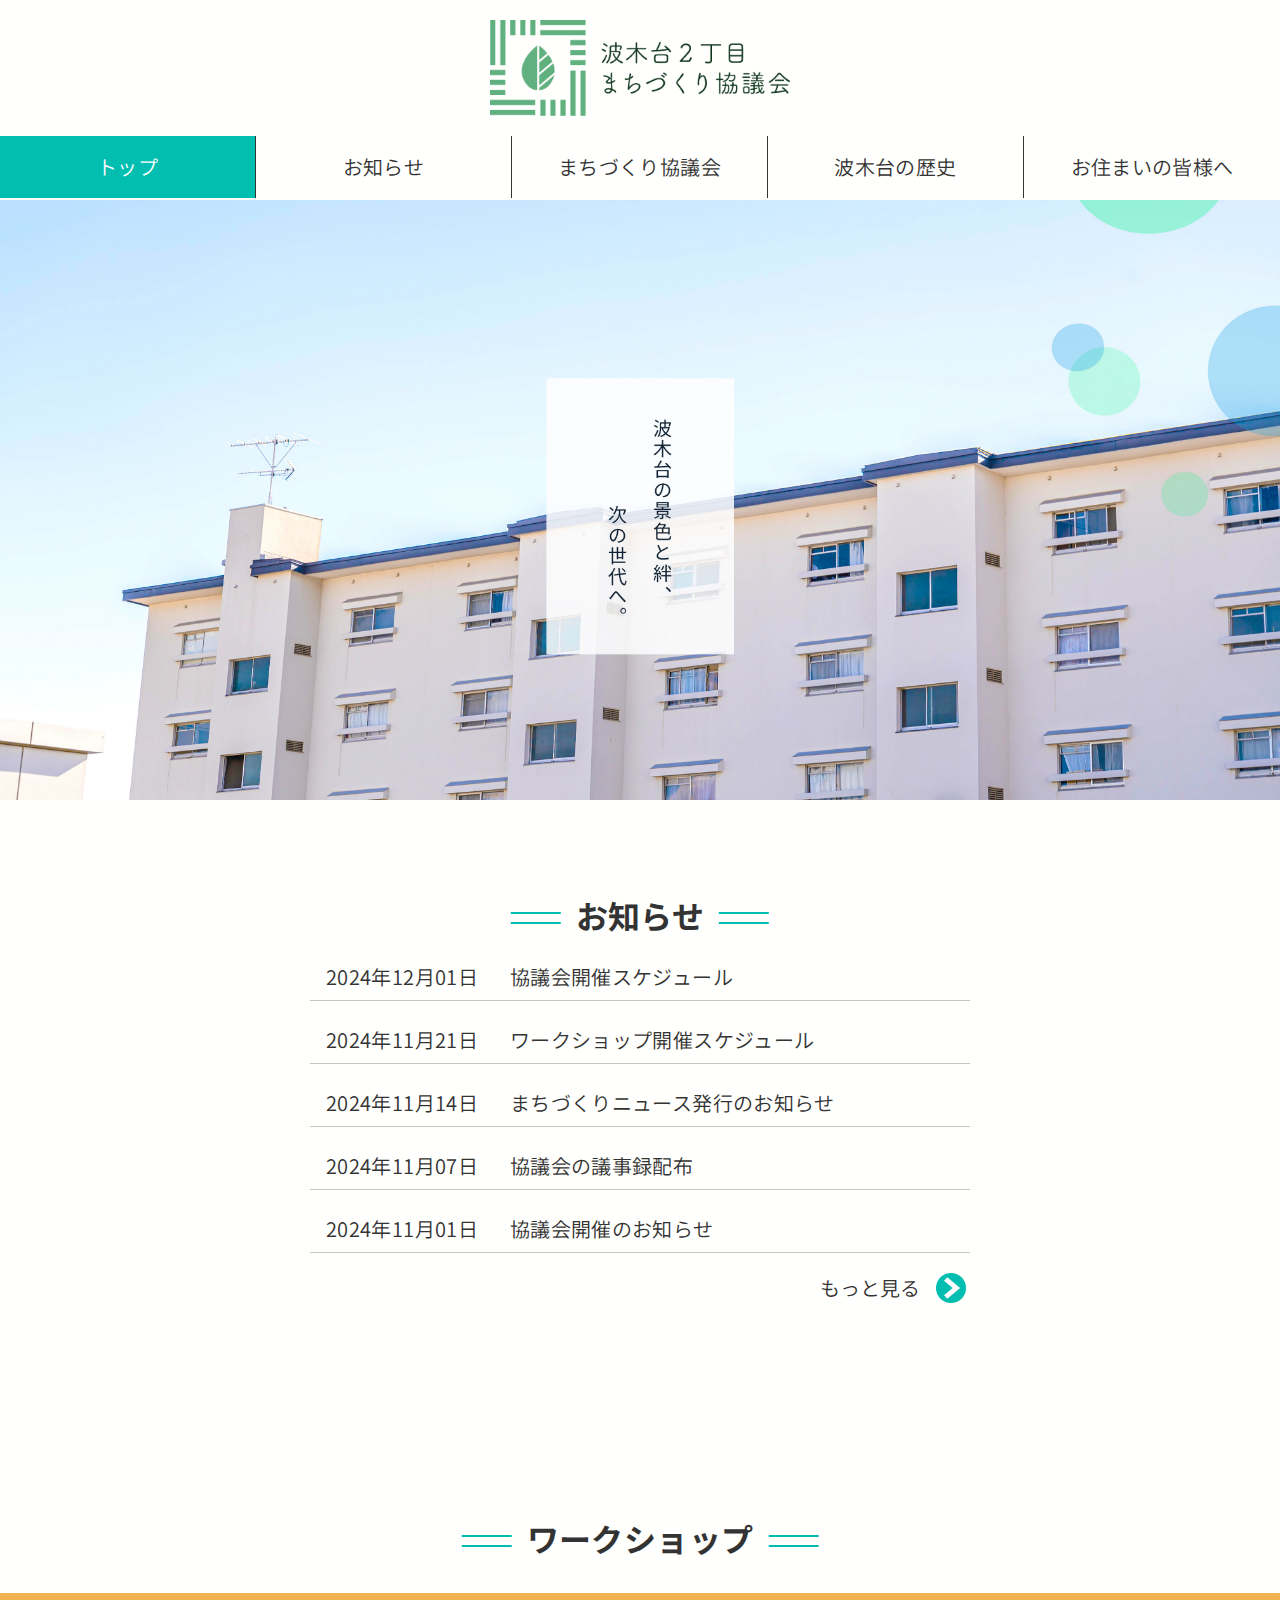
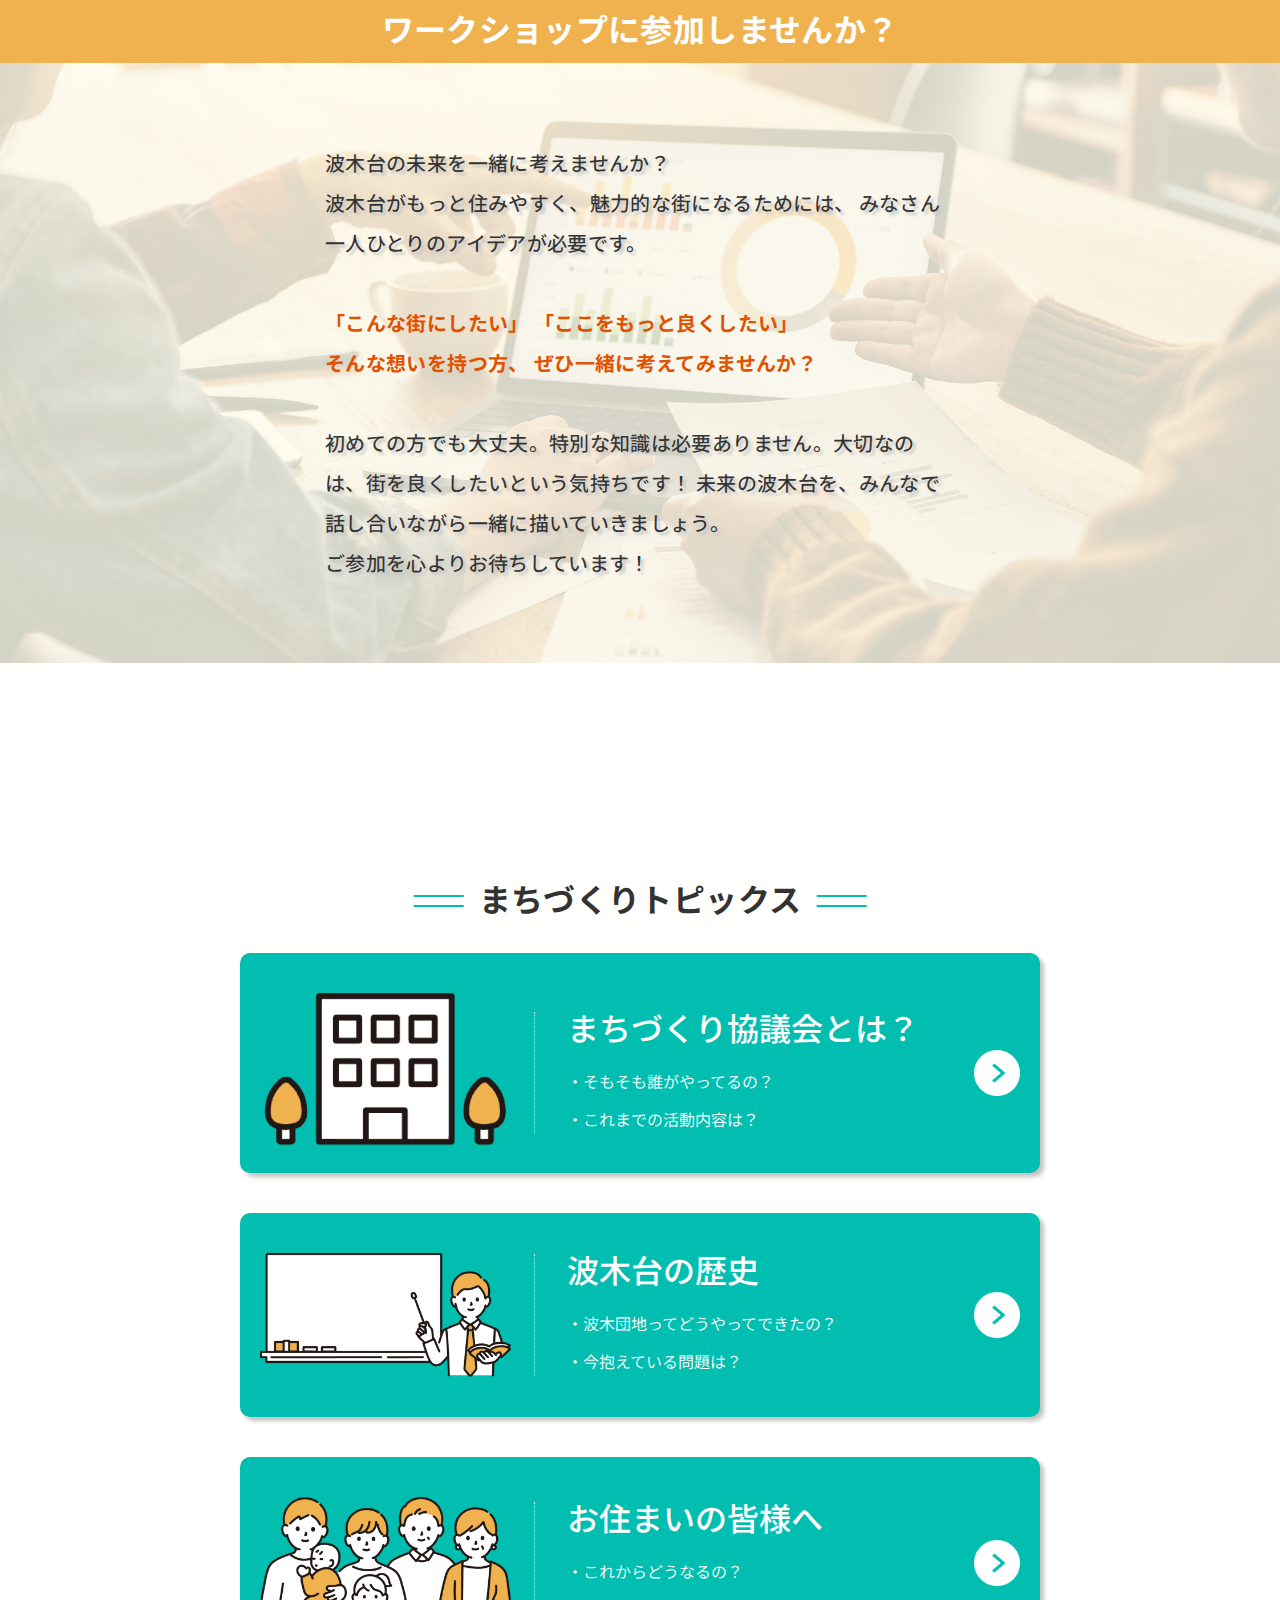
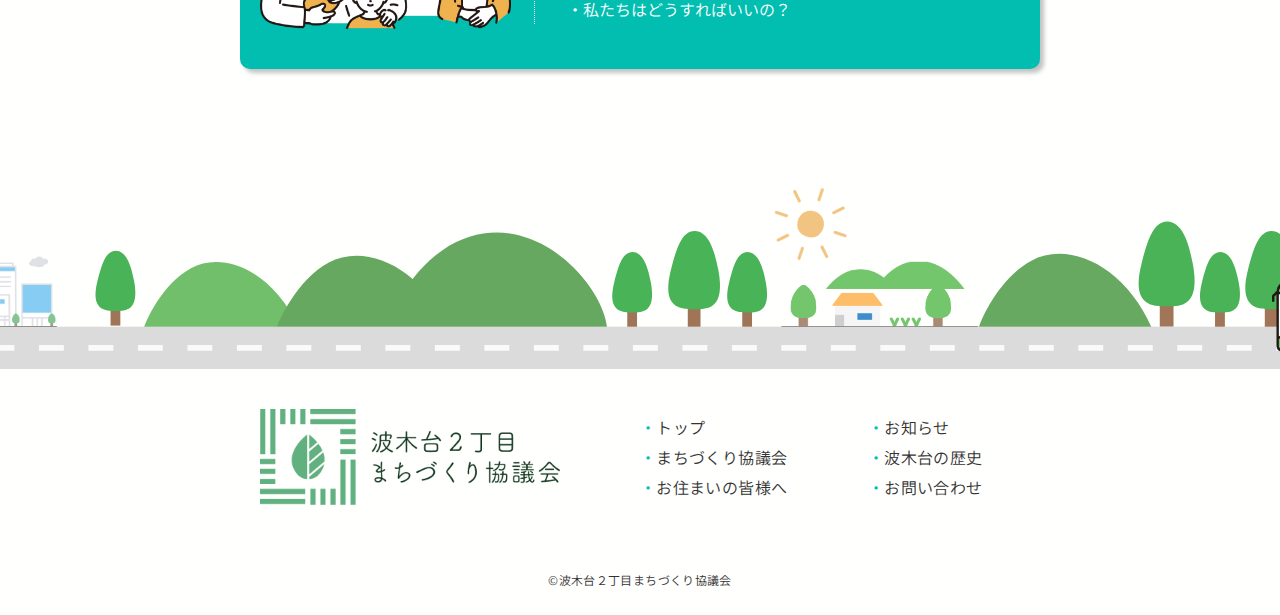
<file: index.html>
<!DOCTYPE html>
<html lang="ja">
    <head>
        <meta charset="UTF-8" />
        <meta name="viewport" content="width=device-width, initial-scale=1.0" />
        <meta name="description" content="まちづくり協議会のサイト" />
        <meta name="robots" content="noindex,nofollow" />
        <title>波木台２丁目まちづくり協議会</title>
        <!-- リセットCSS -->
        <link rel="stylesheet" href="css/destyle.css" />
        <!-- googlefont -->
        <link rel="preconnect" href="https://fonts.googleapis.com" />
        <link rel="preconnect" href="https://fonts.gstatic.com" crossorigin />
        <link
            href="https://fonts.googleapis.com/css2?family=Noto+Sans+JP:wght@100..900&display=swap"
            rel="stylesheet" />

        <!-- ファビコン -->
        <link
            rel="icon"
            type="image/png"
            href="img/favicon//favicon-96x96.png"
            sizes="96x96" />
        <link rel="icon" type="image/svg+xml" href="img/favicon//favicon.svg" />
        <link rel="shortcut icon" href="img/favicon//favicon.ico" />
        <link
            rel="apple-touch-icon"
            sizes="180x180"
            href="img/favicon//apple-touch-icon.png" />
        <meta
            name="apple-mobile-web-app-title"
            content="渦森台２丁目まちづくり協議会" />
        <link rel="manifest" href="img/favicon//site.webmanifest" />

        <!-- ページのCSS -->
        <link rel="stylesheet" href="css/top.css" />
    </head>

    <body id="top">
        <!-- ****************************** header *********************************** -->

        <header>
            <h1>
                <a href="index.html"
                    ><img src="img/logo.png" alt="まちづくり協議会のロゴ"
                /></a>
            </h1>

            <!-- ドロワーボタン -->
            <button id="drawerbutton">
                <div class="drawerbutton_inner">
                    <span></span>
                    <span></span>
                    <span></span>
                </div>
            </button>

            <nav class="navmenu">
                <ul>
                    <li>
                        <a href="index.html"
                            ><span>トップ</span>
                            <span
                                ><img
                                    src="img/top_button_01.png"
                                    alt="" /></span
                        ></a>
                    </li>
                    <li>
                        <a href="news.html"
                            ><span>お知らせ</span
                            ><span
                                ><img
                                    src="img/top_button_01.png"
                                    alt="" /></span
                        ></a>
                    </li>
                    <li>
                        <a href="about.html"
                            ><span>まちづくり協議会</span
                            ><span
                                ><img
                                    src="img/top_button_01.png"
                                    alt="" /></span
                        ></a>
                    </li>
                    <li>
                        <a href="history.html"
                            ><span>波木台の歴史</span
                            ><span
                                ><img
                                    src="img/top_button_01.png"
                                    alt="" /></span
                        ></a>
                    </li>
                    <li>
                        <a href="message.html"
                            ><span>お住まいの皆様へ</span
                            ><span
                                ><img
                                    src="img/top_button_01.png"
                                    alt="" /></span
                        ></a>
                    </li>
                </ul>
            </nav>
        </header>

        <!-- ****************************** main *********************************** -->
        <main>
            <!-- ---fv--- -->
            <div class="fv"></div>

            <!-- ---------- news ---------------- -->
            <section id="sec_news">
                <h2>お知らせ</h2>
                <dl>
                    <div class="sec_news_inner">
                        <dt>
                            <time datetime="2024-12-01">2024年12月01日</time>
                        </dt>
                        <dd>協議会開催スケジュール</dd>
                    </div>
                    <div class="sec_news_inner">
                        <dt>
                            <time datetime="2024-11-21">2024年11月21日</time>
                        </dt>
                        <dd>ワークショップ開催スケジュール</dd>
                    </div>
                    <div class="sec_news_inner">
                        <dt>
                            <time datetime="2024-11-14">2024年11月14日</time>
                        </dt>
                        <dd>まちづくりニュース発行のお知らせ</dd>
                    </div>
                    <div class="sec_news_inner">
                        <dt>
                            <time datetime="2024-11-07">2024年11月07日</time>
                        </dt>
                        <dd>協議会の議事録配布</dd>
                    </div>
                    <div class="sec_news_inner">
                        <dt>
                            <time datetime="2024-11-01">2024年11月01日</time>
                        </dt>
                        <dd>協議会開催のお知らせ</dd>
                    </div>
                </dl>

                <a href="news.html"
                    ><button class="more_button">
                        <p>もっと見る</p>
                        <div class="more_button_img">
                            <img src="img/top_button_01.png" alt="" />
                        </div></button
                ></a>
            </section>

            <!-- ---------- workshop ---------------- -->
            <section id="sec_workshop">
                <h2>ワークショップ</h2>
                <h3>ワークショップに参加しませんか？</h3>
                <div class="sec_workshop_bg">
                    <div class="sec_workshop_bg_inner">
                        <p>
                            波木台の未来を一緒に考えませんか？<br />
                            波木台がもっと住みやすく、魅力的な街になるためには、
                            みなさん一人ひとりのアイデアが必要です。
                        </p>
                        <p>
                            「こんな街にしたい」
                            <span></span>「ここをもっと良くしたい」<br />
                            そんな想いを持つ方、<span
                            ></span> ぜひ一緒に考えてみませんか？
                        </p>
                        <p>
                            初めての方でも大丈夫。特別な知識は必要ありません。大切なのは、街を良くしたいという気持ちです！
                            未来の波木台を、みんなで話し合いながら一緒に描いていきましょう。<br />
                            ご参加を心よりお待ちしています！
                        </p>
                    </div>
                </div>
            </section>

            <!-- ---------- topics ---------------- -->
            <section id="sec_topics">
                <h2 class="change">まちづくりトピックス</h2>
                <div class="sec_topics_wrapper">
                    <a href="about.html"
                        ><button>
                            <div class="sec_topics_wrapper_itemesimg">
                                <img
                                    src="img/top_illust_01.png"
                                    alt="街づくり協議会" />
                            </div>
                            <div class="sec_topics_wrapper_itemestext">
                                <h3>まちづくり協議会とは？</h3>
                                <p>・そもそも誰がやってるの？</p>
                                <p>・これまでの活動内容は？</p>
                            </div>
                            <div class="sec_topics_wrapper_itemesbutton">
                                <img
                                    src="img/top_button_02.png"
                                    alt="街づくり協議会のページに飛べます" />
                            </div></button
                    ></a>

                    <a href="history.html"
                        ><button>
                            <div class="sec_topics_wrapper_itemesimg">
                                <img
                                    src="img/top_illust_02.png"
                                    alt="波木の歴史" />
                            </div>
                            <div class="sec_topics_wrapper_itemestext">
                                <h3>波木台の歴史</h3>
                                <p>・波木団地ってどうやってできたの？</p>
                                <p>・今抱えている問題は？</p>
                            </div>
                            <div class="sec_topics_wrapper_itemesbutton">
                                <img
                                    src="img/top_button_02.png"
                                    alt="波木台の歴史のページに飛べます" />
                            </div></button
                    ></a>

                    <a href="message.html"
                        ><button>
                            <div class="sec_topics_wrapper_itemesimg">
                                <img
                                    src="img/top_illust_03.png"
                                    alt="お住まいの皆様へ" />
                            </div>
                            <div class="sec_topics_wrapper_itemestext">
                                <h3>お住まいの皆様へ</h3>
                                <p>・これからどうなるの？</p>
                                <p>・私たちはどうすればいいの？</p>
                            </div>
                            <div class="sec_topics_wrapper_itemesbutton">
                                <img
                                    src="img/top_button_02.png"
                                    alt="お住まいの皆様へのページに飛べます" />
                            </div></button
                    ></a>
                </div>
            </section>
        </main>

        <!-- ****************************** footer *********************************** -->
        <footer>
            <div class="footer_bg">
                <div class="footer_bg_bus">
                    <img src="img/bus_illust.png" alt="バスのイラスト" />
                </div>
            </div>

            <div class="f_container">
                <h1>
                    <a href="index.html"
                        ><img src="img/logo.png" alt="まちづくり協議会のロゴ"
                    /></a>
                </h1>

                <nav>
                    <ul>
                        <li>
                            <a href="index.html"><span>・</span>トップ</a>
                        </li>
                        <li>
                            <a href="news.html"><span>・</span>お知らせ</a>
                        </li>
                        <li>
                            <a href="about.html"
                                ><span>・</span>まちづくり協議会</a
                            >
                        </li>
                        <li>
                            <a href="history.html"
                                ><span>・</span>波木台の歴史</a
                            >
                        </li>
                        <li>
                            <a href="message.html"
                                ><span>・</span>お住まいの皆様へ</a
                            >
                        </li>
                        <li>
                            <a href="form.html"><span>・</span>お問い合わせ</a>
                        </li>
                    </ul>
                </nav>
            </div>

            <small>&copy;波木台２丁目まちづくり協議会</small>
        </footer>
    </body>

    <script src="js/common.js"></script>
</html>
</file>
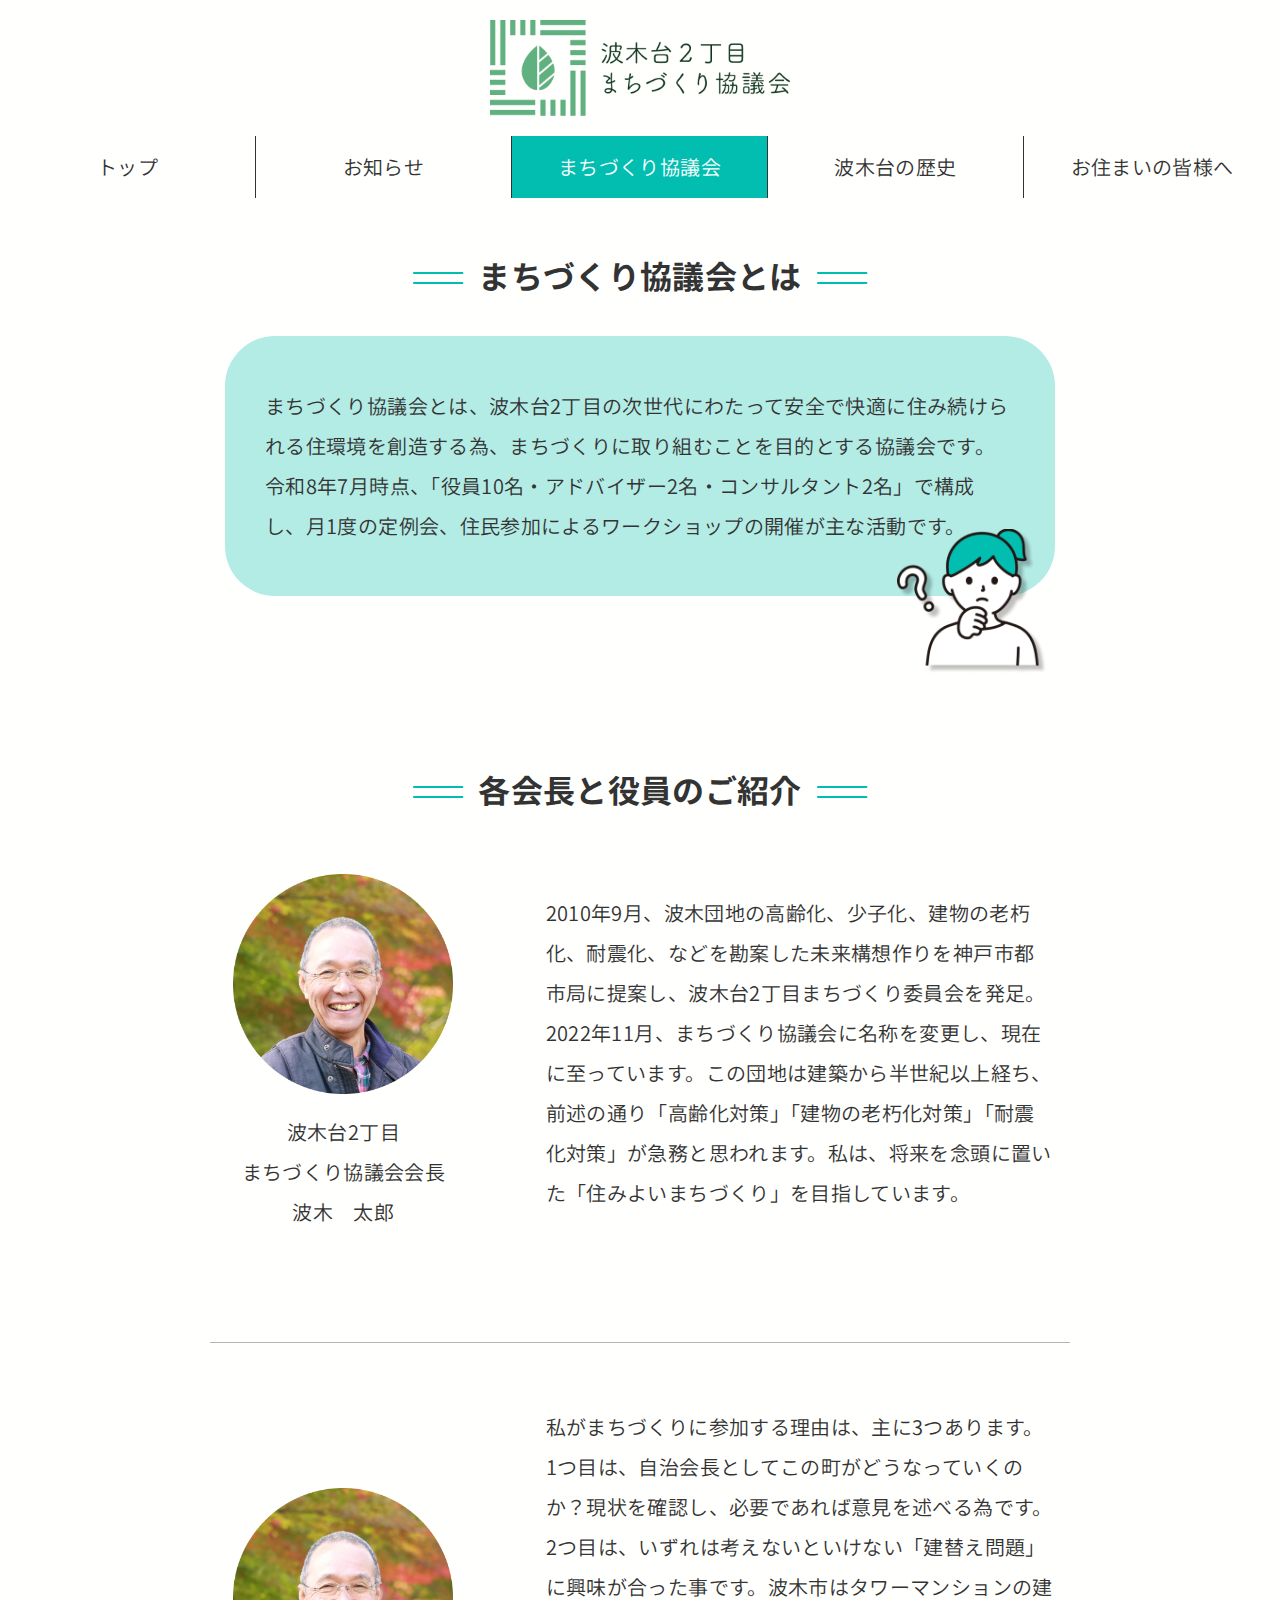
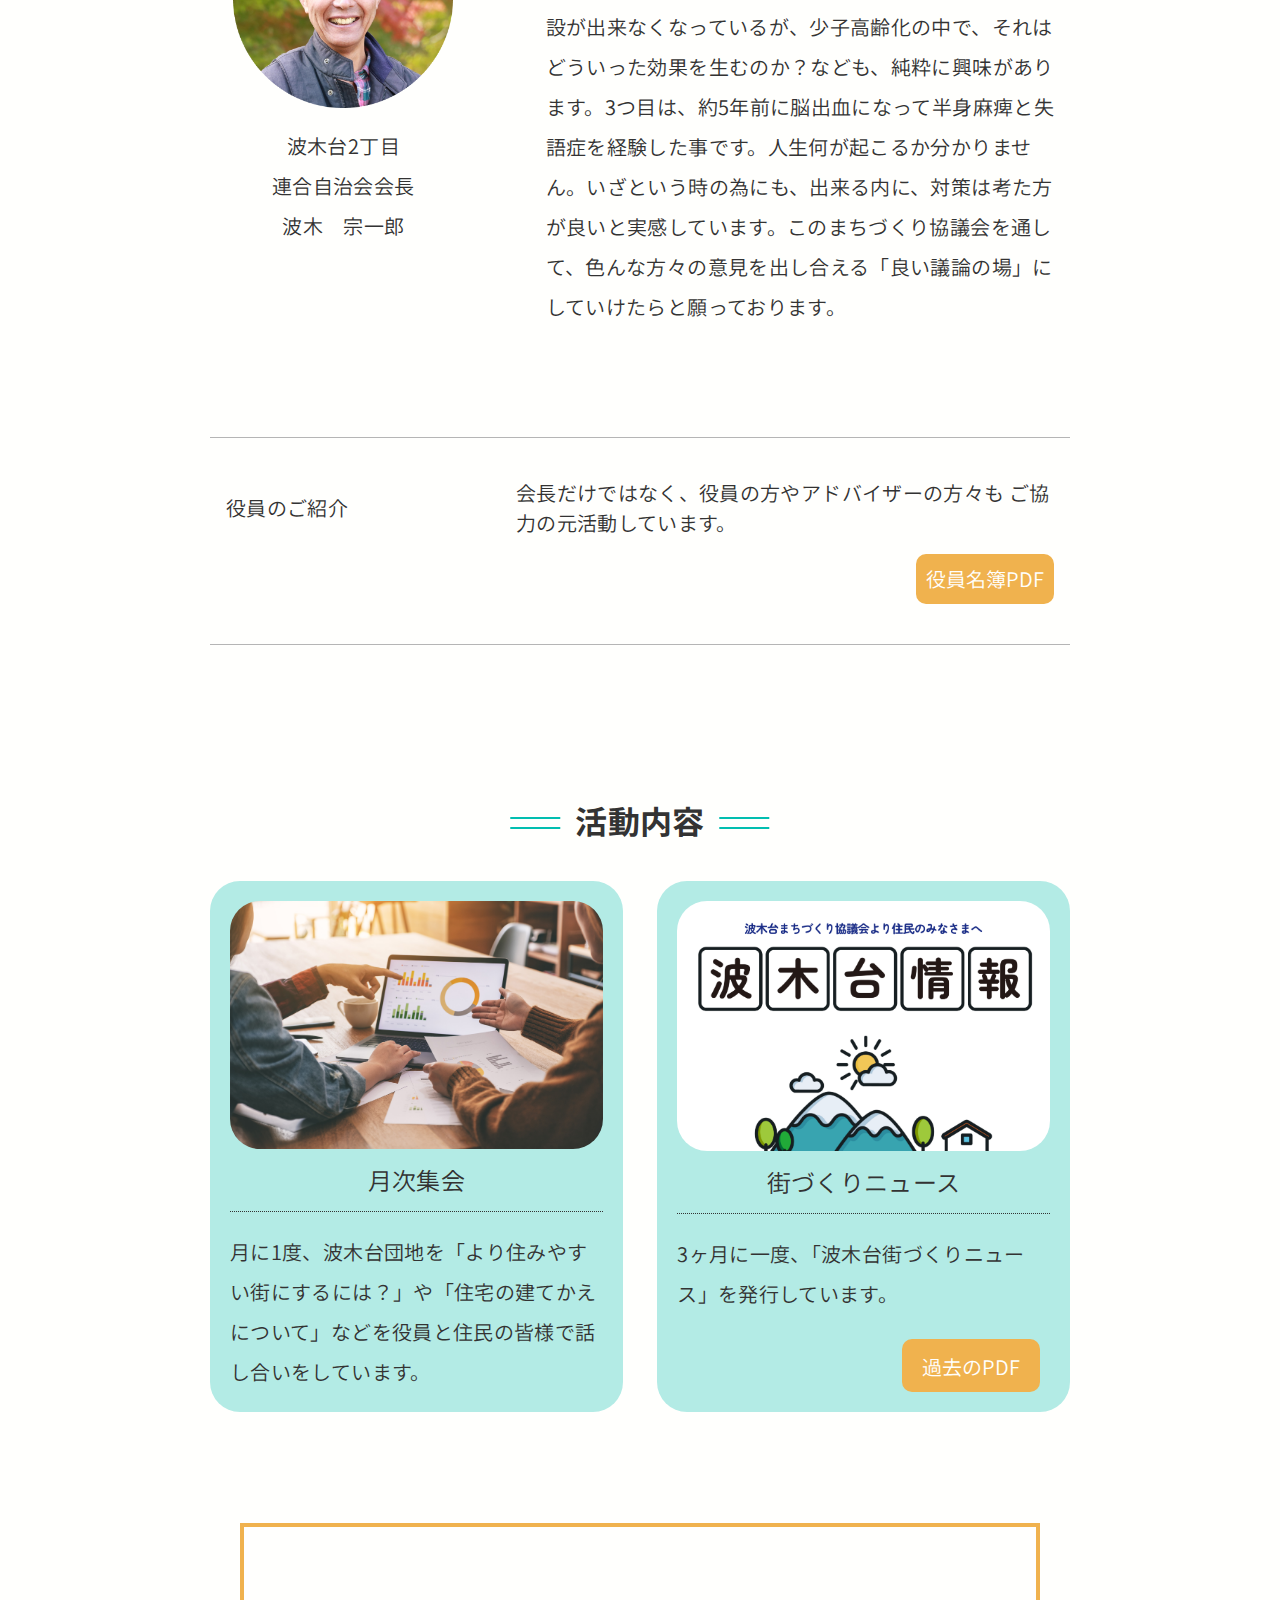
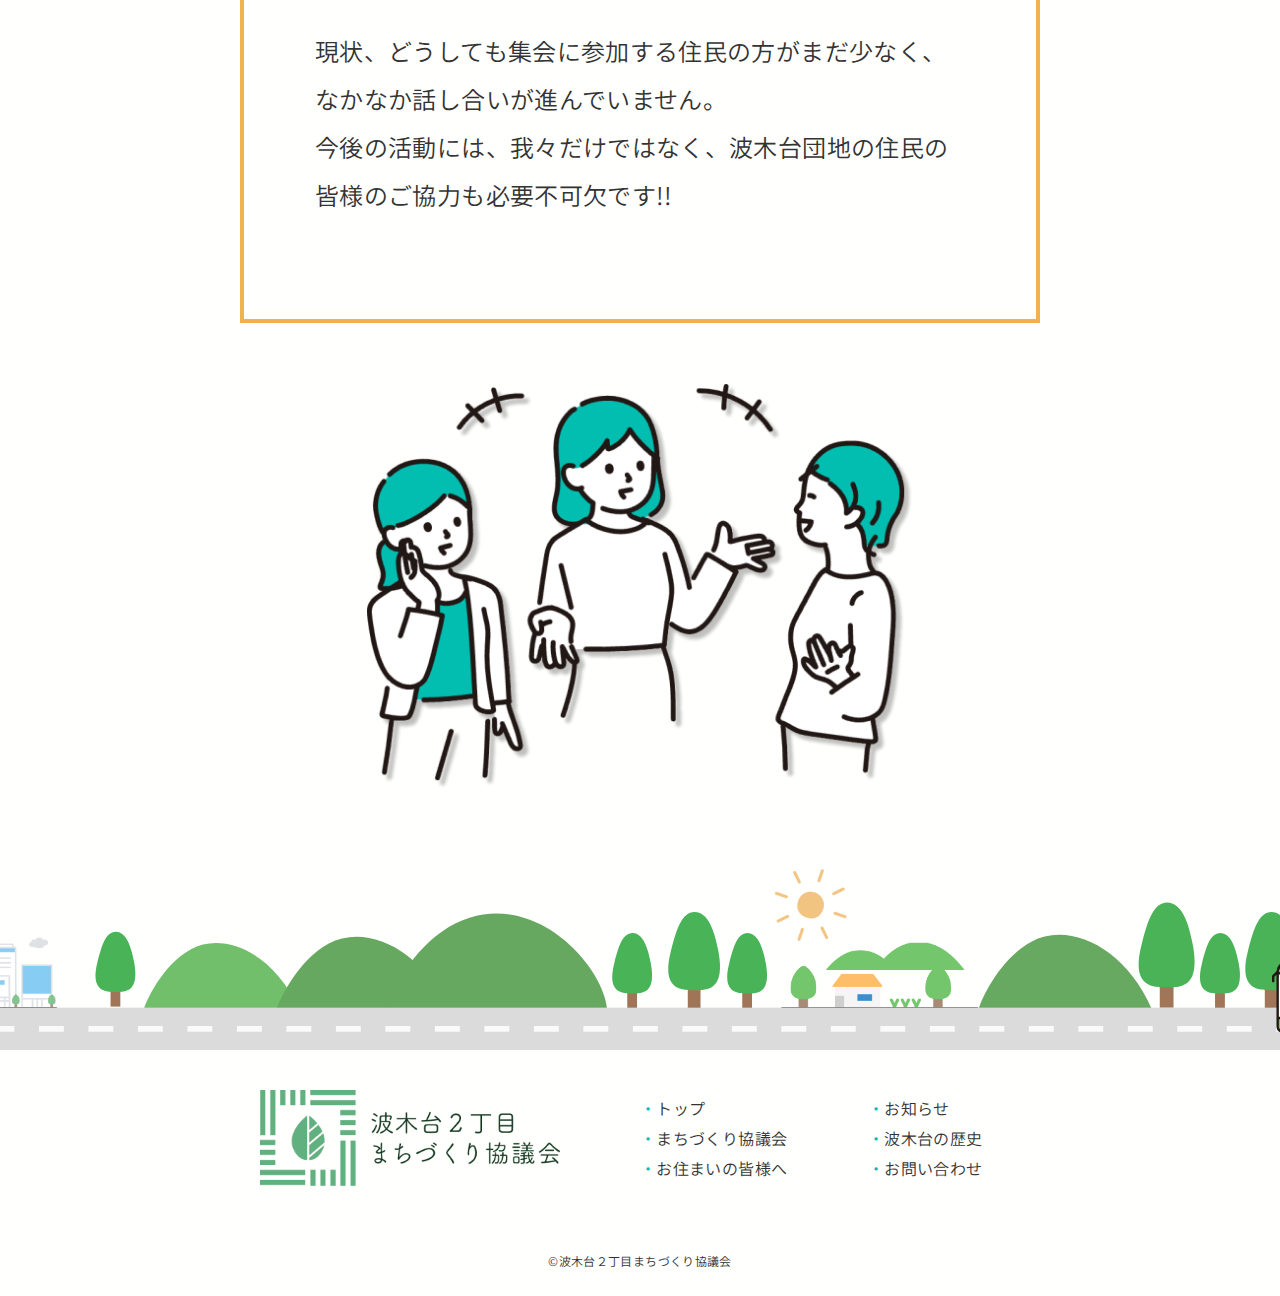
<file: about.html>
<!DOCTYPE html>
<html lang="ja">
    <head>
        <meta charset="UTF-8" />
        <meta name="viewport" content="width=device-width, initial-scale=1.0" />
        <meta name="description" content="まちづくり協議会について" />
        <meta name="robots" content="noindex,nofollow" />
        <title>まちづくり協議会について｜波木台２丁目まちづくり協議会</title>
        <!-- リセットCSS -->
        <link rel="stylesheet" href="css/destyle.css" />
        <!-- googlefont -->
        <link rel="preconnect" href="https://fonts.googleapis.com" />
        <link rel="preconnect" href="https://fonts.gstatic.com" crossorigin />
        <link
            href="https://fonts.googleapis.com/css2?family=Noto+Sans+JP:wght@100..900&display=swap"
            rel="stylesheet" />

        <!-- ファビコン -->
        <link
            rel="icon"
            type="image/png"
            href="img/favicon//favicon-96x96.png"
            sizes="96x96" />
        <link rel="icon" type="image/svg+xml" href="img/favicon//favicon.svg" />
        <link rel="shortcut icon" href="img/favicon//favicon.ico" />
        <link
            rel="apple-touch-icon"
            sizes="180x180"
            href="img/favicon//apple-touch-icon.png" />
        <meta
            name="apple-mobile-web-app-title"
            content="渦森台２丁目まちづくり協議会" />
        <link rel="manifest" href="img/favicon//site.webmanifest" />

        <!-- ページのCSS ここをIDの名前に-->
        <link rel="stylesheet" href="css/about.css" />
    </head>

    <body id="about">
        <!-- ****************************** header *********************************** -->

        <header>
            <h1>
                <a href="index.html"
                    ><img src="img/logo.png" alt="まちづくり協議会のロゴ"
                /></a>
            </h1>

            <!-- ドロワーボタン -->
            <button id="drawerbutton">
                <div class="drawerbutton_inner">
                    <span></span>
                    <span></span>
                    <span></span>
                </div>
            </button>

            <nav class="navmenu">
                <ul>
                    <li>
                        <a href="index.html"
                            ><span>トップ</span>
                            <span
                                ><img
                                    src="img/top_button_01.png"
                                    alt="" /></span
                        ></a>
                    </li>
                    <li>
                        <a href="news.html"
                            ><span>お知らせ</span
                            ><span
                                ><img
                                    src="img/top_button_01.png"
                                    alt="" /></span
                        ></a>
                    </li>
                    <li>
                        <a href="about.html"
                            ><span>まちづくり協議会</span
                            ><span
                                ><img
                                    src="img/top_button_01.png"
                                    alt="" /></span
                        ></a>
                    </li>
                    <li>
                        <a href="history.html"
                            ><span>波木台の歴史</span
                            ><span
                                ><img
                                    src="img/top_button_01.png"
                                    alt="" /></span
                        ></a>
                    </li>
                    <li>
                        <a href="message.html"
                            ><span>お住まいの皆様へ</span
                            ><span
                                ><img
                                    src="img/top_button_01.png"
                                    alt="" /></span
                        ></a>
                    </li>
                </ul>
            </nav>
        </header>

        <!-- ****************************** main *********************************** -->
        <main>
            <!-- -----mainの中を変えてね------ -->
            <section class="about_top">
                <h2>まちづくり協議会とは</h2>
                <div class="textbox">
                    <p>
                        まちづくり協議会とは、波木台2丁目の次世代にわたって安全で快適に住み続けられる住環境を創造する為、まちづくりに取り組むことを目的とする協議会です。
                        令和8年7月時点、「役員10名・アドバイザー2名・コンサルタント2名」で構成し、月1度の定例会、住民参加によるワークショップの開催が主な活動です。
                    </p>
                    <div class="aboutTOP_image">
                        <img src="img/about_illust_01.png" alt="考える女性" />
                    </div>
                </div>
            </section>

            <section id="about_middle">
                <h2>各会長と役員のご紹介</h2>
                <div class="contentsWrap">
                    <div class="contentsbox01">
                        <div class="box01_image">
                            <img
                                src="img/about_photo_01.png"
                                alt="波木会長の写真" />
                        </div>
                        <ul>
                            <li>波木台2丁目</li>
                            <li>まちづくり協議会会長</li>
                            <li>波木　太郎</li>
                        </ul>
                    </div>
                    <div class="textbox01">
                        <p>
                            2010年9月、波木団地の高齢化、少子化、建物の老朽化、耐震化、などを勘案した未来構想作りを神戸市都市局に提案し、波木台2丁目まちづくり委員会を発足。2022年11月、まちづくり協議会に名称を変更し、現在に至っています。この団地は建築から半世紀以上経ち、前述の通り「高齢化対策」「建物の老朽化対策」「耐震化対策」が急務と思われます。私は、将来を念頭に置いた「住みよいまちづくり」を目指しています。
                        </p>
                    </div>
                </div>

                <div class="contentsWrap">
                    <div class="contentsbox01">
                        <div class="box01_image">
                            <img
                                src="img/about_photo_01.png"
                                alt="堤会長の写真" />　
                        </div>
                        <ul>
                            <li>波木台2丁目</li>
                            <li>連合自治会会長</li>
                            <li>波木　宗一郎</li>
                        </ul>
                    </div>
                    <div class="textbox01">
                        <p>
                            私がまちづくりに参加する理由は、主に3つあります。
                            1つ目は、自治会長としてこの町がどうなっていくのか？現状を確認し、必要であれば意見を述べる為です。2つ目は、いずれは考えないといけない「建替え問題」に興味が合った事です。波木市はタワーマンションの建設が出来なくなっているが、少子高齢化の中で、それはどういった効果を生むのか？なども、純粋に興味があります。3つ目は、約5年前に脳出血になって半身麻痺と失語症を経験した事です。人生何が起こるか分かりません。いざという時の為にも、出来る内に、対策は考た方が良いと実感しています。このまちづくり協議会を通して、色んな方々の意見を出し合える「良い議論の場」にしていけたらと願っております。
                        </p>
                    </div>
                </div>

                <div class="contentsWrap2">
                    <div class="contentsbox01">
                        <p>役員のご紹介</p>
                        <p>
                            会長だけではなく、役員の方やアドバイザーの方々も
                            ご協力の元活動しています。
                        </p>
                    </div>

                    <div class="button00">
                        <a href="#" target="_blank">
                            <button>役員名簿PDF</button>
                        </a>
                    </div>
                </div>
            </section>

            <section id="about_bottom">
                <h2>活動内容</h2>
                <div class="itemWrap">
                    <div class="item">
                        <div class="item_image">
                            <img
                                src="img/about_photo_02.jpg"
                                alt="ワークショップの写真" />
                        </div>
                        <div class="about_h3title">
                            <h3>月次集会</h3>
                        </div>
                        <p>
                            月に1度、波木台団地を「より住みやすい街にするには？」や「住宅の建てかえについて」などを役員と住民の皆様で話し合いをしています。
                        </p>
                    </div>

                    <div class="item">
                        <div class="item_image">
                            <img
                                src="img/about_photo_03.jpg"
                                alt="街づくりニュースの写真" />
                        </div>
                        <div class="about_h3title">
                            <h3>街づくりニュース</h3>
                        </div>
                        <p>
                            3ヶ月に一度、「波木台街づくりニュース」を発行しています。
                        </p>
                        <a href="#" target="_blank"
                            ><button>過去のPDF</button></a
                        >
                    </div>
                </div>

                <div class="aboutMessage">
                    <div class="aboutMessage_text">
                        <p>
                            現状、どうしても集会に参加する住民の方がまだ少なく、なかなか話し合いが進んでいません。<br />
                            今後の活動には、我々だけではなく、波木台団地の住民の皆様のご協力も必要不可欠です!!
                        </p>
                    </div>

                    <div class="aboutMessage_image">
                        <img
                            src="img/about_illust_02.png"
                            alt="話し合う人々のイラスト" />
                    </div>
                </div>
            </section>
        </main>

        <!-- ****************************** footer *********************************** -->
        <footer>
            <div class="footer_bg">
                <div class="footer_bg_bus">
                    <img src="img/bus_illust.png" alt="バスのイラスト" />
                </div>
            </div>

            <div class="f_container">
                <h1>
                    <a href="index.html"
                        ><img src="img/logo.png" alt="まちづくり協議会のロゴ"
                    /></a>
                </h1>

                <nav>
                    <ul>
                        <li>
                            <a href="index.html"><span>・</span>トップ</a>
                        </li>
                        <li>
                            <a href="news.html"><span>・</span>お知らせ</a>
                        </li>
                        <li>
                            <a href="about.html"
                                ><span>・</span>まちづくり協議会</a
                            >
                        </li>
                        <li>
                            <a href="history.html"
                                ><span>・</span>波木台の歴史</a
                            >
                        </li>
                        <li>
                            <a href="message.html"
                                ><span>・</span>お住まいの皆様へ</a
                            >
                        </li>
                        <li>
                            <a href="form.html"><span>・</span>お問い合わせ</a>
                        </li>
                    </ul>
                </nav>
            </div>

            <small>&copy;波木台２丁目まちづくり協議会</small>
        </footer>
    </body>

    <script src="js/common.js"></script>
</html>
</file>
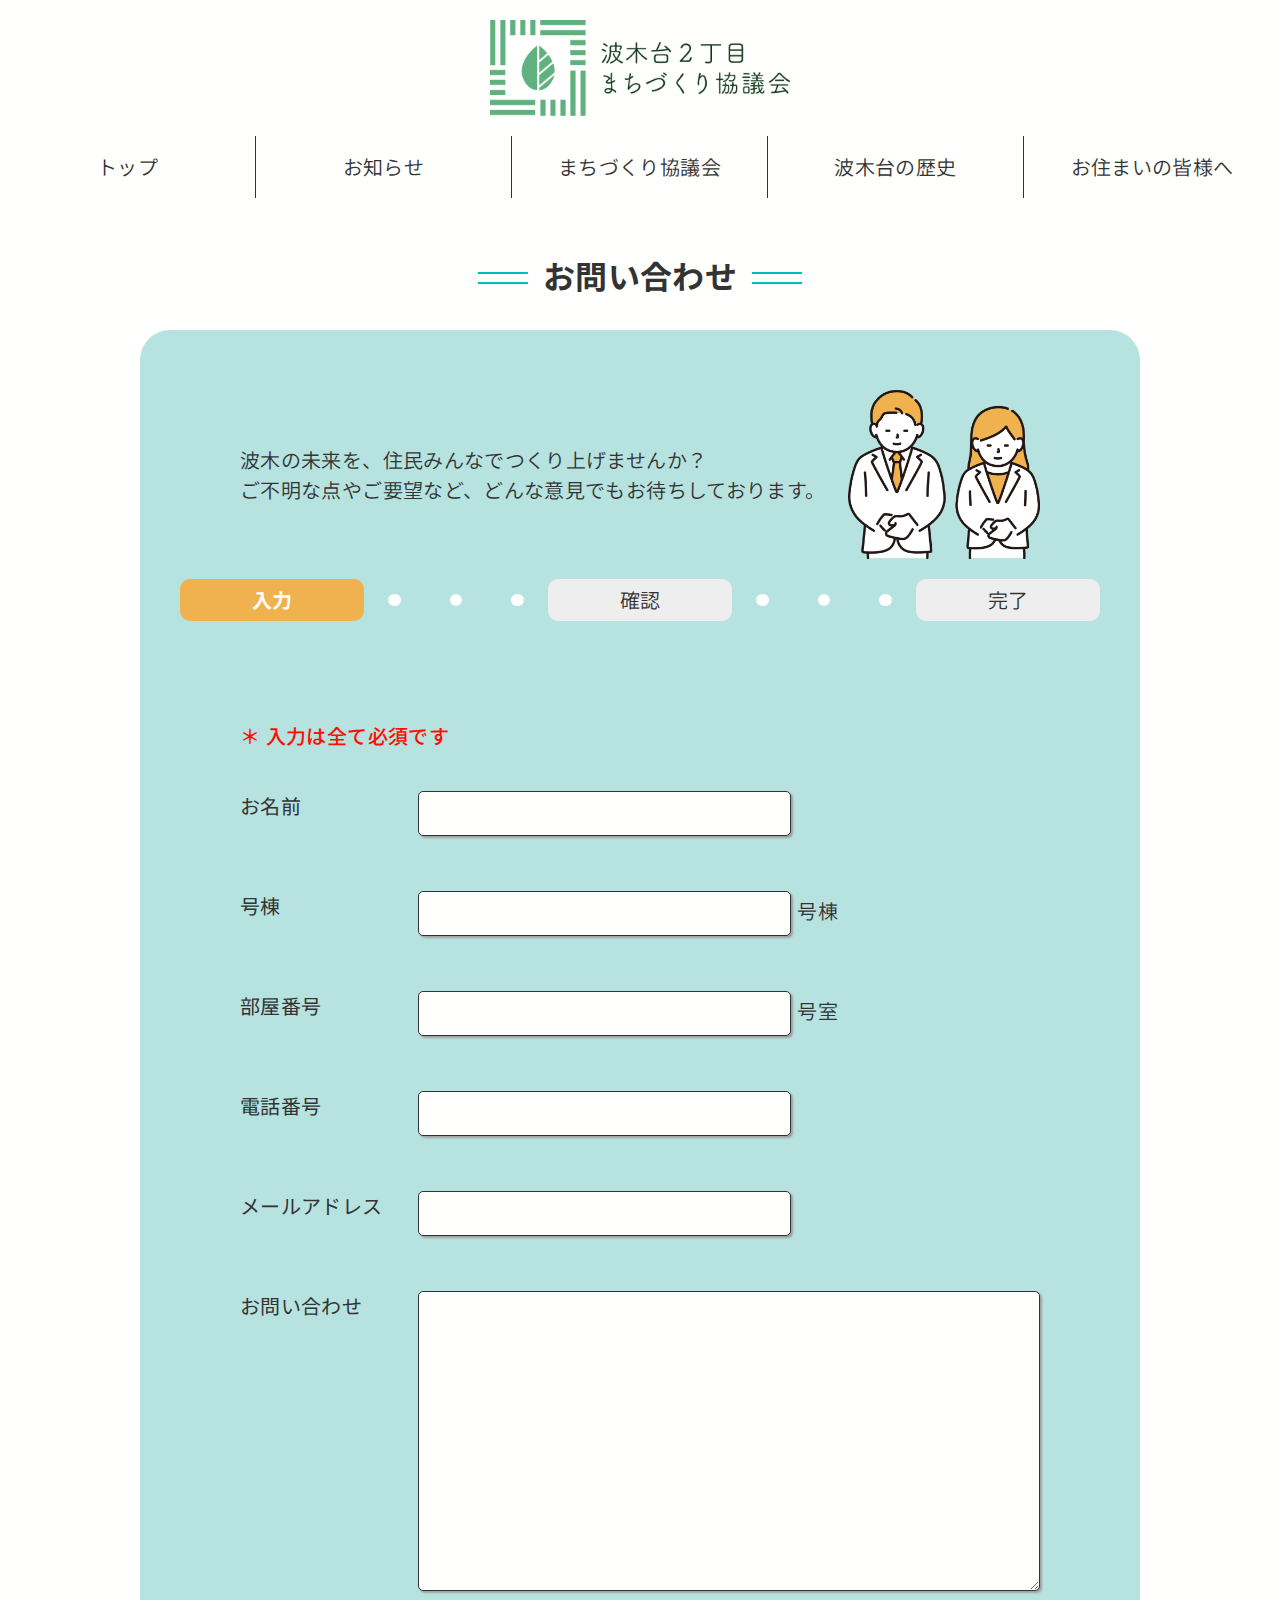
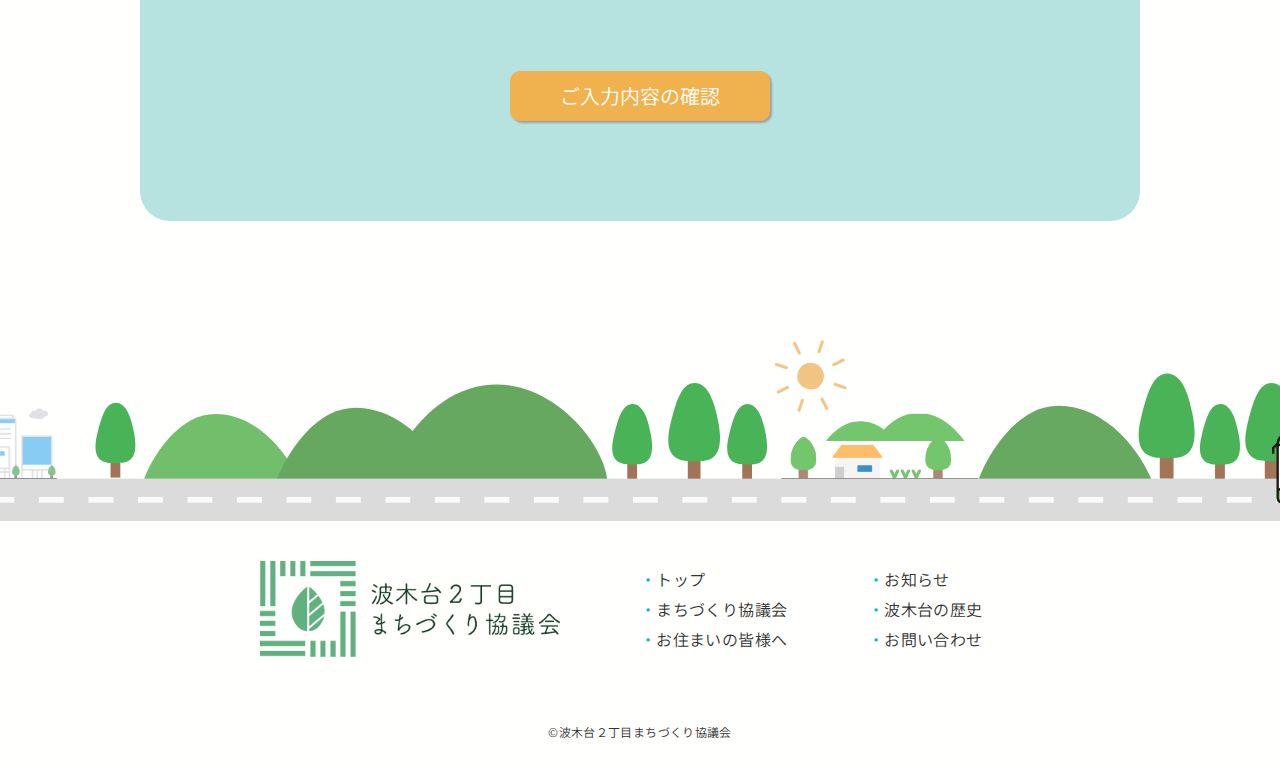
<file: form.html>
<!DOCTYPE html>
<html lang="ja">
    <head>
        <meta charset="UTF-8" />
        <meta name="viewport" content="width=device-width, initial-scale=1.0" />
        <meta
            name="description"
            content="まちづくり協議会のサイトのお問い合わせ" />
        <meta name="robots" content="noindex,nofollow" />
        <title>お問い合わせ｜波木台２丁目まちづくり協議会</title>
        <!-- リセットCSS -->
        <link rel="stylesheet" href="css/destyle.css" />
        <!-- googlefont -->
        <link rel="preconnect" href="https://fonts.googleapis.com" />
        <link rel="preconnect" href="https://fonts.gstatic.com" crossorigin />
        <link
            href="https://fonts.googleapis.com/css2?family=Noto+Sans+JP:wght@100..900&display=swap"
            rel="stylesheet" />

        <!-- ファビコン -->
        <link
            rel="icon"
            type="image/png"
            href="img/favicon//favicon-96x96.png"
            sizes="96x96" />
        <link rel="icon" type="image/svg+xml" href="img/favicon//favicon.svg" />
        <link rel="shortcut icon" href="img/favicon//favicon.ico" />
        <link
            rel="apple-touch-icon"
            sizes="180x180"
            href="img/favicon//apple-touch-icon.png" />
        <meta
            name="apple-mobile-web-app-title"
            content="渦森台２丁目まちづくり協議会" />
        <link rel="manifest" href="img/favicon//site.webmanifest" />

        <!-- ページのCSS ここをIDの名前に-->
        <link rel="stylesheet" href="css/form.css" />
    </head>

    <body id="form">
        <!-- ****************************** header *********************************** -->

        <header>
            <h1>
                <a href="index.html"
                    ><img src="img/logo.png" alt="まちづくり協議会のロゴ"
                /></a>
            </h1>

            <!-- ドロワーボタン -->
            <button id="drawerbutton">
                <div class="drawerbutton_inner">
                    <span></span>
                    <span></span>
                    <span></span>
                </div>
            </button>

            <nav class="navmenu">
                <ul>
                    <li>
                        <a href="index.html"
                            ><span>トップ</span>
                            <span
                                ><img
                                    src="img/top_button_01.png"
                                    alt="" /></span
                        ></a>
                    </li>
                    <li>
                        <a href="news.html"
                            ><span>お知らせ</span
                            ><span
                                ><img
                                    src="img/top_button_01.png"
                                    alt="" /></span
                        ></a>
                    </li>
                    <li>
                        <a href="about.html"
                            ><span>まちづくり協議会</span
                            ><span
                                ><img
                                    src="img/top_button_01.png"
                                    alt="" /></span
                        ></a>
                    </li>
                    <li>
                        <a href="history.html"
                            ><span>波木台の歴史</span
                            ><span
                                ><img
                                    src="img/top_button_01.png"
                                    alt="" /></span
                        ></a>
                    </li>
                    <li>
                        <a href="message.html"
                            ><span>お住まいの皆様へ</span
                            ><span
                                ><img
                                    src="img/top_button_01.png"
                                    alt="" /></span
                        ></a>
                    </li>
                </ul>
            </nav>
        </header>

        <!-- ****************************** main *********************************** -->
        <main>
            <h2>お問い合わせ</h2>

            <section class="container">
                <div class="massege wrapper">
                    <p>
                        波木の未来を、住民みんなでつくり上げませんか？<br />
                        ご不明な点やご要望など、どんな意見でもお待ちしております。
                    </p>
                    <div class="massege_img">
                        <img
                            src="img/form_illust_01.png"
                            alt="お辞儀する男女" />
                    </div>
                </div>

                <!-- 入力の進捗確認バー -->
                <aside class="progress">
                    <p>入力</p>
                    <div class="dotted_line">
                        <span class="dotted"></span>
                        <span class="dotted"></span>
                        <span class="dotted"></span>
                    </div>

                    <p>確認</p>
                    <div class="dotted_line">
                        <span class="dotted"></span>
                        <span class="dotted"></span>
                        <span class="dotted"></span>
                    </div>

                    <p>完了</p>
                </aside>

                <!-- フォーム -->
                <form class="wrapper" action="" method="">
                    <table>
                        <caption>
                            入力は全て必須です
                        </caption>
                        <!-- お名前 -->
                        <tr>
                            <th class="name"><label>お名前</label></th>
                            <td>
                                <input type="text" name="user_name" required />
                            </td>
                        </tr>

                        <!-- 号棟 -->
                        <tr>
                            <th class="building_number"><label>号棟</label></th>
                            <td>
                                <input
                                    type="text"
                                    name="building_number"
                                    required />号棟
                            </td>
                        </tr>

                        <!-- 号棟 -->
                        <tr>
                            <th class="room_number"><label>部屋番号</label></th>
                            <td>
                                <input
                                    type="text"
                                    name="building_number"
                                    required />号室
                            </td>
                        </tr>

                        <!-- 電話番号 -->
                        <tr>
                            <th class="phone_number">
                                <label>電話番号</label>
                            </th>
                            <td>
                                <input
                                    type="text"
                                    name="phone_number"
                                    required />
                            </td>
                        </tr>

                        <!-- メールアドレス -->
                        <tr>
                            <th class="mail_number">
                                <label>メールアドレス</label>
                            </th>
                            <td>
                                <input
                                    type="text"
                                    name="mail_number"
                                    required />
                            </td>
                        </tr>

                        <!-- お問い合わせ内容 -->
                        <tr>
                            <th class="room_number">
                                <label>お問い合わせ</label>
                            </th>
                            <td class="massege_area">
                                <textarea
                                    name="massege"
                                    id=""
                                    required></textarea>
                            </td>
                        </tr>
                    </table>

                    <div class="submit_button">
                        <!-- プレゼン用でaタグ入れてページ飛ぶように入れてます -->
                        <a href="form_confirmation.html"
                            ><input type="button" value="ご入力内容の確認"
                        /></a>
                    </div>
                </form>
            </section>
        </main>

        <!-- ****************************** footer *********************************** -->
        <footer>
            <div class="footer_bg">
                <div class="footer_bg_bus">
                    <img src="img/bus_illust.png" alt="バスのイラスト" />
                </div>
            </div>

            <div class="f_container">
                <h1>
                    <a href="index.html"
                        ><img src="img/logo.png" alt="まちづくり協議会のロゴ"
                    /></a>
                </h1>

                <nav>
                    <ul>
                        <li>
                            <a href="index.html"><span>・</span>トップ</a>
                        </li>
                        <li>
                            <a href="news.html"><span>・</span>お知らせ</a>
                        </li>
                        <li>
                            <a href="about.html"
                                ><span>・</span>まちづくり協議会</a
                            >
                        </li>
                        <li>
                            <a href="history.html"
                                ><span>・</span>波木台の歴史</a
                            >
                        </li>
                        <li>
                            <a href="message.html"
                                ><span>・</span>お住まいの皆様へ</a
                            >
                        </li>
                        <li>
                            <a href="form.html"><span>・</span>お問い合わせ</a>
                        </li>
                    </ul>
                </nav>
            </div>

            <small>&copy;波木台２丁目まちづくり協議会</small>
        </footer>
    </body>

    <script src="js/common.js"></script>
</html>
</file>
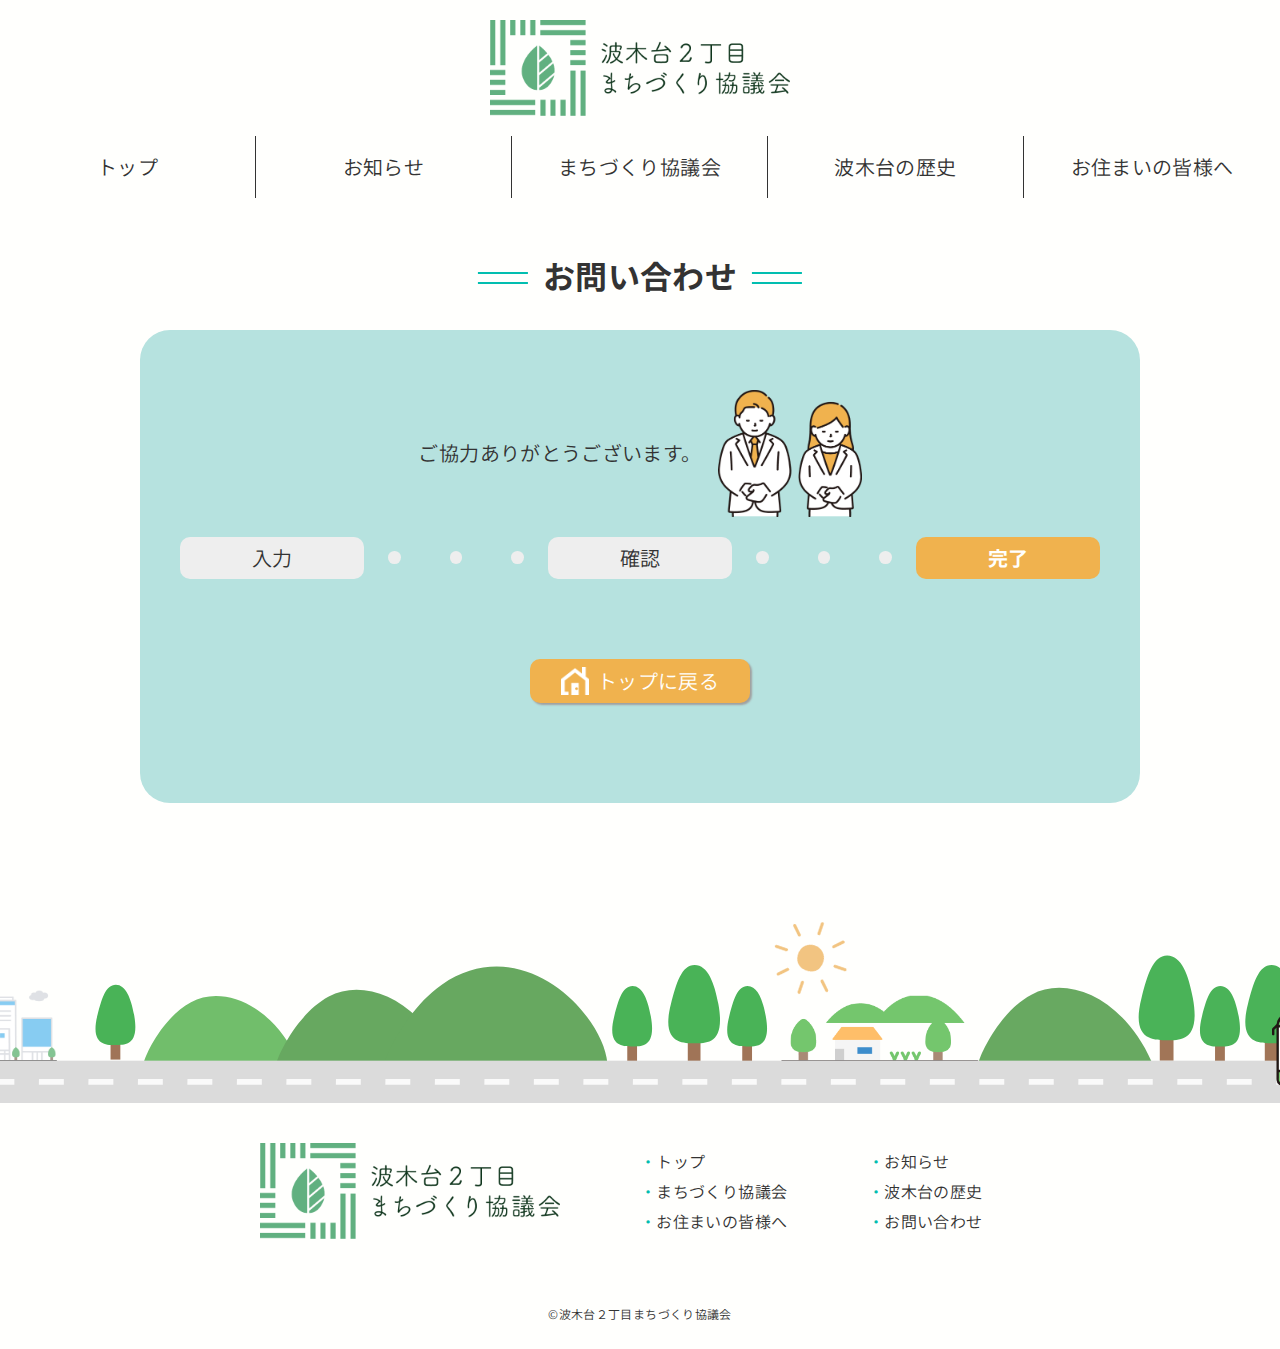
<file: form_completion.html>
<!DOCTYPE html>
<html lang="ja">
    <head>
        <meta charset="UTF-8" />
        <meta name="viewport" content="width=device-width, initial-scale=1.0" />
        <meta
            name="description"
            content="まちづくり協議会のサイトのお問い合わせ" />
        <meta name="robots" content="noindex,nofollow" />
        <title>お問い合わせ(完了画面)｜波木台２丁目まちづくり協議会</title>
        <!-- リセットCSS -->
        <link rel="stylesheet" href="css/destyle.css" />
        <!-- googlefont -->
        <link rel="preconnect" href="https://fonts.googleapis.com" />
        <link rel="preconnect" href="https://fonts.gstatic.com" crossorigin />
        <link
            href="https://fonts.googleapis.com/css2?family=Noto+Sans+JP:wght@100..900&display=swap"
            rel="stylesheet" />

        <!-- ファビコン -->
        <link
            rel="icon"
            type="image/png"
            href="img/favicon//favicon-96x96.png"
            sizes="96x96" />
        <link rel="icon" type="image/svg+xml" href="img/favicon//favicon.svg" />
        <link rel="shortcut icon" href="img/favicon//favicon.ico" />
        <link
            rel="apple-touch-icon"
            sizes="180x180"
            href="img/favicon//apple-touch-icon.png" />
        <meta
            name="apple-mobile-web-app-title"
            content="渦森台２丁目まちづくり協議会" />
        <link rel="manifest" href="img/favicon//site.webmanifest" />

        <!-- ページのCSS ここをIDの名前に-->
        <link rel="stylesheet" href="css/form.css" />
    </head>

    <body id="form_completion">
        <!-- ****************************** header *********************************** -->

        <header>
            <h1>
                <a href="index.html"
                    ><img src="img/logo.png" alt="まちづくり協議会のロゴ"
                /></a>
            </h1>

            <!-- ドロワーボタン -->
            <button id="drawerbutton">
                <div class="drawerbutton_inner">
                    <span></span>
                    <span></span>
                    <span></span>
                </div>
            </button>

            <nav class="navmenu">
                <ul>
                    <li>
                        <a href="index.html"
                            ><span>トップ</span>
                            <span
                                ><img
                                    src="img/top_button_01.png"
                                    alt="" /></span
                        ></a>
                    </li>
                    <li>
                        <a href="news.html"
                            ><span>お知らせ</span
                            ><span
                                ><img
                                    src="img/top_button_01.png"
                                    alt="" /></span
                        ></a>
                    </li>
                    <li>
                        <a href="about.html"
                            ><span>まちづくり協議会</span
                            ><span
                                ><img
                                    src="img/top_button_01.png"
                                    alt="" /></span
                        ></a>
                    </li>
                    <li>
                        <a href="history.html"
                            ><span>波木台の歴史</span
                            ><span
                                ><img
                                    src="img/top_button_01.png"
                                    alt="" /></span
                        ></a>
                    </li>
                    <li>
                        <a href="message.html"
                            ><span>お住まいの皆様へ</span
                            ><span
                                ><img
                                    src="img/top_button_01.png"
                                    alt="" /></span
                        ></a>
                    </li>
                </ul>
            </nav>
        </header>

        <!-- ****************************** main *********************************** -->
        <main>
            <h2>お問い合わせ</h2>

            <section class="container">
                <div class="massege wrapper">
                    <p>ご協力ありがとうございます。</p>
                    <div class="massege_img">
                        <img
                            src="img/form_illust_01.png"
                            alt="お辞儀する男女" />
                    </div>
                </div>

                <!-- 入力の進捗確認バー -->
                <aside class="progress">
                    <p>入力</p>
                    <div class="dotted_line">
                        <span class="dotted_end"></span>
                        <span class="dotted_end"></span>
                        <span class="dotted_end"></span>
                    </div>

                    <p>確認</p>
                    <div class="dotted_line">
                        <span class="dotted_end"></span>
                        <span class="dotted_end"></span>
                        <span class="dotted_end"></span>
                    </div>

                    <p>完了</p>
                </aside>

                <!-- トップに戻るボタン -->
                <a href="index.html" class="top_button">
                    <div class="home_icon">
                        <img src="img/home_icon.png" alt="" />
                    </div>
                    トップに戻る
                </a>
            </section>
        </main>

        <!-- ****************************** footer *********************************** -->
        <footer>
            <div class="footer_bg">
                <div class="footer_bg_bus">
                    <img src="img/bus_illust.png" alt="バスのイラスト" />
                </div>
            </div>

            <div class="f_container">
                <h1>
                    <a href="index.html"
                        ><img src="img/logo.png" alt="まちづくり協議会のロゴ"
                    /></a>
                </h1>

                <nav>
                    <ul>
                        <li>
                            <a href="index.html"><span>・</span>トップ</a>
                        </li>
                        <li>
                            <a href="news.html"><span>・</span>お知らせ</a>
                        </li>
                        <li>
                            <a href="about.html"
                                ><span>・</span>まちづくり協議会</a
                            >
                        </li>
                        <li>
                            <a href="history.html"
                                ><span>・</span>波木台の歴史</a
                            >
                        </li>
                        <li>
                            <a href="message.html"
                                ><span>・</span>お住まいの皆様へ</a
                            >
                        </li>
                        <li>
                            <a href="form.html"><span>・</span>お問い合わせ</a>
                        </li>
                    </ul>
                </nav>
            </div>

            <small>&copy;波木台２丁目まちづくり協議会</small>
        </footer>
    </body>

    <script src="js/common.js"></script>
</html>
</file>
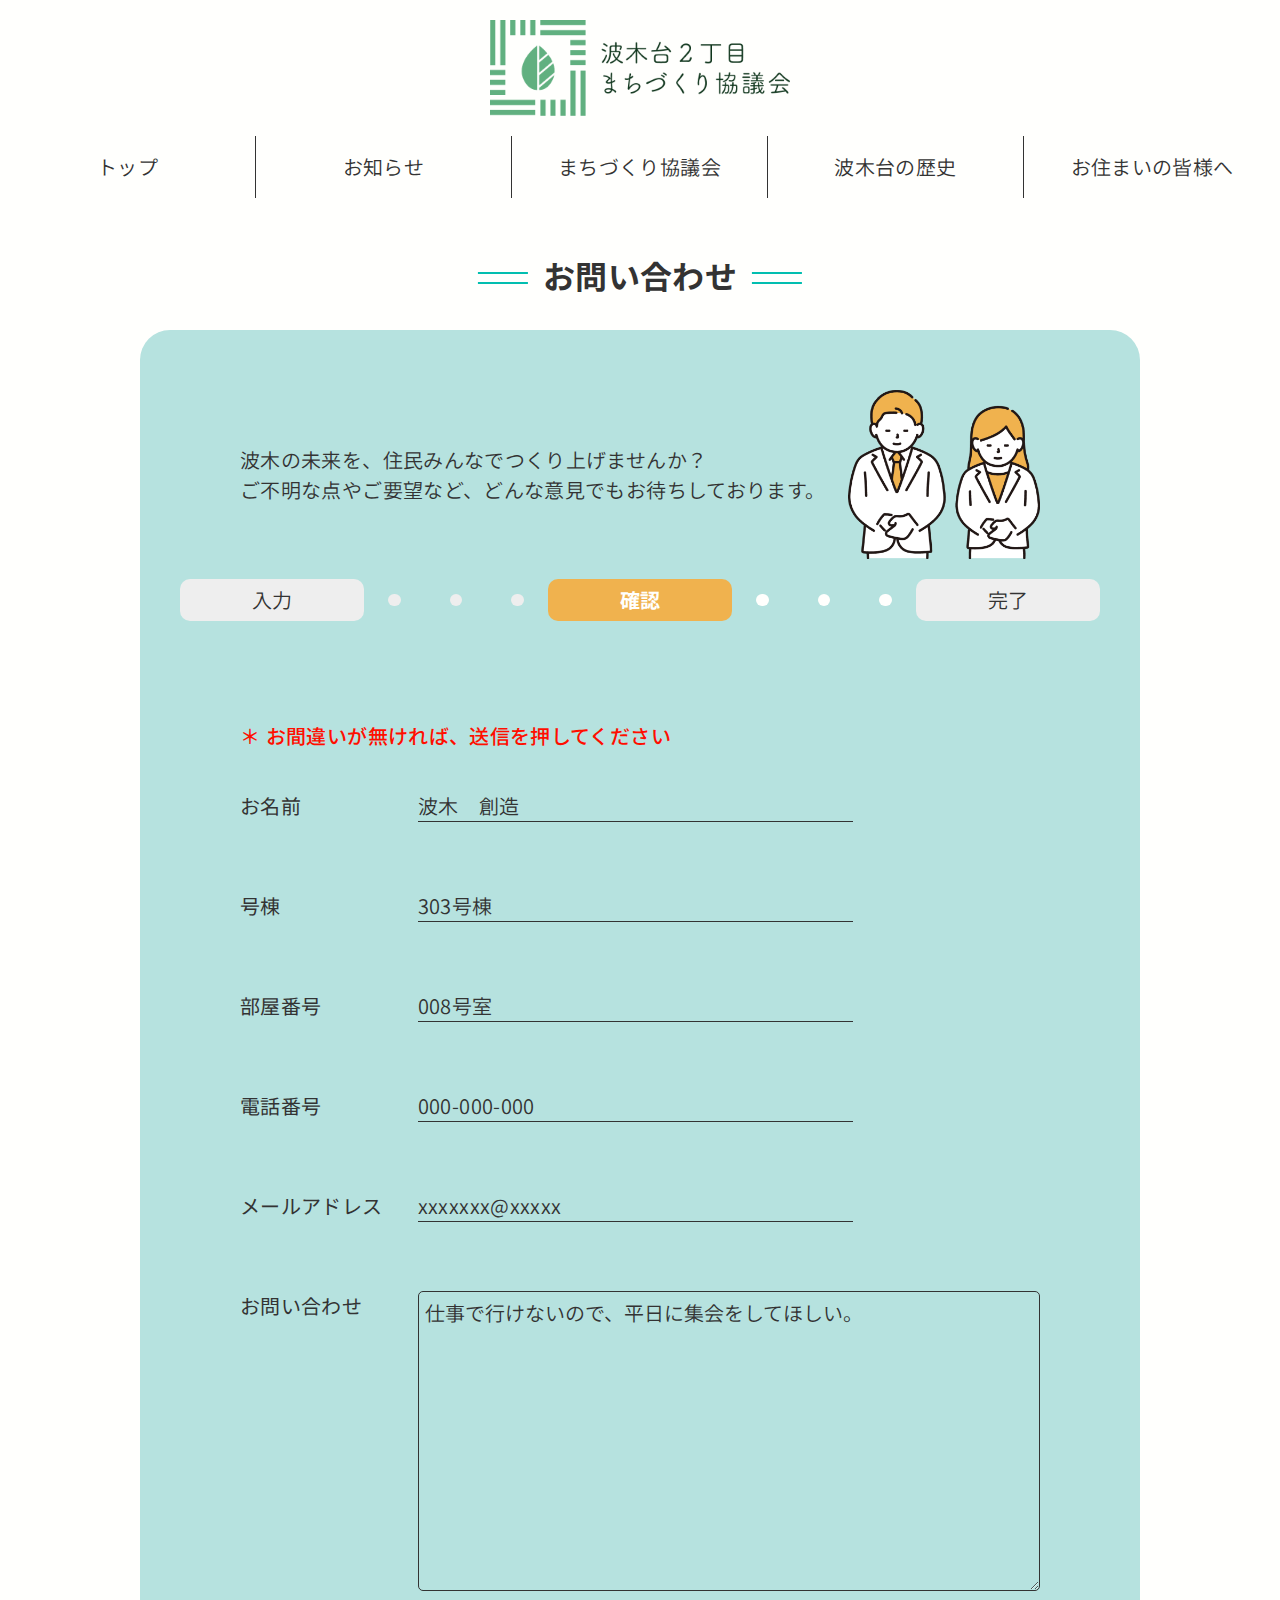
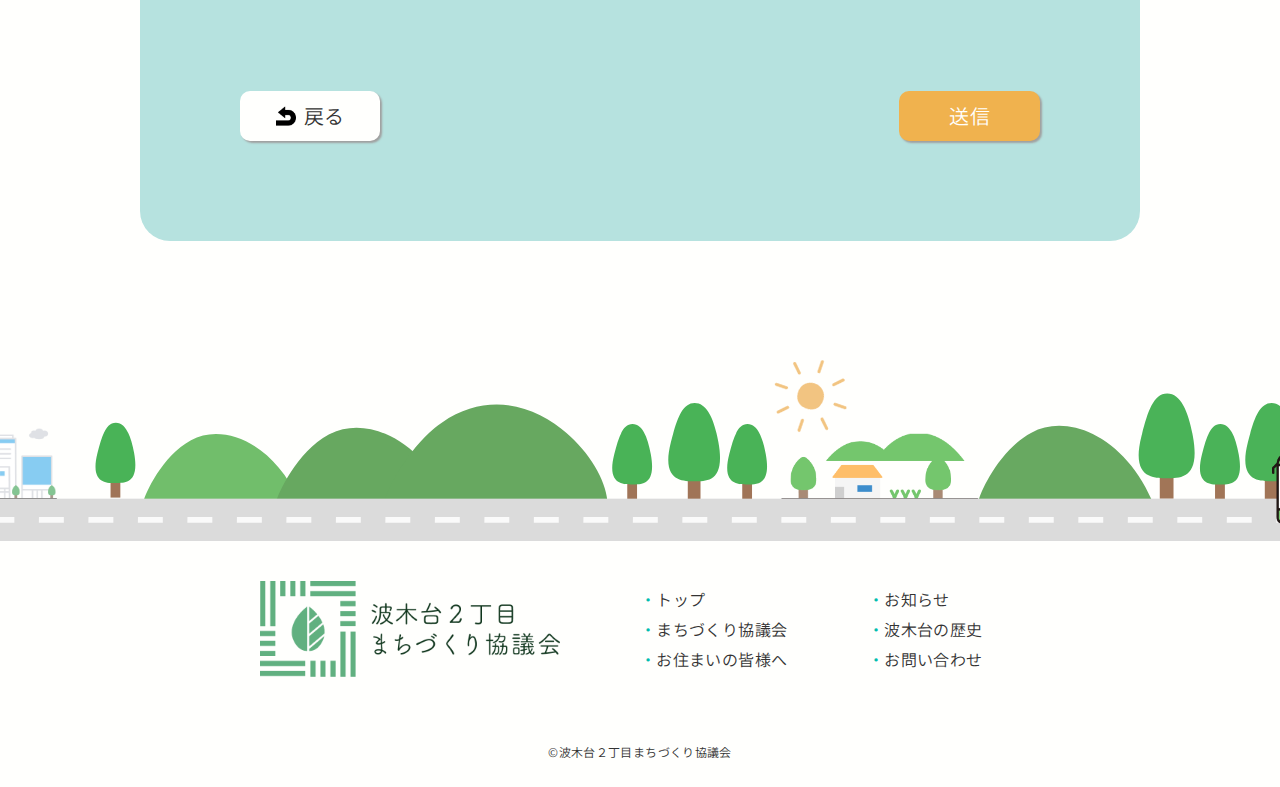
<file: form_confirmation.html>
<!DOCTYPE html>
<html lang="ja">
    <head>
        <meta charset="UTF-8" />
        <meta name="viewport" content="width=device-width, initial-scale=1.0" />
        <meta
            name="description"
            content="まちづくり協議会のサイトのお問い合わせ" />
        <meta name="robots" content="noindex,nofollow" />
        <title>お問い合わせ(確認画面)｜波木台２丁目まちづくり協議会</title>
        <!-- リセットCSS -->
        <link rel="stylesheet" href="css/destyle.css" />
        <!-- googlefont -->
        <link rel="preconnect" href="https://fonts.googleapis.com" />
        <link rel="preconnect" href="https://fonts.gstatic.com" crossorigin />
        <link
            href="https://fonts.googleapis.com/css2?family=Noto+Sans+JP:wght@100..900&display=swap"
            rel="stylesheet" />

        <!-- ファビコン -->
        <link
            rel="icon"
            type="image/png"
            href="img/favicon//favicon-96x96.png"
            sizes="96x96" />
        <link rel="icon" type="image/svg+xml" href="img/favicon//favicon.svg" />
        <link rel="shortcut icon" href="img/favicon//favicon.ico" />
        <link
            rel="apple-touch-icon"
            sizes="180x180"
            href="img/favicon//apple-touch-icon.png" />
        <meta
            name="apple-mobile-web-app-title"
            content="渦森台２丁目まちづくり協議会" />
        <link rel="manifest" href="img/favicon//site.webmanifest" />

        <!-- ページのCSS ここをIDの名前に-->
        <link rel="stylesheet" href="css/form.css" />
    </head>

    <body id="form_confirmation">
        <!-- ****************************** header *********************************** -->

        <header>
            <h1>
                <a href="index.html"
                    ><img src="img/logo.png" alt="まちづくり協議会のロゴ"
                /></a>
            </h1>

            <!-- ドロワーボタン -->
            <button id="drawerbutton">
                <div class="drawerbutton_inner">
                    <span></span>
                    <span></span>
                    <span></span>
                </div>
            </button>

            <nav class="navmenu">
                <ul>
                    <li>
                        <a href="index.html"
                            ><span>トップ</span>
                            <span
                                ><img
                                    src="img/top_button_01.png"
                                    alt="" /></span
                        ></a>
                    </li>
                    <li>
                        <a href="news.html"
                            ><span>お知らせ</span
                            ><span
                                ><img
                                    src="img/top_button_01.png"
                                    alt="" /></span
                        ></a>
                    </li>
                    <li>
                        <a href="about.html"
                            ><span>まちづくり協議会</span
                            ><span
                                ><img
                                    src="img/top_button_01.png"
                                    alt="" /></span
                        ></a>
                    </li>
                    <li>
                        <a href="history.html"
                            ><span>波木台の歴史</span
                            ><span
                                ><img
                                    src="img/top_button_01.png"
                                    alt="" /></span
                        ></a>
                    </li>
                    <li>
                        <a href="message.html"
                            ><span>お住まいの皆様へ</span
                            ><span
                                ><img
                                    src="img/top_button_01.png"
                                    alt="" /></span
                        ></a>
                    </li>
                </ul>
            </nav>
        </header>

        <!-- ****************************** main *********************************** -->
        <main>
            <h2>お問い合わせ</h2>

            <section class="container">
                <div class="massege wrapper">
                    <p>
                        波木の未来を、住民みんなでつくり上げませんか？<br />
                        ご不明な点やご要望など、どんな意見でもお待ちしております。
                    </p>
                    <div class="massege_img">
                        <img
                            src="img/form_illust_01.png"
                            alt="お辞儀する男女" />
                    </div>
                </div>

                <!-- 入力の進捗確認バー -->
                <aside class="progress">
                    <p>入力</p>
                    <div class="dotted_line">
                        <span class="dotted_end"></span>
                        <span class="dotted_end"></span>
                        <span class="dotted_end"></span>
                    </div>

                    <p>確認</p>
                    <div class="dotted_line">
                        <span class="dotted"></span>
                        <span class="dotted"></span>
                        <span class="dotted"></span>
                    </div>

                    <p>完了</p>
                </aside>

                <!-- フォーム -->
                <form class="wrapper" action="" method="">
                    <table>
                        <caption>
                            お間違いが無ければ、送信を押してください
                        </caption>
                        <!-- お名前 -->
                        <tr>
                            <th class="name"><label>お名前</label></th>
                            <td><p>波木　創造</p></td>
                        </tr>

                        <!-- 号棟 -->
                        <tr>
                            <th class="building_number"><label>号棟</label></th>
                            <td><p>303号棟</p></td>
                        </tr>

                        <!-- 号棟 -->
                        <tr>
                            <th class="room_number"><label>部屋番号</label></th>
                            <td><p>008号室</p></td>
                        </tr>

                        <!-- 電話番号 -->
                        <tr>
                            <th class="phone_number">
                                <label>電話番号</label>
                            </th>
                            <td><p>000-000-000</p></td>
                        </tr>

                        <!-- メールアドレス -->
                        <tr>
                            <th class="mail_number">
                                <label>メールアドレス</label>
                            </th>
                            <td><p>xxxxxxx@xxxxx</p></td>
                        </tr>

                        <!-- お問い合わせ内容 -->
                        <tr>
                            <th class="room_number">
                                <label>お問い合わせ</label>
                            </th>
                            <td class="massege_area">
                                <textarea name="massege" id="" required>
仕事で行けないので、平日に集会をしてほしい。</textarea
                                >
                            </td>
                        </tr>
                    </table>

                    <div class="button_wrapper">
                        <!-- 戻るボタン -->
                        <div class="arrow_button">
                            <a href="form.html#form">
                                <!-- プレゼン用でaタグ入れてます -->
                                <div class="arrow_icon">
                                    <img src="img/arrow.png" alt="戻る矢印" />
                                </div>
                                <input type="button" value="戻る" />
                            </a>
                        </div>

                        <!-- 完了ボタン -->
                        <div class="submit_button">
                            <a href="form_completion.html">
                                <!-- プレゼン用でaタグ入れてます -->
                                <span>送信</span>
                            </a>
                        </div>
                    </div>
                </form>
            </section>
        </main>

        <!-- ****************************** footer *********************************** -->
        <footer>
            <div class="footer_bg">
                <div class="footer_bg_bus">
                    <img src="img/bus_illust.png" alt="バスのイラスト" />
                </div>
            </div>

            <div class="f_container">
                <h1>
                    <a href="index.html"
                        ><img src="img/logo.png" alt="まちづくり協議会のロゴ"
                    /></a>
                </h1>

                <nav>
                    <ul>
                        <li>
                            <a href="index.html"><span>・</span>トップ</a>
                        </li>
                        <li>
                            <a href="news.html"><span>・</span>お知らせ</a>
                        </li>
                        <li>
                            <a href="about.html"
                                ><span>・</span>まちづくり協議会</a
                            >
                        </li>
                        <li>
                            <a href="history.html"
                                ><span>・</span>波木台の歴史</a
                            >
                        </li>
                        <li>
                            <a href="message.html"
                                ><span>・</span>お住まいの皆様へ</a
                            >
                        </li>
                        <li>
                            <a href="form.html"><span>・</span>お問い合わせ</a>
                        </li>
                    </ul>
                </nav>
            </div>

            <small>&copy;波木台２丁目まちづくり協議会</small>
        </footer>
    </body>

    <script src="js/common.js"></script>
</html>
</file>
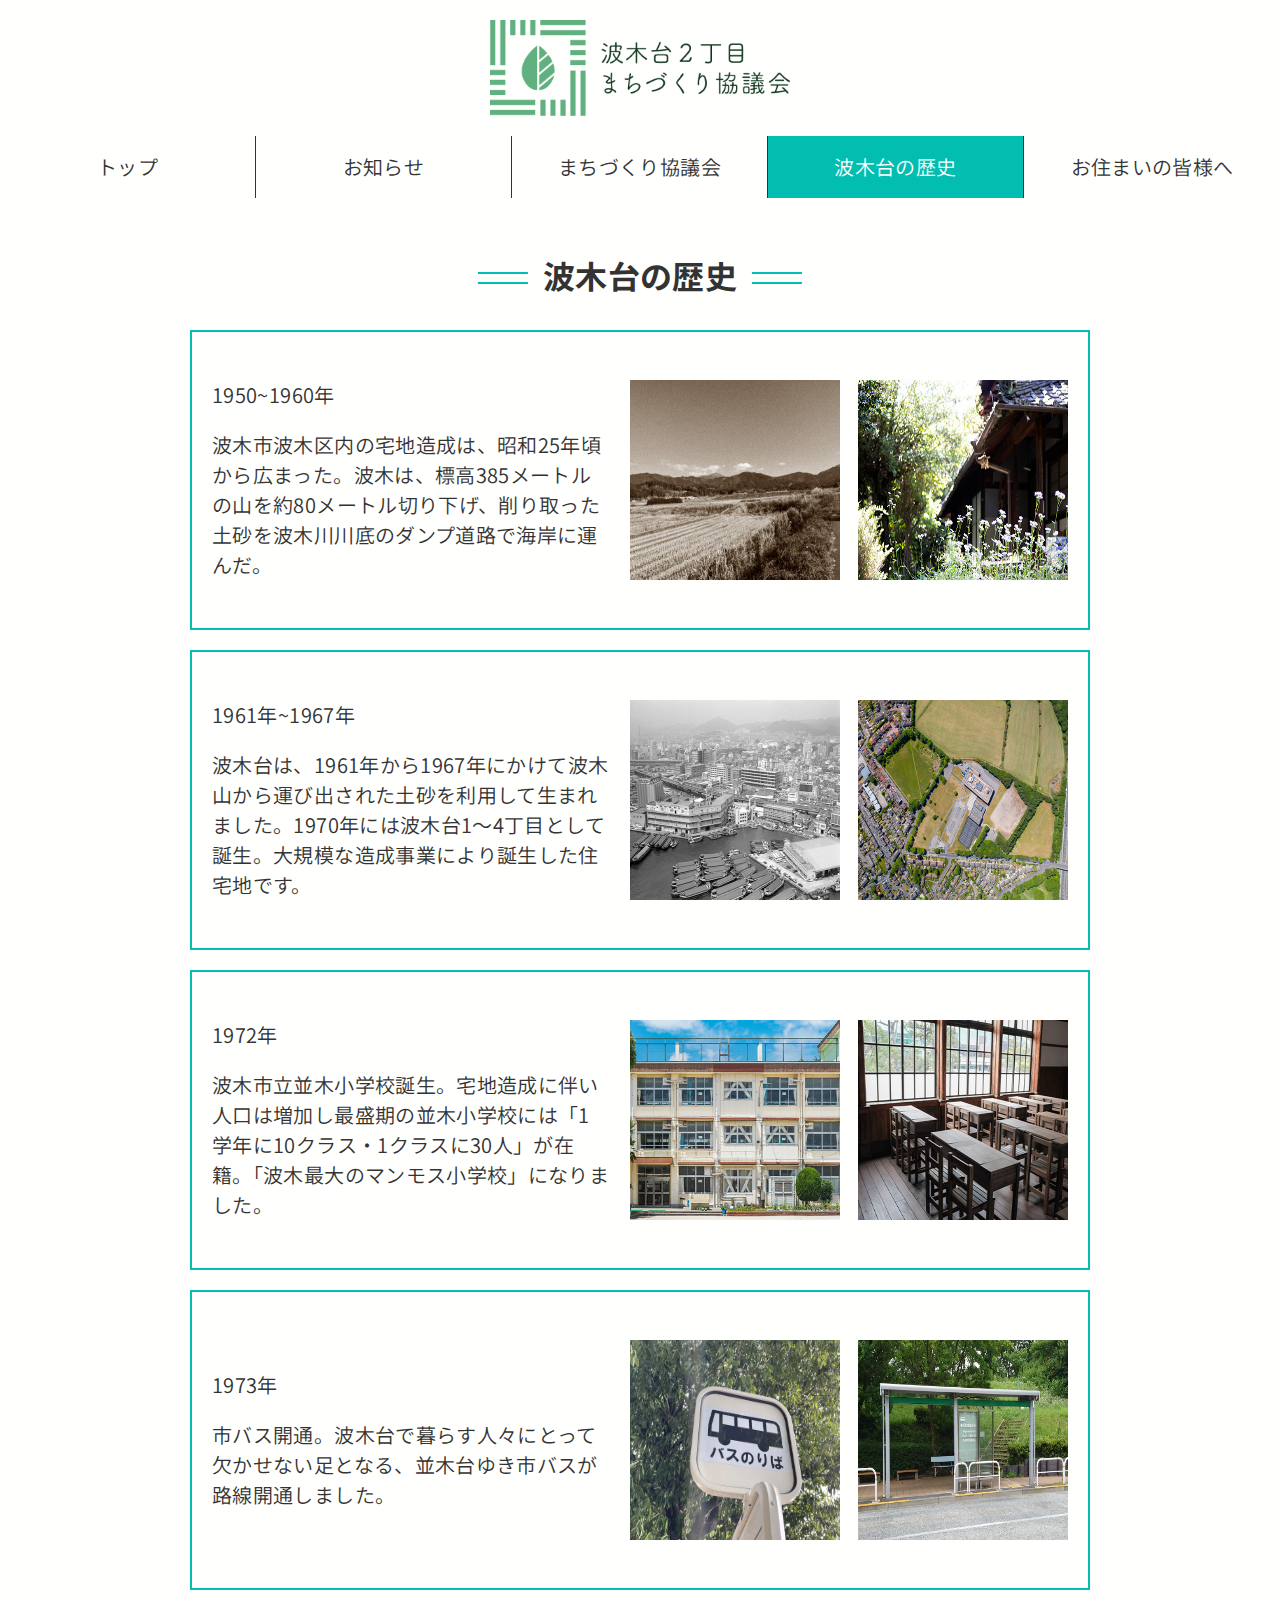
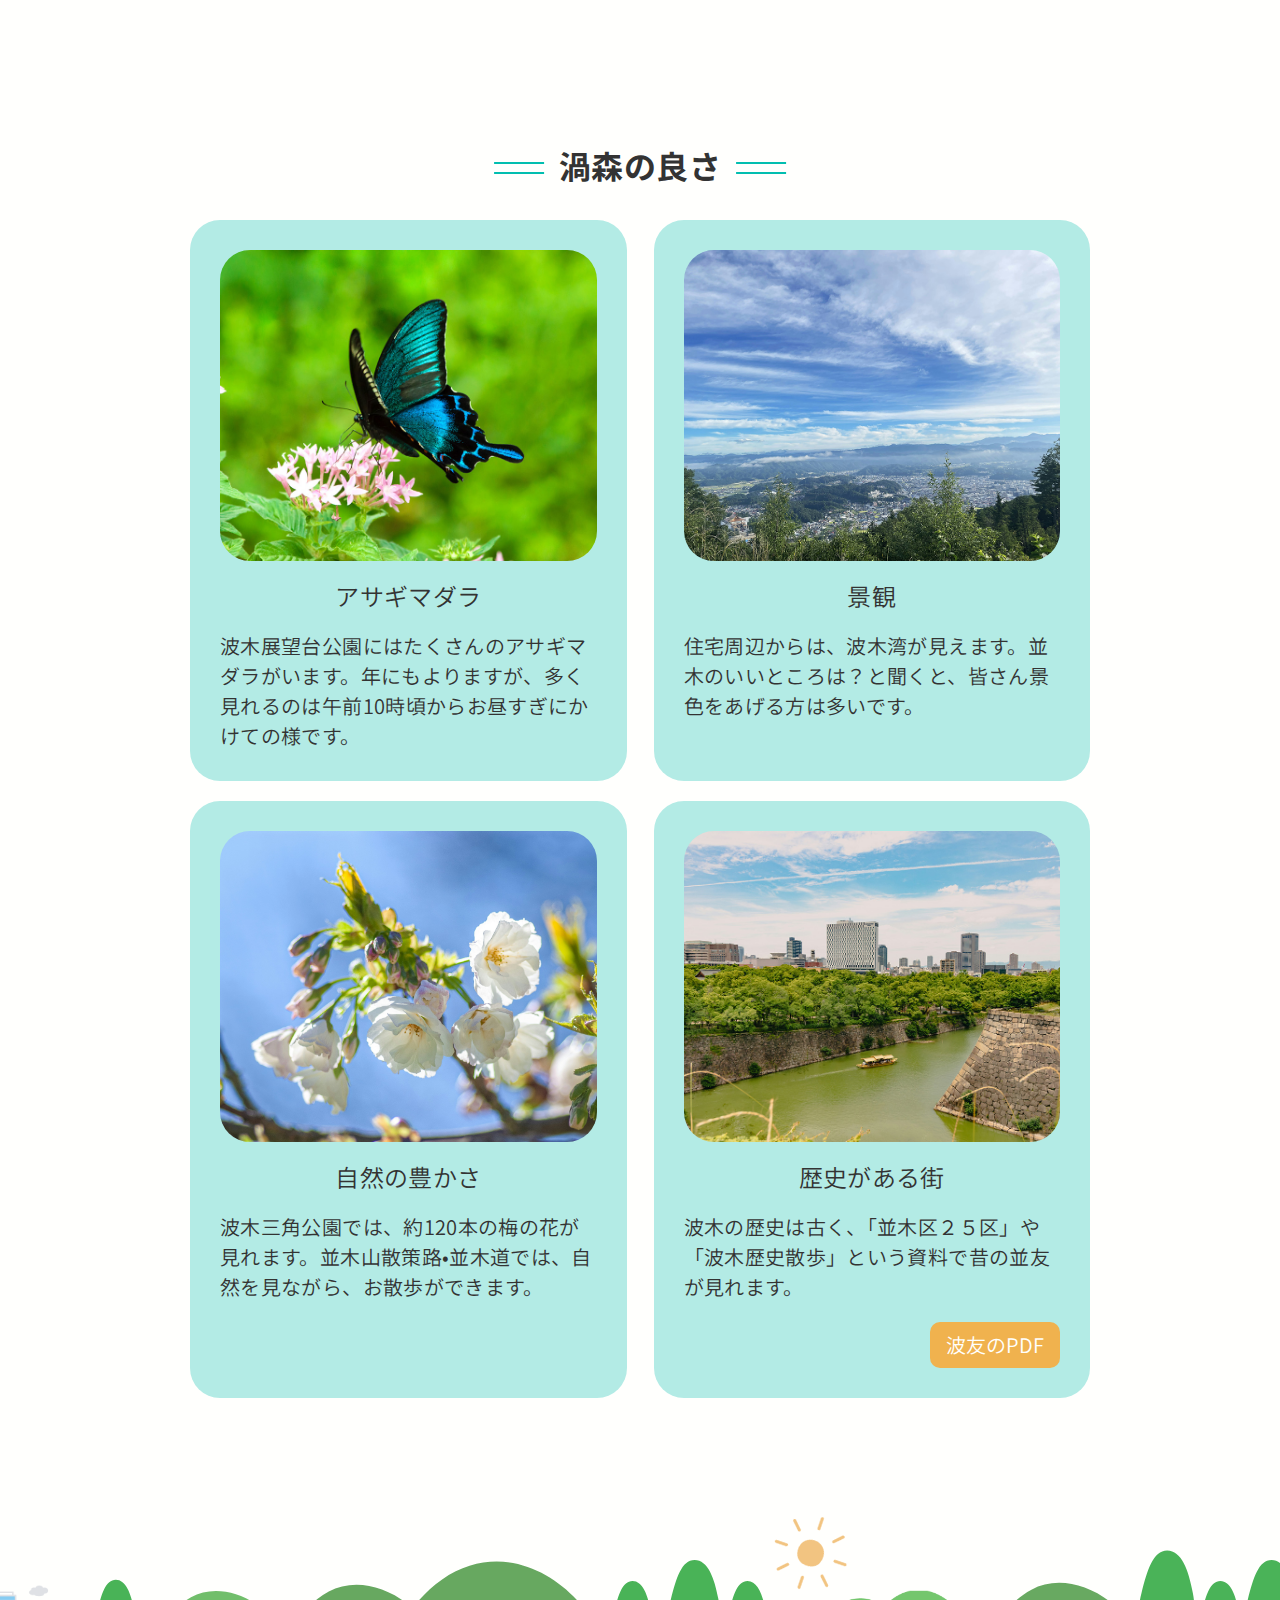
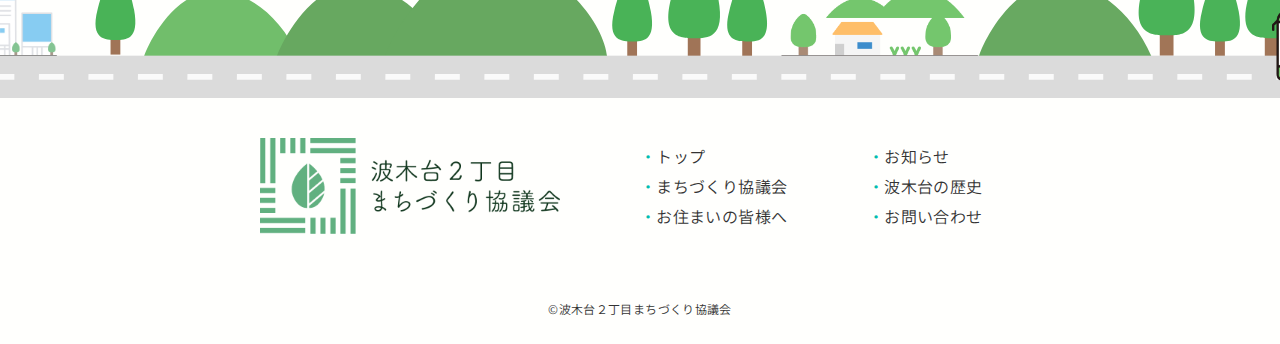
<file: history.html>
<!DOCTYPE html>
<html lang="ja">
    <head>
        <meta charset="UTF-8" />
        <meta name="viewport" content="width=device-width, initial-scale=1.0" />
        <meta name="description" content="渦森台の歴史について" />
        <meta name="robots" content="noindex,nofollow" />
        <title>渦森の歴史｜波木台２丁目まちづくり協議会</title>
        <!-- リセットCSS -->
        <link rel="stylesheet" href="css/destyle.css" />
        <!-- googlefont -->
        <link rel="preconnect" href="https://fonts.googleapis.com" />
        <link rel="preconnect" href="https://fonts.gstatic.com" crossorigin />
        <link
            href="https://fonts.googleapis.com/css2?family=Noto+Sans+JP:wght@100..900&display=swap"
            rel="stylesheet" />

        <!-- ファビコン -->
        <link
            rel="icon"
            type="image/png"
            href="img/favicon//favicon-96x96.png"
            sizes="96x96" />
        <link rel="icon" type="image/svg+xml" href="img/favicon//favicon.svg" />
        <link rel="shortcut icon" href="img/favicon//favicon.ico" />
        <link
            rel="apple-touch-icon"
            sizes="180x180"
            href="img/favicon//apple-touch-icon.png" />
        <meta
            name="apple-mobile-web-app-title"
            content="渦森台２丁目まちづくり協議会" />
        <link rel="manifest" href="img/favicon//site.webmanifest" />

        <!-- ページのCSS ここをIDの名前に-->
        <link rel="stylesheet" href="css/history.css" />
    </head>

    <body id="history">
        <!-- ****************************** header *********************************** -->

        <header>
            <h1>
                <a href="index.html"
                    ><img src="img/logo.png" alt="まちづくり協議会のロゴ"
                /></a>
            </h1>

            <!-- ドロワーボタン -->
            <button id="drawerbutton">
                <div class="drawerbutton_inner">
                    <span></span>
                    <span></span>
                    <span></span>
                </div>
            </button>

            <nav class="navmenu">
                <ul>
                    <li>
                        <a href="index.html"
                            ><span>トップ</span>
                            <span
                                ><img
                                    src="img/top_button_01.png"
                                    alt="" /></span
                        ></a>
                    </li>
                    <li>
                        <a href="news.html"
                            ><span>お知らせ</span
                            ><span
                                ><img
                                    src="img/top_button_01.png"
                                    alt="" /></span
                        ></a>
                    </li>
                    <li>
                        <a href="about.html"
                            ><span>まちづくり協議会</span
                            ><span
                                ><img
                                    src="img/top_button_01.png"
                                    alt="" /></span
                        ></a>
                    </li>
                    <li>
                        <a href="history.html"
                            ><span>波木台の歴史</span
                            ><span
                                ><img
                                    src="img/top_button_01.png"
                                    alt="" /></span
                        ></a>
                    </li>
                    <li>
                        <a href="message.html"
                            ><span>お住まいの皆様へ</span
                            ><span
                                ><img
                                    src="img/top_button_01.png"
                                    alt="" /></span
                        ></a>
                    </li>
                </ul>
            </nav>
        </header>

        <!-- ****************************** main *********************************** -->
        <main>
            <!-- -----渦森の歴史------- -->
            <section id="historysection">
                <h2>波木台の歴史</h2>
                <div class="history_wrapper">
                    <div class="history_container">
                        <div class="history_container_text">
                            <p>1950~1960年</p>
                            <p>
                                波木市波木区内の宅地造成は、昭和25年頃から広まった。波木は、標高385メートルの山を約80メートル切り下げ、削り取った土砂を波木川川底のダンプ道路で海岸に運んだ。
                            </p>
                        </div>

                        <div class="history_container_img">
                            <div class="history--img">
                                <img
                                    src="img/history_photo_01.jpg"
                                    alt="歴史本の画像" />
                            </div>

                            <div class="history--img">
                                <img
                                    src="img/history_photo_02.jpg"
                                    alt="歴史本の画像" />
                            </div>
                        </div>
                    </div>

                    <div class="history_container">
                        <div class="history_container_text">
                            <p>1961年~1967年</p>
                            <p>
                                波木台は、1961年から1967年にかけて波木山から運び出された土砂を利用して生まれました。1970年には波木台1～4丁目として誕生。大規模な造成事業により誕生した住宅地です。
                            </p>
                        </div>

                        <div class="history_container_img hislesimg">
                            <div class="history--img">
                                <img
                                    src="img/history_photo_03.jpg"
                                    alt="波木台の団地建設中画像" />
                            </div>

                            <div class="history--img">
                                <img
                                    src="img/history_photo_04.jpg"
                                    alt="航空写真の画像" />
                            </div>
                        </div>
                    </div>

                    <div class="history_container">
                        <div class="history_container_text">
                            <p>1972年</p>
                            <p>
                                波木市立並木小学校誕生。宅地造成に伴い人口は増加し最盛期の並木小学校には「1学年に10クラス・1クラスに30人」が在籍。「波木最大のマンモス小学校」になりました。　
                            </p>
                        </div>

                        <div class="history_container_img hislesimg">
                            <div class="history--img">
                                <img
                                    src="img/history_photo_05.jpg"
                                    alt="学校の画像" />
                            </div>

                            <div class="history--img">
                                <img
                                    src="img/history_photo_06.jpg"
                                    alt="学校の画像" />
                            </div>
                        </div>
                    </div>

                    <div class="history_container">
                        <div class="history_container_text">
                            <p>1973年</p>
                            <p>
                                市バス開通。波木台で暮らす人々にとって欠かせない足となる、並木台ゆき市バスが路線開通しました。
                            </p>
                        </div>

                        <div class="history_container_img hislesimg">
                            <div class="history--img">
                                <img
                                    src="img/history_photo_07.jpg"
                                    alt="バス停の画像" />
                            </div>

                            <div class="history--img">
                                <img
                                    src="img/history_photo_08.jpg"
                                    alt="バス停の画像" />
                            </div>
                        </div>
                    </div>
                </div>
            </section>

            <!-- -----渦森の歴史------- -->
            <h2>渦森の良さ</h2>

            <section id="historyimgSection">
                <div class="history1">
                    <div class="history2">
                        <img
                            src="img/history_photo_09.jpg"
                            alt="アサギマダラの画像" />
                    </div>
                    <h3 class="history3">アサギマダラ</h3>
                    <p>
                        波木展望台公園にはたくさんのアサギマダラがいます。年にもよりますが、多く見れるのは午前10時頃からお昼すぎにかけての様です。
                    </p>
                </div>

                <div class="history1">
                    <div class="history2">
                        <img
                            src="img/history_photo_10.jpg"
                            alt="波木台景観の画像" />
                    </div>
                    <h3>景観</h3>
                    <p>
                        住宅周辺からは、波木湾が見えます。並木のいいところは？と聞くと、皆さん景色をあげる方は多いです。
                    </p>
                </div>

                <div class="history1">
                    <div class="history2">
                        <img
                            src="img/history_photo_11.jpg"
                            alt="波木三角公園の看板画像" />
                    </div>
                    <h3>自然の豊かさ</h3>
                    <p>
                        波木三角公園では、約120本の梅の花が見れます。並木山散策路•並木道では、自然を見ながら、お散歩ができます。
                    </p>
                </div>

                <div class="history1">
                    <div class="history2">
                        <img
                            src="img/history_photo_13.jpg"
                            alt="波木歴史散歩の画像" />
                    </div>
                    <h3>歴史がある街</h3>
                    <p>
                        波木の歴史は古く、「並木区２５区」や「波木歴史散歩」という資料で昔の並友が見れます。
                    </p>

                    <button>
                        <a href="#" target="_blank">波友のPDF</a>
                    </button>
                </div>
            </section>
        </main>

        <!-- ****************************** footer *********************************** -->
        <footer>
            <div class="footer_bg">
                <div class="footer_bg_bus">
                    <img src="img/bus_illust.png" alt="バスのイラスト" />
                </div>
            </div>

            <div class="f_container">
                <h1>
                    <a href="index.html"
                        ><img src="img/logo.png" alt="まちづくり協議会のロゴ"
                    /></a>
                </h1>

                <nav>
                    <ul>
                        <li>
                            <a href="index.html"><span>・</span>トップ</a>
                        </li>
                        <li>
                            <a href="news.html"><span>・</span>お知らせ</a>
                        </li>
                        <li>
                            <a href="about.html"
                                ><span>・</span>まちづくり協議会</a
                            >
                        </li>
                        <li>
                            <a href="history.html"
                                ><span>・</span>波木台の歴史</a
                            >
                        </li>
                        <li>
                            <a href="message.html"
                                ><span>・</span>お住まいの皆様へ</a
                            >
                        </li>
                        <li>
                            <a href="form.html"><span>・</span>お問い合わせ</a>
                        </li>
                    </ul>
                </nav>
            </div>

            <small>&copy;波木台２丁目まちづくり協議会</small>
        </footer>
    </body>

    <script src="js/common.js"></script>
</html>
</file>
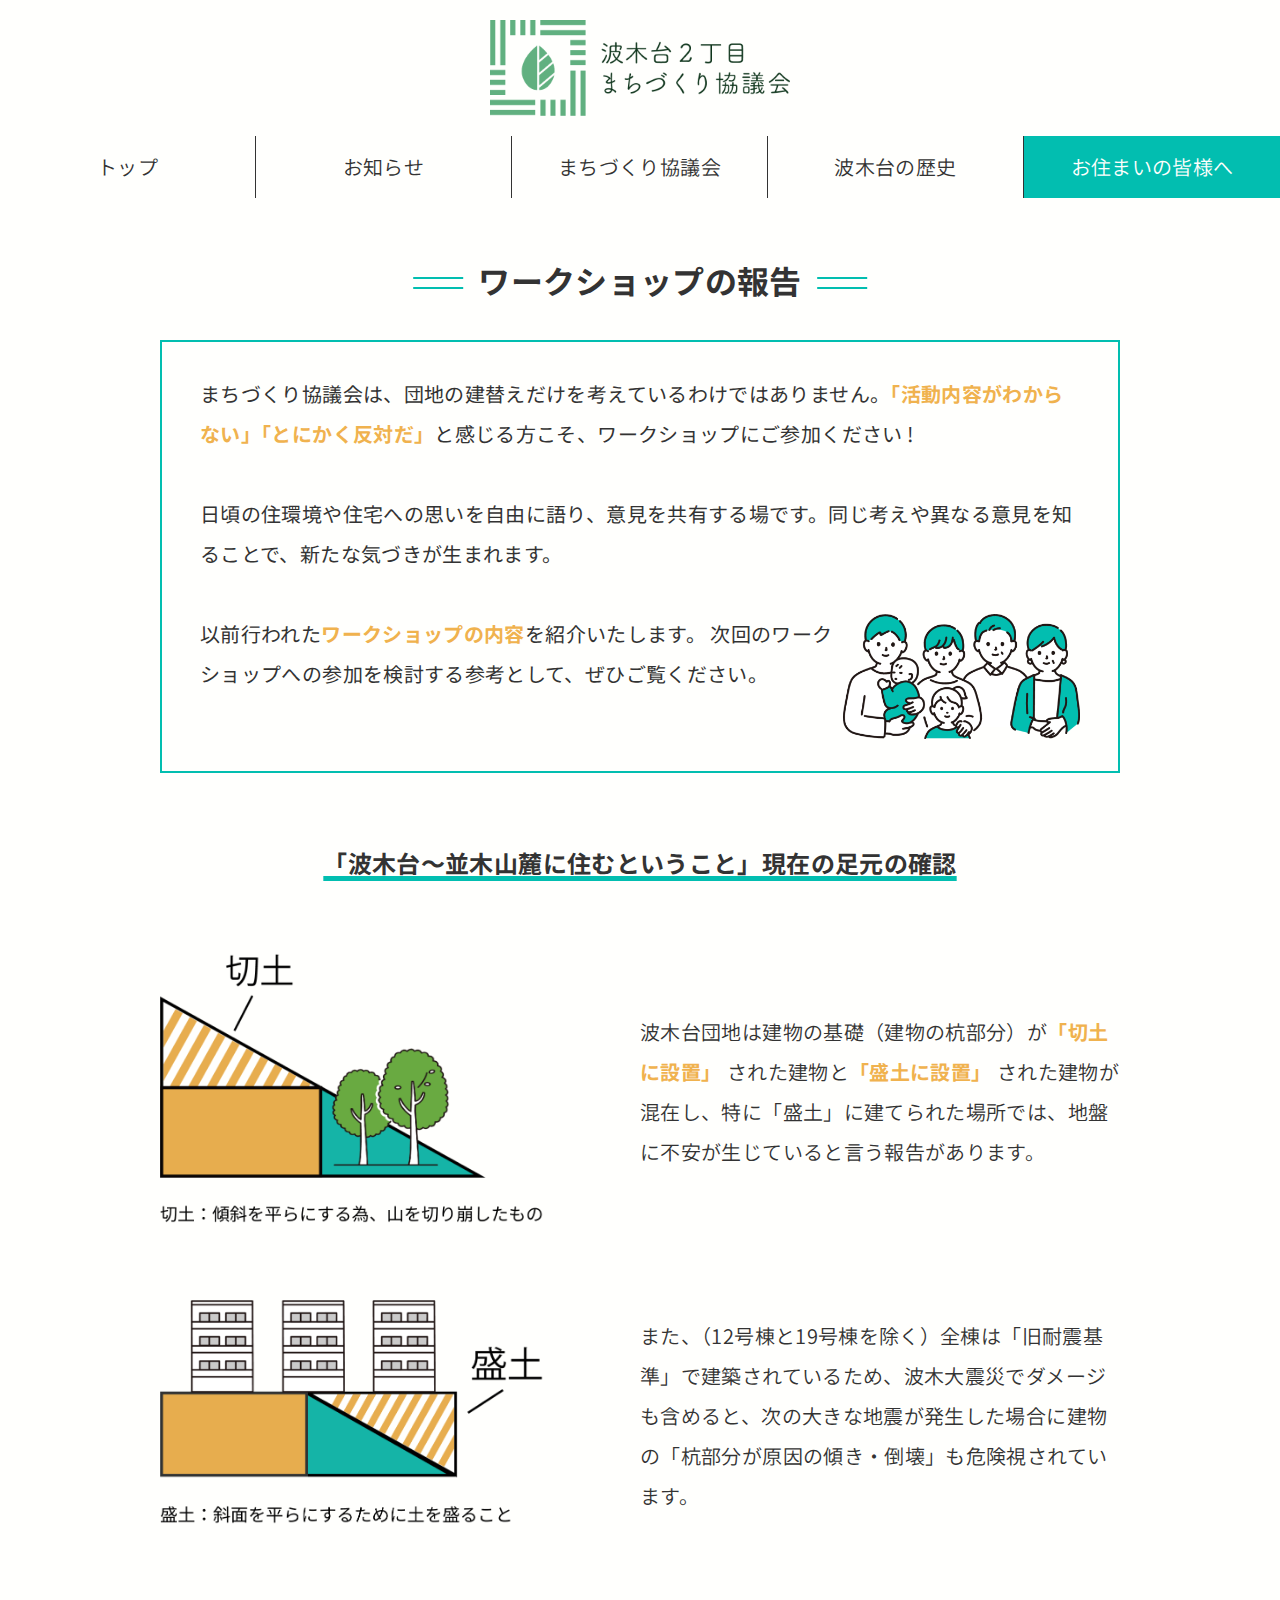
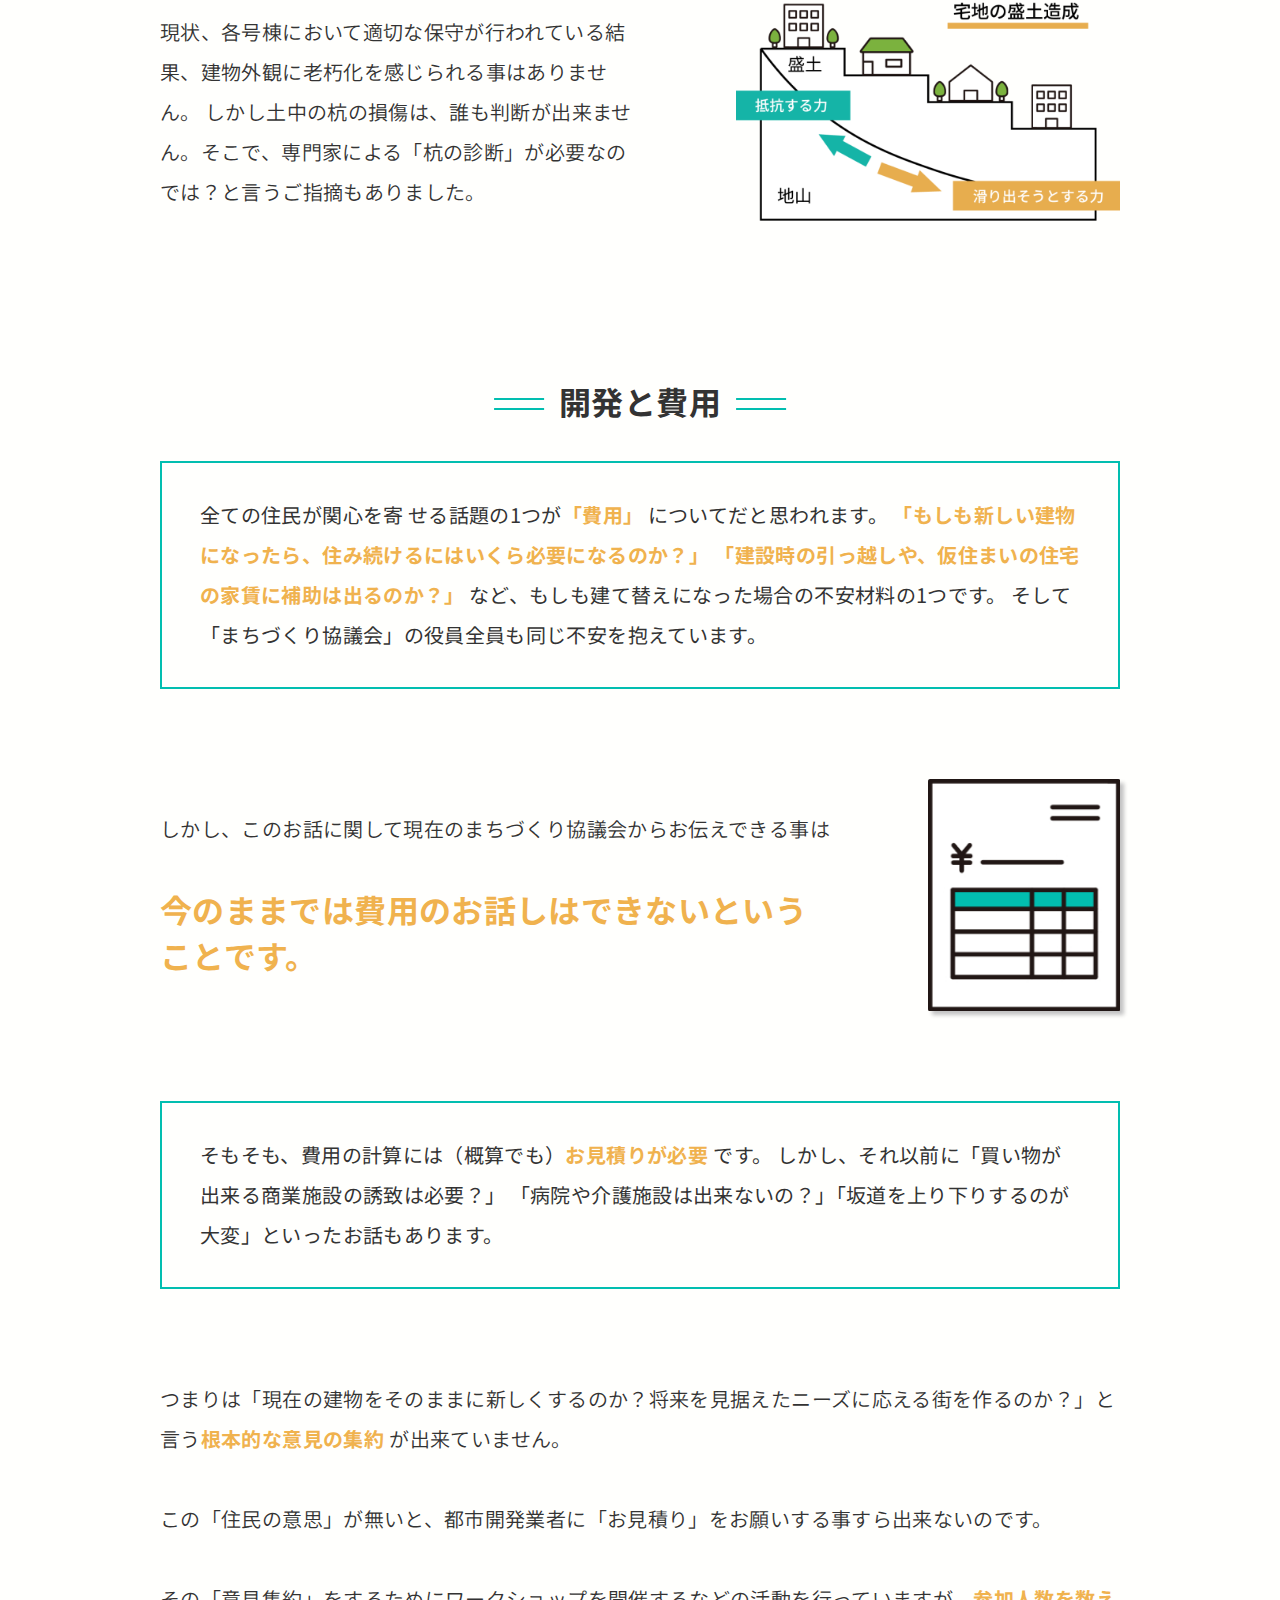
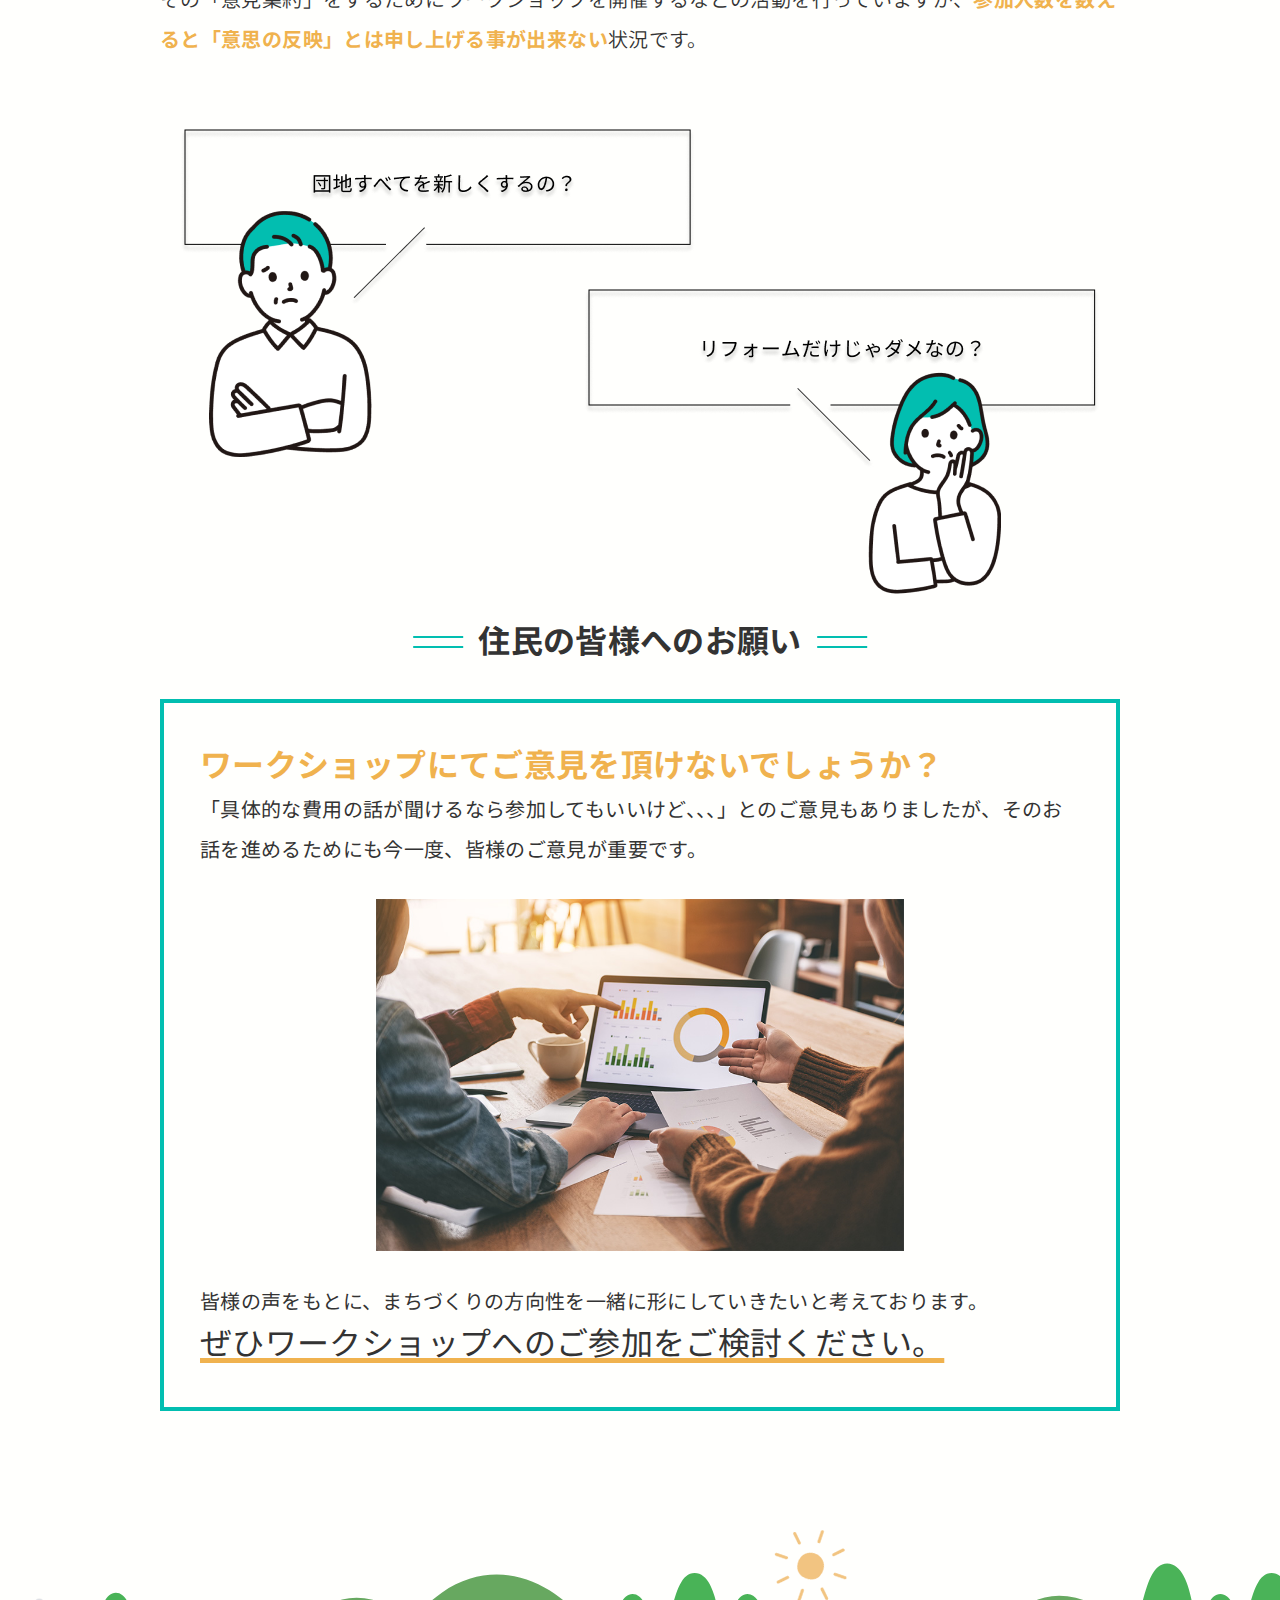
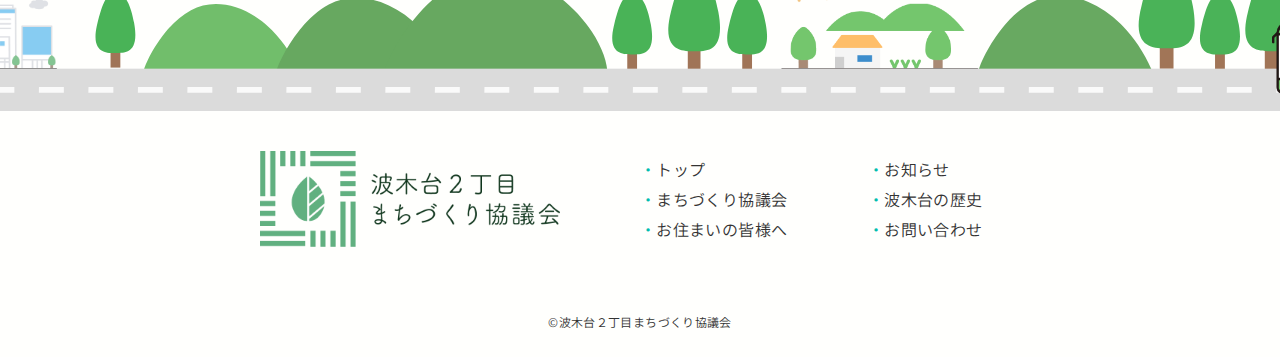
<file: message.html>
<!DOCTYPE html>
<html lang="ja">
    <head>
        <meta charset="UTF-8" />
        <meta name="viewport" content="width=device-width, initial-scale=1.0" />
        <meta
            name="description"
            content="まちづくり協議会のサイトの住民の皆様へ" />
        <meta name="robots" content="noindex,nofollow" />
        <title>お住まいの皆様へ｜波木台２丁目まちづくり協議会</title>
        <!-- リセットCSS -->
        <link rel="stylesheet" href="css/destyle.css" />
        <!-- googlefont -->
        <link rel="preconnect" href="https://fonts.googleapis.com" />
        <link rel="preconnect" href="https://fonts.gstatic.com" crossorigin />
        <link
            href="https://fonts.googleapis.com/css2?family=Noto+Sans+JP:wght@100..900&display=swap"
            rel="stylesheet" />

        <!-- ファビコン -->
        <link
            rel="icon"
            type="image/png"
            href="img/favicon//favicon-96x96.png"
            sizes="96x96" />
        <link rel="icon" type="image/svg+xml" href="img/favicon//favicon.svg" />
        <link rel="shortcut icon" href="img/favicon//favicon.ico" />
        <link
            rel="apple-touch-icon"
            sizes="180x180"
            href="img/favicon//apple-touch-icon.png" />
        <meta
            name="apple-mobile-web-app-title"
            content="渦森台２丁目まちづくり協議会" />
        <link rel="manifest" href="img/favicon//site.webmanifest" />

        <!-- ページのCSS ここをIDの名前に-->
        <link rel="stylesheet" href="css/message.css" />
    </head>

    <body id="message">
        <!-- ****************************** header *********************************** -->

        <header>
            <h1>
                <a href="index.html"
                    ><img src="img/logo.png" alt="まちづくり協議会のロゴ"
                /></a>
            </h1>

            <!-- ドロワーボタン -->
            <button id="drawerbutton">
                <div class="drawerbutton_inner">
                    <span></span>
                    <span></span>
                    <span></span>
                </div>
            </button>

            <nav class="navmenu">
                <ul>
                    <li>
                        <a href="index.html"
                            ><span>トップ</span>
                            <span
                                ><img
                                    src="img/top_button_01.png"
                                    alt="" /></span
                        ></a>
                    </li>
                    <li>
                        <a href="news.html"
                            ><span>お知らせ</span
                            ><span
                                ><img
                                    src="img/top_button_01.png"
                                    alt="" /></span
                        ></a>
                    </li>
                    <li>
                        <a href="about.html"
                            ><span>まちづくり協議会</span
                            ><span
                                ><img
                                    src="img/top_button_01.png"
                                    alt="" /></span
                        ></a>
                    </li>
                    <li>
                        <a href="history.html"
                            ><span>波木台の歴史</span
                            ><span
                                ><img
                                    src="img/top_button_01.png"
                                    alt="" /></span
                        ></a>
                    </li>
                    <li>
                        <a href="message.html"
                            ><span>お住まいの皆様へ</span
                            ><span
                                ><img
                                    src="img/top_button_01.png"
                                    alt="" /></span
                        ></a>
                    </li>
                </ul>
            </nav>
        </header>

        <!-- ****************************** main *********************************** -->
        <main class="text-style">
            <!-- -----mainの中を変えてね------ -->
            <h2 class="change">ワークショップの報告</h2>
            <section id="workshop">
                <div class="box_01">
                    <div class="box_01_1">
                        <div>
                            <p>
                                まちづくり協議会は、団地の建替えだけを考えているわけではありません。<span
                                    class="fontchange01"
                                    >「活動内容がわからない」「とにかく反対だ」</span
                                >と感じる方こそ、ワークショップにご参加ください
                                ! <br /><br />
                                日頃の住環境や住宅への思いを自由に語り、意見を共有する場です。同じ考えや異なる意見を知ることで、新たな気づきが生まれます。<br /><br />
                            </p>
                        </div>
                        <div id="sentence">
                            <p>
                                以前行われた<span class="fontchange01"
                                    >ワークショップの内容</span
                                >を紹介いたします。
                                次回のワークショップへの参加を検討する参考として、ぜひご覧ください。
                            </p>
                            <div id="family">
                                <img
                                    src="img/message_illust_01.png"
                                    alt="家族のアイコン" />
                            </div>
                        </div>
                    </div>
                </div>
            </section>

            <section id="kiridomorido">
                <div class="ashimoto">
                    <h3>
                        「波木台〜並木山麓に住むということ」現在の足元の確認
                    </h3>

                    <div id="kirido">
                        <div id="kiridoimg">
                            <img
                                src="img/message_illust_05.png"
                                alt="切土のイラスト" />
                        </div>
                        <div id="kiridoexplanation">
                            波木台団地は建物の基礎（建物の杭部分）が<span
                                class="fontchange01"
                                >「切土に設置」
                            </span>
                            された建物と<span class="fontchange01"
                                >「盛土に設置」 </span
                            >された建物が混在し、特に「盛土」に建てられた場所では、地盤に不安が生じていると言う報告があります。
                        </div>
                    </div>

                    <div id="morido">
                        <div id="moridoimg">
                            <img
                                src="img/message_illust_06.png"
                                alt="盛土のイラスト" />
                        </div>
                        <div id="moridoexplanation">
                            また、（12号棟と19号棟を除く）全棟は「旧耐震基準」で建築されているため、波木大震災でダメージも含めると、次の大きな地震が発生した場合に建物の「杭部分が原因の傾き・倒壊」も危険視されています。
                        </div>
                    </div>

                    <div id="zosei">
                        <div id="zoseiexplanation">
                            現状、各号棟において適切な保守が行われている結果、建物外観に老朽化を感じられる事はありません。
                            しかし土中の杭の損傷は、誰も判断が出来ません。そこで、専門家による「杭の診断」が必要なのでは？と言うご指摘もありました。
                        </div>
                        <div id="zoseiimg">
                            <img
                                src="img/message_illust_07.png"
                                alt="盛土造成のイラスト" />
                        </div>
                    </div>
                </div>
            </section>

            <section id="kaihatsutohiyou">
                <h2>開発と費用</h2>
                <div class="box_02">
                    <div class="box_02_1">
                        <p>
                            全ての住民が関心を寄 せる話題の1つが<span
                                class="fontchange01"
                                >「費用」</span
                            >
                            についてだと思われます。
                            <span class="fontchange01"
                                >「もしも新しい建物になったら、住み続けるにはいくら必要になるのか？」
                                「建設時の引っ越しや、仮住まいの住宅の家賃に補助は出るのか？」</span
                            >
                            など、もしも建て替えになった場合の不安材料の1つです。
                            そして「まちづくり協議会」の役員全員も同じ不安を抱えています。
                        </p>
                    </div>
                </div>

                <div id="mitsumori">
                    <div id="mitsumorisentence">
                        しかし、このお話に関して現在のまちづくり協議会からお伝えできる事は
                        <br /><br /><span class="fontchange02"
                            >今のままでは費用のお話しはできないということです。</span
                        >
                    </div>
                    <div id="mitsumoriimg">
                        <img
                            src="img/message_illust_02.jpg"
                            alt="見積書のイラスト" />
                    </div>
                </div>
                <div class="box_03">
                    <div class="box_03_1">
                        <p>
                            そもそも、費用の計算には（概算でも）<span
                                class="fontchange01"
                                >お見積りが必要 </span
                            >です。
                            しかし、それ以前に「買い物が出来る商業施設の誘致は必要？」
                            「病院や介護施設は出来ないの？」「坂道を上り下りするのが大変」といったお話もあります。
                        </p>
                    </div>
                </div>

                <div id="mitsumoriend">
                    <p>
                        つまりは「現在の建物をそのままに新しくするのか？将来を見据えたニーズに応える街を作るのか？」と言う<span
                            class="fontchange01"
                            >根本的な意見の集約 </span
                        >が出来ていません。<br /><br />
                        この「住民の意思」が無いと、都市開発業者に「お見積り」をお願いする事すら出来ないのです。<br /><br />
                        その「意見集約」をするためにワークショップを開催するなどの活動を行っていますが、<span
                            class="fontchange01"
                            >参加人数を数えると「意思の反映」とは申し上げる事が出来ない</span
                        >状況です。
                    </p>
                </div>

                <div id="hukidashi">
                    <div id="oldman">
                        <img src="img/message_illust_08.png" alt="悩む男性" />
                    </div>
                    <div id="oldwoman">
                        <img src="img/message_illust_09.png" alt="悩む女性" />
                    </div>
                </div>
            </section>

            <section id="onegai">
                <h2>住民の皆様へのお願い</h2>
                <div class="box_04">
                    <div class="box_04_1">
                        <div id="onegaisentence">
                            <p>
                                <span class="fontchange02">
                                    ワークショップにてご意見を頂けないでしょうか？</span
                                >
                                <br />
                                「具体的な費用の話が聞けるなら参加してもいいけど、、、」とのご意見もありましたが、そのお話を進めるためにも今一度、皆様のご意見が重要です。
                            </p>
                        </div>
                        <div id="workshopphoto">
                            <img
                                src="img/message_photo_01.jpg"
                                alt="ワークショップの様子の写真" />
                        </div>
                        <div id="workshopmessage">
                            皆様の声をもとに、まちづくりの方向性を一緒に形にしていきたいと考えております。<br />
                            <span class="underline"
                                >ぜひワークショップへのご参加をご検討ください。</span
                            >
                        </div>
                    </div>
                </div>
            </section>
        </main>

        <!-- ****************************** footer *********************************** -->
        <footer>
            <div class="footer_bg">
                <div class="footer_bg_bus">
                    <img src="img/bus_illust.png" alt="バスのイラスト" />
                </div>
            </div>

            <div class="f_container">
                <h1>
                    <a href="index.html"
                        ><img src="img/logo.png" alt="まちづくり協議会のロゴ"
                    /></a>
                </h1>

                <nav>
                    <ul>
                        <li>
                            <a href="index.html"><span>・</span>トップ</a>
                        </li>
                        <li>
                            <a href="news.html"><span>・</span>お知らせ</a>
                        </li>
                        <li>
                            <a href="about.html"
                                ><span>・</span>まちづくり協議会</a
                            >
                        </li>
                        <li>
                            <a href="history.html"
                                ><span>・</span>波木台の歴史</a
                            >
                        </li>
                        <li>
                            <a href="message.html"
                                ><span>・</span>お住まいの皆様へ</a
                            >
                        </li>
                        <li>
                            <a href="form.html"><span>・</span>お問い合わせ</a>
                        </li>
                    </ul>
                </nav>
            </div>

            <small>&copy;波木台２丁目まちづくり協議会</small>
        </footer>
    </body>

    <script src="js/common.js"></script>
</html>
</file>
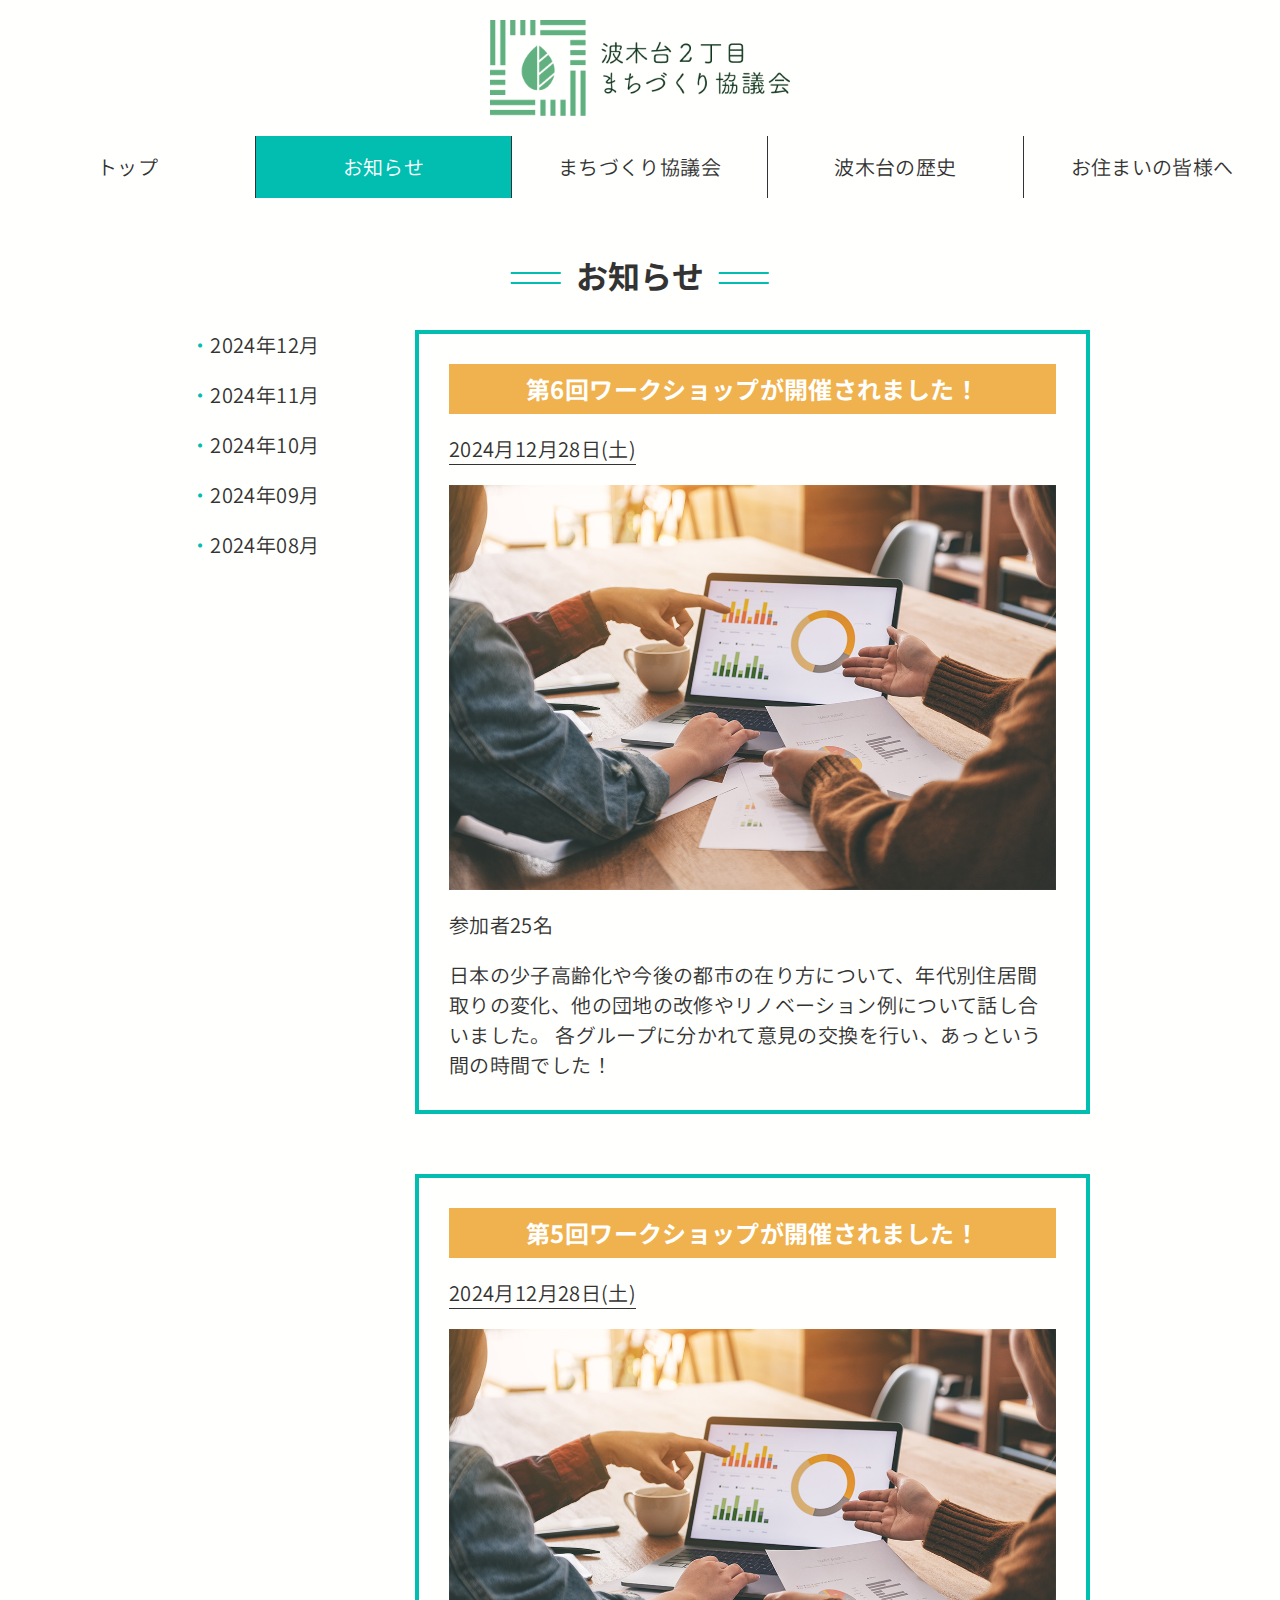
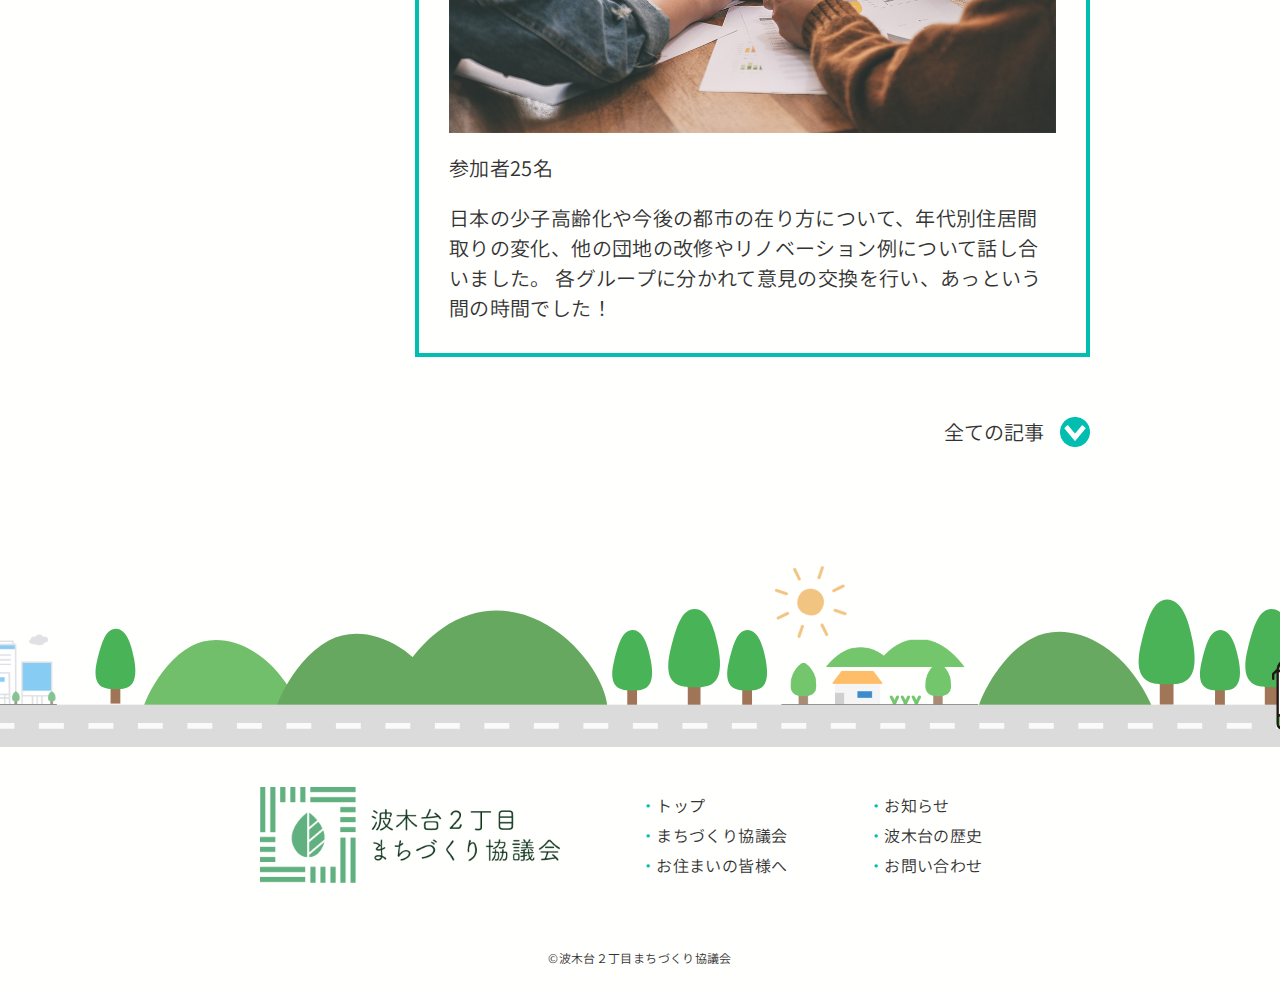
<file: news.html>
<!DOCTYPE html>
<html lang="ja">
    <head>
        <meta charset="UTF-8" />
        <meta name="viewport" content="width=device-width, initial-scale=1.0" />
        <meta name="description" content="まちづくり協議会のサイトのNEWS" />
        <meta name="robots" content="noindex,nofollow" />
        <title>お知らせ｜波木台２丁目まちづくり協議会</title>
        <!-- リセットCSS -->
        <link rel="stylesheet" href="css/destyle.css" />
        <!-- googlefont -->
        <link rel="preconnect" href="https://fonts.googleapis.com" />
        <link rel="preconnect" href="https://fonts.gstatic.com" crossorigin />
        <link
            href="https://fonts.googleapis.com/css2?family=Noto+Sans+JP:wght@100..900&display=swap"
            rel="stylesheet" />

        <!-- ファビコン -->
        <link
            rel="icon"
            type="image/png"
            href="img/favicon//favicon-96x96.png"
            sizes="96x96" />
        <link rel="icon" type="image/svg+xml" href="img/favicon//favicon.svg" />
        <link rel="shortcut icon" href="img/favicon//favicon.ico" />
        <link
            rel="apple-touch-icon"
            sizes="180x180"
            href="img/favicon//apple-touch-icon.png" />
        <meta
            name="apple-mobile-web-app-title"
            content="波木台２丁目まちづくり協議会" />
        <link rel="manifest" href="img/favicon//site.webmanifest" />

        <!-- ページのCSS -->
        <link rel="stylesheet" href="css/news.css" />
    </head>

    <body id="news">
        <!-- ****************************** header *********************************** -->

        <header>
            <h1>
                <a href="index.html"
                    ><img src="img/logo.png" alt="まちづくり協議会のロゴ"
                /></a>
            </h1>

            <!-- ドロワーボタン -->
            <button id="drawerbutton">
                <div class="drawerbutton_inner">
                    <span></span>
                    <span></span>
                    <span></span>
                </div>
            </button>

            <nav class="navmenu">
                <ul>
                    <li>
                        <a href="index.html"
                            ><span>トップ</span>
                            <span
                                ><img
                                    src="img/top_button_01.png"
                                    alt="" /></span
                        ></a>
                    </li>
                    <li>
                        <a href="news.html"
                            ><span>お知らせ</span
                            ><span
                                ><img
                                    src="img/top_button_01.png"
                                    alt="" /></span
                        ></a>
                    </li>
                    <li>
                        <a href="about.html"
                            ><span>まちづくり協議会</span
                            ><span
                                ><img
                                    src="img/top_button_01.png"
                                    alt="" /></span
                        ></a>
                    </li>
                    <li>
                        <a href="history.html"
                            ><span>波木台の歴史</span
                            ><span
                                ><img
                                    src="img/top_button_01.png"
                                    alt="" /></span
                        ></a>
                    </li>
                    <li>
                        <a href="message.html"
                            ><span>お住まいの皆様へ</span
                            ><span
                                ><img
                                    src="img/top_button_01.png"
                                    alt="" /></span
                        ></a>
                    </li>
                </ul>
            </nav>
        </header>

        <!-- ****************************** main *********************************** -->
        <main>
            <h2>お知らせ</h2>

            <div class="news-wrapper">
                <aside>
                    <ul>
                        <li>
                            <a href="news.html"><span>・</span>2024年12月</a>
                        </li>
                        <li>
                            <a href="news_under.html"
                                ><span>・</span>2024年11月</a
                            >
                        </li>
                        <li>
                            <a href=""><span>・</span>2024年10月</a>
                        </li>
                        <li>
                            <a href=""><span>・</span>2024年09月</a>
                        </li>
                        <li>
                            <a href=""><span>・</span>2024年08月</a>
                        </li>
                    </ul>
                </aside>

                <div class="news_container">
                    <div class="news_container_itemes">
                        <h3>第6回ワークショップが開催されました！</h3>
                        <p class="news-time">2024月12月28日(土)</p>
                        <div class="news_container_itemes-img">
                            <img
                                src="img/news_ photo_01.jpg"
                                alt="集会の写真" />
                        </div>
                        <p>参加者25名</p>
                        <p>
                            日本の少子高齢化や今後の都市の在り方について、年代別住居間取りの変化、他の団地の改修やリノベーション例について話し合いました。
                            各グループに分かれて意見の交換を行い、あっという間の時間でした！
                        </p>
                    </div>
                    <div class="news_container_itemes">
                        <h3>第5回ワークショップが開催されました！</h3>
                        <p class="news-time">2024月12月28日(土)</p>
                        <div class="news_container_itemes-img">
                            <img
                                src="img/news_ photo_01.jpg"
                                alt="集会の写真" />
                        </div>
                        <p>参加者25名</p>
                        <p>
                            日本の少子高齢化や今後の都市の在り方について、年代別住居間取りの変化、他の団地の改修やリノベーション例について話し合いました。
                            各グループに分かれて意見の交換を行い、あっという間の時間でした！
                        </p>
                    </div>

                    <div class="news_container_itemes-box">
                        <div class="news_container_itemes">
                            <h3>第3回ワークショップが開催されました！</h3>
                            <p class="news-time">2024月11月30日(土)</p>
                            <div class="news_container_itemes-img">
                                <img
                                    src="img/news_ photo_01.jpg"
                                    alt="集会の写真" />
                            </div>
                            <p>参加者25名</p>
                            <p>
                                日本の少子高齢化や今後の都市の在り方について、年代別住居間取りの変化、他の団地の改修やリノベーション例について話し合いました。
                                各グループに分かれて意見の交換を行い、あっという間の時間でした！
                            </p>
                        </div>
                        <div class="news_container_itemes">
                            <h3>第2回ワークショップが開催されました！</h3>
                            <p class="news-time">2024月11月12日(土)</p>
                            <div class="news_container_itemes-img">
                                <img
                                    src="img/news_ photo_01.jpg"
                                    alt="集会の写真" />
                            </div>
                            <p>参加者25名</p>
                            <p>
                                日本の少子高齢化や今後の都市の在り方について、年代別住居間取りの変化、他の団地の改修やリノベーション例について話し合いました。
                                各グループに分かれて意見の交換を行い、あっという間の時間でした！
                            </p>
                        </div>

                        <div class="news_container_itemes">
                            <h3>第1回ワークショップが開催されました！</h3>
                            <p class="news-time">2024月11月12日(土)</p>
                            <div class="news_container_itemes-img">
                                <img
                                    src="img/news_ photo_01.jpg"
                                    alt="集会の写真" />
                            </div>
                            <p>参加者25名</p>
                            <p>
                                日本の少子高齢化や今後の都市の在り方について、年代別住居間取りの変化、他の団地の改修やリノベーション例について話し合いました。
                                各グループに分かれて意見の交換を行い、あっという間の時間でした！
                            </p>
                        </div>
                    </div>

                    <button class="more_button">
                        <p>全ての記事</p>
                        <div class="more_button_img">
                            <img src="img/top_button_01.png" alt="" />
                        </div>
                    </button>
                </div>
            </div>
        </main>

        <!-- ****************************** footer *********************************** -->
        <footer>
            <div class="footer_bg">
                <div class="footer_bg_bus">
                    <img src="img/bus_illust.png" alt="バスのイラスト" />
                </div>
            </div>

            <div class="f_container">
                <h1>
                    <a href="index.html"
                        ><img src="img/logo.png" alt="まちづくり協議会のロゴ"
                    /></a>
                </h1>

                <nav>
                    <ul>
                        <li>
                            <a href="index.html"><span>・</span>トップ</a>
                        </li>
                        <li>
                            <a href="news.html"><span>・</span>お知らせ</a>
                        </li>
                        <li>
                            <a href="about.html"
                                ><span>・</span>まちづくり協議会</a
                            >
                        </li>
                        <li>
                            <a href="history.html"
                                ><span>・</span>波木台の歴史</a
                            >
                        </li>
                        <li>
                            <a href="message.html"
                                ><span>・</span>お住まいの皆様へ</a
                            >
                        </li>
                        <li>
                            <a href="form.html"><span>・</span>お問い合わせ</a>
                        </li>
                    </ul>
                </nav>
            </div>

            <small>&copy;波木台２丁目まちづくり協議会</small>
        </footer>
    </body>

    <script src="js/common.js"></script>
</html>
</file>
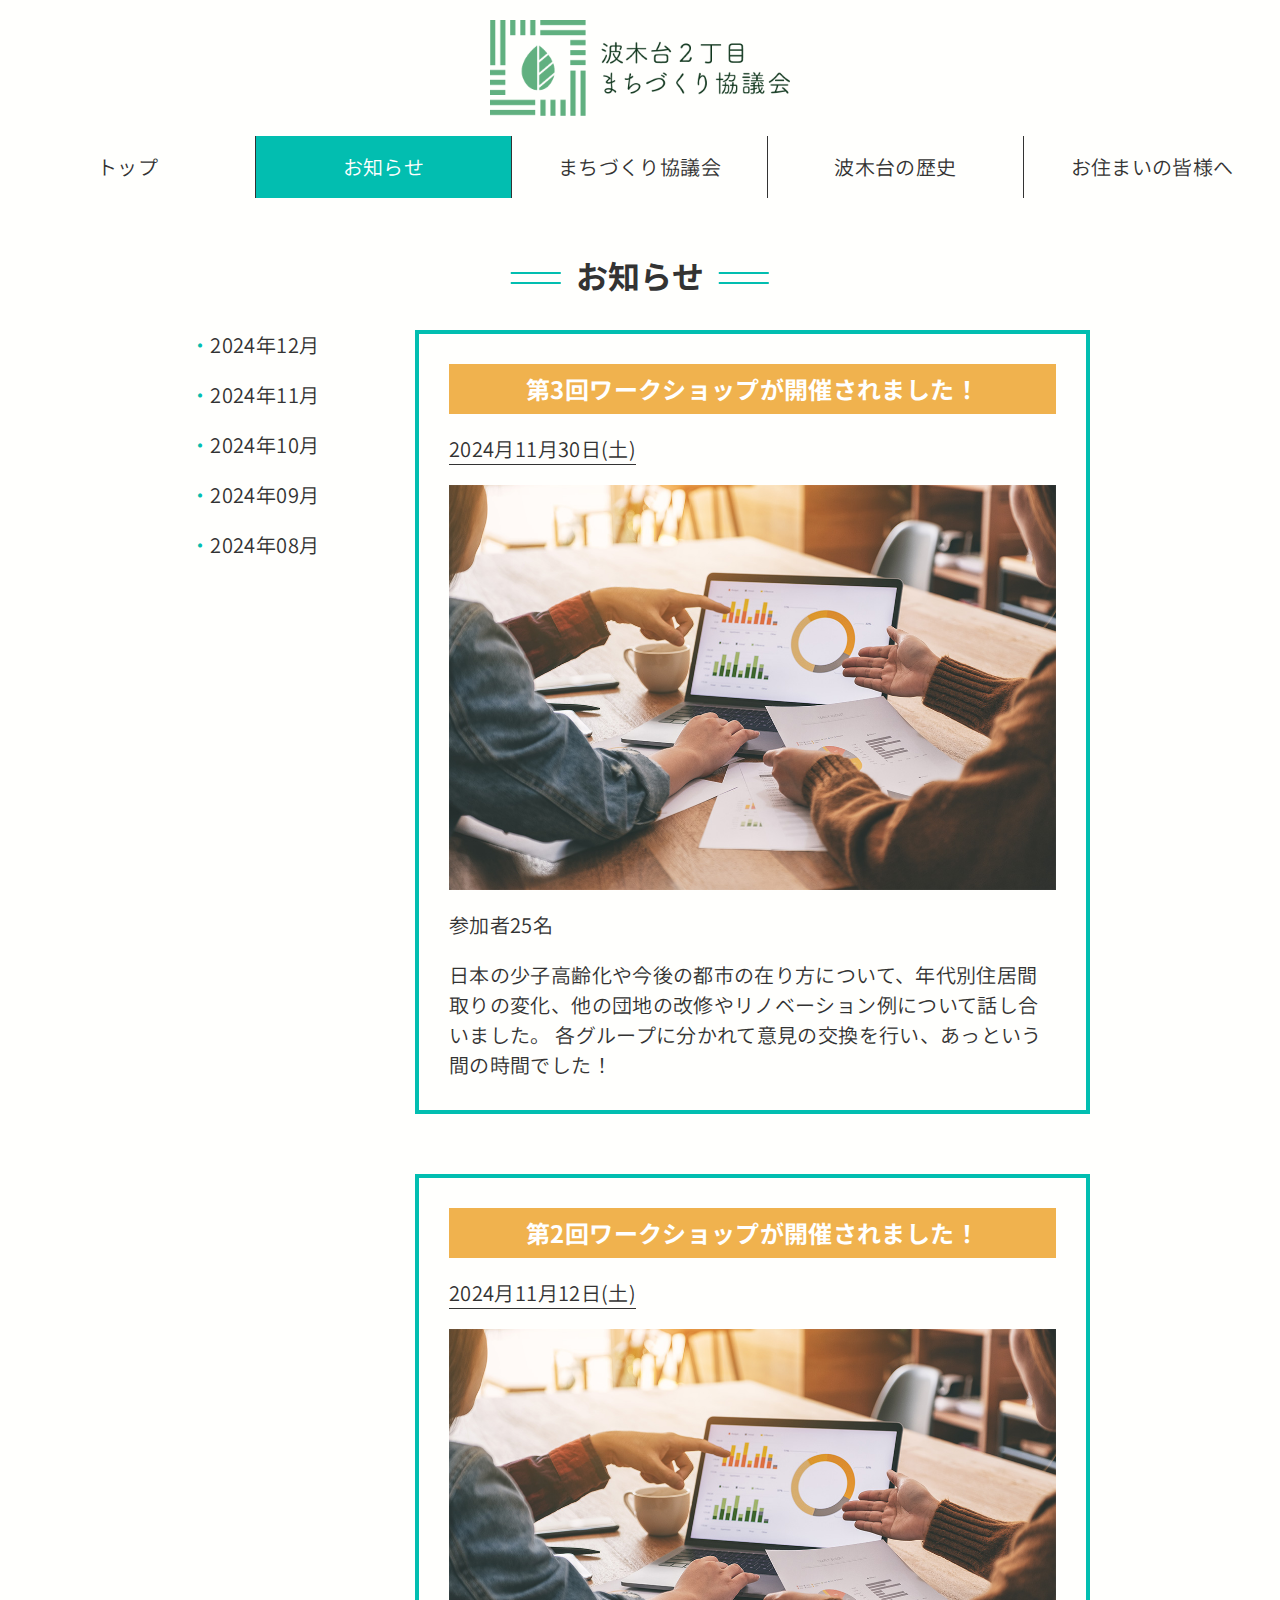
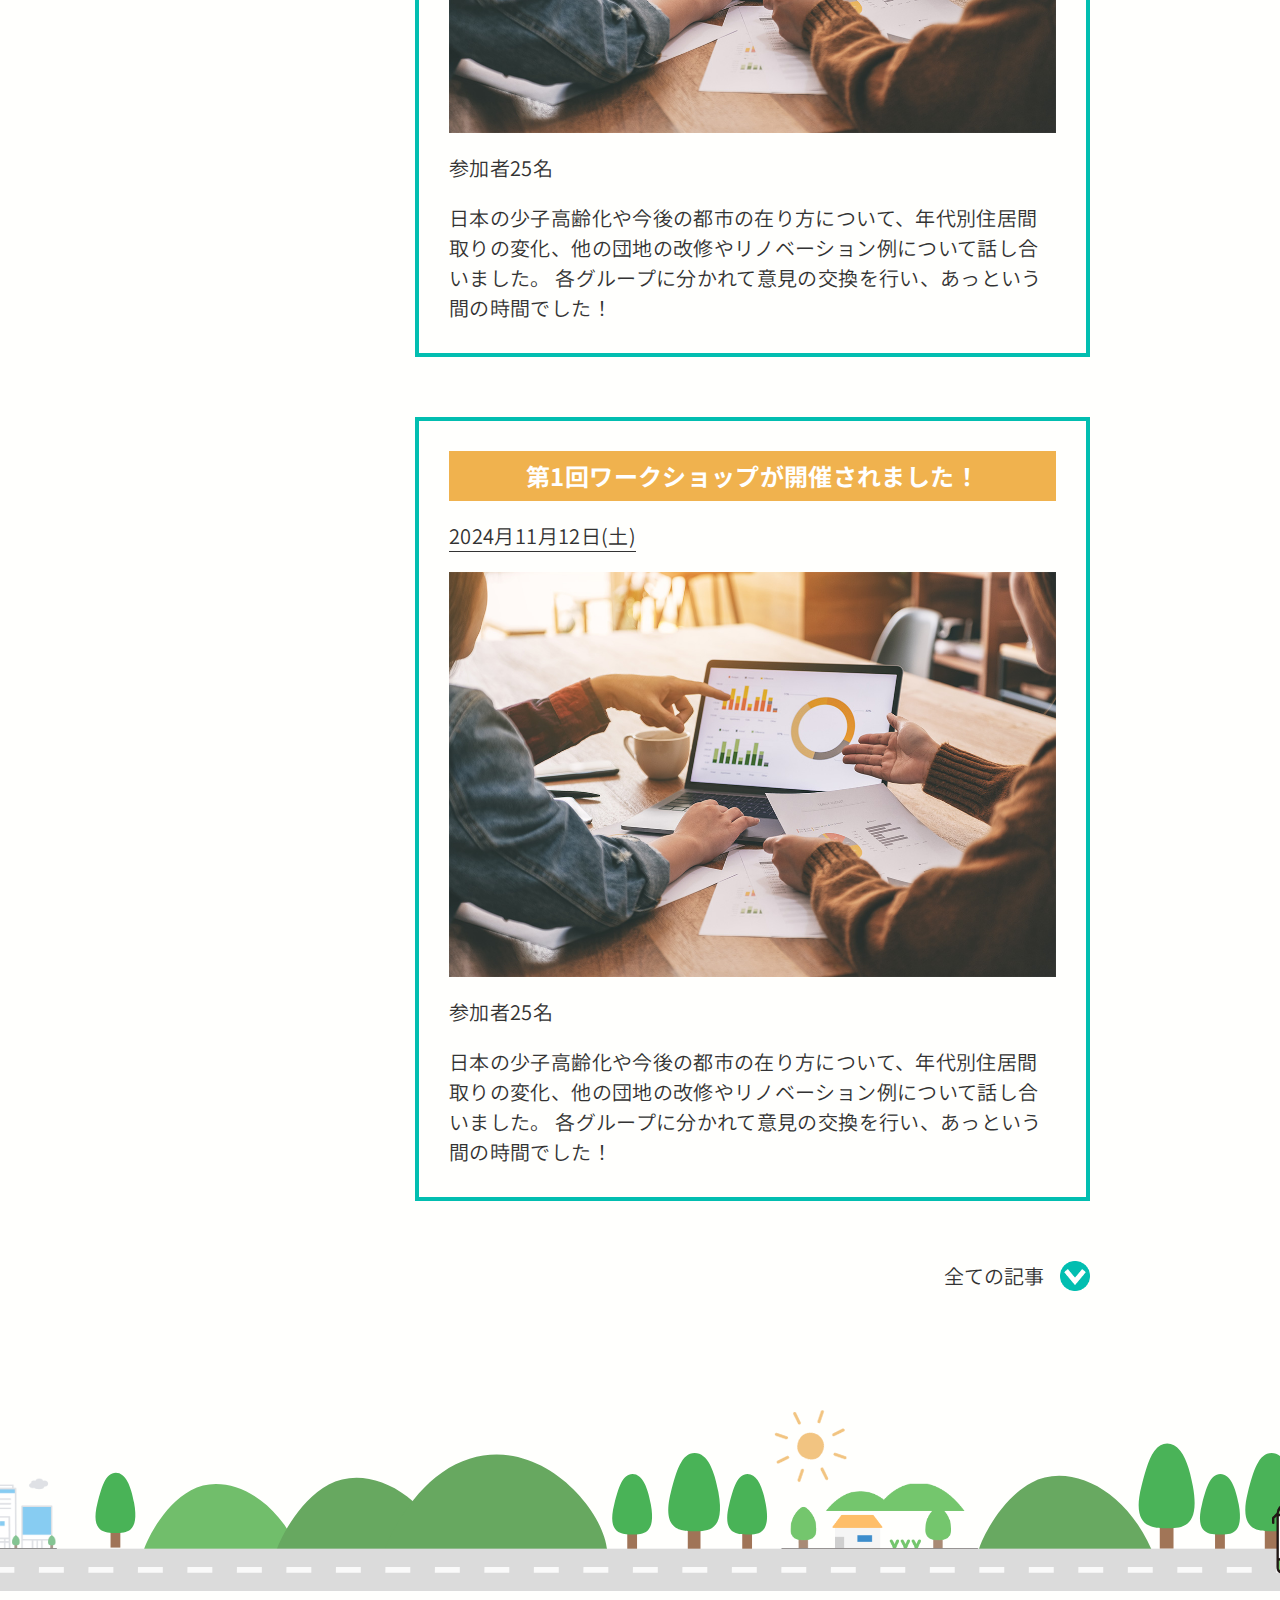
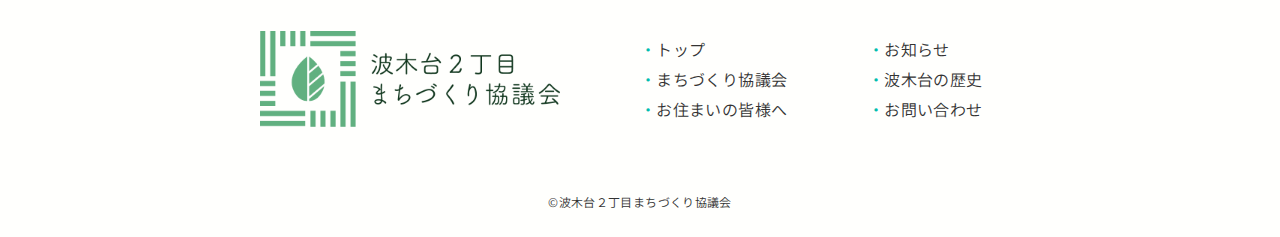
<file: news_under.html>
<!DOCTYPE html>
<html lang="ja">
    <head>
        <meta charset="UTF-8" />
        <meta name="viewport" content="width=device-width, initial-scale=1.0" />
        <meta name="description" content="まちづくり協議会のサイトのNEWS" />
        <meta name="robots" content="noindex,nofollow" />
        <title>お知らせ｜波木台２丁目まちづくり協議会</title>

        <!-- リセットCSS -->
        <link rel="stylesheet" href="css/destyle.css" />

        <!-- googlefont -->
        <link rel="preconnect" href="https://fonts.googleapis.com" />
        <link rel="preconnect" href="https://fonts.gstatic.com" crossorigin />
        <link
            href="https://fonts.googleapis.com/css2?family=Noto+Sans+JP:wght@100..900&display=swap"
            rel="stylesheet" />

        <!-- ファビコン -->
        <link
            rel="icon"
            type="image/png"
            href="img/favicon//favicon-96x96.png"
            sizes="96x96" />
        <link rel="icon" type="image/svg+xml" href="img/favicon//favicon.svg" />
        <link rel="shortcut icon" href="img/favicon//favicon.ico" />
        <link
            rel="apple-touch-icon"
            sizes="180x180"
            href="img/favicon//apple-touch-icon.png" />
        <meta
            name="apple-mobile-web-app-title"
            content="渦森台２丁目まちづくり協議会" />
        <link rel="manifest" href="img/favicon//site.webmanifest" />

        <!-- ページのCSS -->
        <link rel="stylesheet" href="css/news.css" />
    </head>

    <body id="news">
        <!-- ****************************** header *********************************** -->

        <header>
            <h1>
                <a href="index.html"
                    ><img src="img/logo.png" alt="まちづくり協議会のロゴ"
                /></a>
            </h1>

            <!-- ドロワーボタン -->
            <button id="drawerbutton">
                <div class="drawerbutton_inner">
                    <span></span>
                    <span></span>
                    <span></span>
                </div>
            </button>

            <nav class="navmenu">
                <ul>
                    <li>
                        <a href="index.html"
                            ><span>トップ</span>
                            <span
                                ><img
                                    src="img/top_button_01.png"
                                    alt="" /></span
                        ></a>
                    </li>
                    <li>
                        <a href="news.html"
                            ><span>お知らせ</span
                            ><span
                                ><img
                                    src="img/top_button_01.png"
                                    alt="" /></span
                        ></a>
                    </li>
                    <li>
                        <a href="about.html"
                            ><span>まちづくり協議会</span
                            ><span
                                ><img
                                    src="img/top_button_01.png"
                                    alt="" /></span
                        ></a>
                    </li>
                    <li>
                        <a href="history.html"
                            ><span>波木台の歴史</span
                            ><span
                                ><img
                                    src="img/top_button_01.png"
                                    alt="" /></span
                        ></a>
                    </li>
                    <li>
                        <a href="message.html"
                            ><span>お住まいの皆様へ</span
                            ><span
                                ><img
                                    src="img/top_button_01.png"
                                    alt="" /></span
                        ></a>
                    </li>
                </ul>
            </nav>
        </header>

        <!-- ****************************** main *********************************** -->
        <main>
            <h2>お知らせ</h2>

            <div class="news-wrapper">
                <aside>
                    <ul>
                        <li>
                            <a href=""><span>・</span>2024年12月</a>
                        </li>
                        <li>
                            <a href=""><span>・</span>2024年11月</a>
                        </li>
                        <li>
                            <a href=""><span>・</span>2024年10月</a>
                        </li>
                        <li>
                            <a href=""><span>・</span>2024年09月</a>
                        </li>
                        <li>
                            <a href=""><span>・</span>2024年08月</a>
                        </li>
                    </ul>
                </aside>

                <div class="news_container">
                    <div class="news_container_itemes">
                        <h3>第3回ワークショップが開催されました！</h3>
                        <p class="news-time">2024月11月30日(土)</p>
                        <div class="news_container_itemes-img">
                            <img
                                src="img/news_ photo_01.jpg"
                                alt="集会の写真" />
                        </div>
                        <p>参加者25名</p>
                        <p>
                            日本の少子高齢化や今後の都市の在り方について、年代別住居間取りの変化、他の団地の改修やリノベーション例について話し合いました。
                            各グループに分かれて意見の交換を行い、あっという間の時間でした！
                        </p>
                    </div>
                    <div class="news_container_itemes">
                        <h3>第2回ワークショップが開催されました！</h3>
                        <p class="news-time">2024月11月12日(土)</p>
                        <div class="news_container_itemes-img">
                            <img
                                src="img/news_ photo_01.jpg"
                                alt="集会の写真" />
                        </div>
                        <p>参加者25名</p>
                        <p>
                            日本の少子高齢化や今後の都市の在り方について、年代別住居間取りの変化、他の団地の改修やリノベーション例について話し合いました。
                            各グループに分かれて意見の交換を行い、あっという間の時間でした！
                        </p>
                    </div>

                    <div class="news_container_itemes">
                        <h3>第1回ワークショップが開催されました！</h3>
                        <p class="news-time">2024月11月12日(土)</p>
                        <div class="news_container_itemes-img">
                            <img
                                src="img/news_ photo_01.jpg"
                                alt="集会の写真" />
                        </div>
                        <p>参加者25名</p>
                        <p>
                            日本の少子高齢化や今後の都市の在り方について、年代別住居間取りの変化、他の団地の改修やリノベーション例について話し合いました。
                            各グループに分かれて意見の交換を行い、あっという間の時間でした！
                        </p>
                    </div>

                    <button class="more_button">
                        <p>全ての記事</p>
                        <div class="more_button_img">
                            <img src="img/top_button_01.png" alt="" />
                        </div>
                    </button>
                </div>
            </div>
        </main>

        <!-- ****************************** footer *********************************** -->
        <footer>
            <div class="footer_bg">
                <div class="footer_bg_bus">
                    <img src="img/bus_illust.png" alt="バスのイラスト" />
                </div>
            </div>

            <div class="f_container">
                <h1>
                    <a href="index.html"
                        ><img src="img/logo.png" alt="まちづくり協議会のロゴ"
                    /></a>
                </h1>

                <nav>
                    <ul>
                        <li>
                            <a href="index.html"><span>・</span>トップ</a>
                        </li>
                        <li>
                            <a href="news.html"><span>・</span>お知らせ</a>
                        </li>
                        <li>
                            <a href="about.html"
                                ><span>・</span>まちづくり協議会</a
                            >
                        </li>
                        <li>
                            <a href="history.html"
                                ><span>・</span>波木台の歴史</a
                            >
                        </li>
                        <li>
                            <a href="message.html"
                                ><span>・</span>お住まいの皆様へ</a
                            >
                        </li>
                        <li>
                            <a href="form.html"><span>・</span>お問い合わせ</a>
                        </li>
                    </ul>
                </nav>
            </div>

            <small>&copy;波木台２丁目まちづくり協議会</small>
        </footer>
    </body>

    <script src="js/common.js"></script>
</html>
</file>
<file: css/top.css>
@import url(setting.css);

#top > header > nav > ul > li:nth-of-type(1) {
    background-color: var(--main_color);
    color: #fff;
}

/* --------NEWSページ---------÷ */

#top > main > .fv {
    background: url(../img/fv_img.jpg) no-repeat center / cover;
    width: 100%;
    height: 600px;
}

#top > main > #sec_news > h2 {
    margin-top: 100px;
    margin-bottom: var(--margin_l);
}

#top > main > #sec_news {
    max-width: 700px;
    margin-inline: auto;
    padding-inline: var(--padding_m);
}

#top > main > #sec_news > dl {
    display: flex;
    flex-direction: column;
    gap: 1rem;
}

#top > main > #sec_news > dl > .sec_news_inner {
    display: flex;
    gap: 2rem;
    border-bottom: solid 1px #c5c5c5;
    padding: 0.5rem 1rem;
}

#top > main > #sec_news > dl > .sec_news_inner > dt {
    font-weight: 350;
}

#top > main > #sec_news > a {
    display: block;
    max-width: 150px;
    margin-left: auto;
}

#top > main > #sec_news > a > .more_button {
    display: flex;
    align-items: center;
    margin-top: var(--margin_m);
    gap: 1rem;
}

#top > main > #sec_news > a > .more_button > .more_button_img {
    width: 30px;
    height: 30px;
}

/* ----------------- workshop ------------------ */
/* h2まとめて指定 */
#top > main > #sec_topics > h2,
#top > main > #sec_workshop > h2 {
    margin-top: var(--margin_xl);
    margin-bottom: 40px;
}

#top > main > #sec_workshop > h3 {
    font-size: var(--font_xl);
    font-weight: bold;
    text-align: center;
    color: #ffffff;
    padding: var(--padding_m);
    width: 100%;
    background-color: var(--accent_color);
}

#top > main > #sec_workshop > .sec_workshop_bg {
    background: url(../img/top_photo_1.jpg) no-repeat center center / cover;
    width: 100%;
    height: 600px;
    display: flex;
    align-items: center;
    justify-content: center;
    position: relative;
    z-index: 10;
}

#top > main > #sec_workshop > .sec_workshop_bg::before {
    content: "";
    background-color: #fffdec;
    opacity: 0.8;
    width: 100%;
    height: 600px;
    position: absolute;
    top: 0;
    left: 0;
    z-index: 12;
}

#top > main > #sec_workshop > .sec_workshop_bg > .sec_workshop_bg_inner {
    position: absolute;
    transform: translate(-50%, -50%);
    top: 50%;
    left: 50%;
    z-index: 15;
    max-width: 670px;
    width: 100%;
    display: flex;
    flex-direction: column;
    gap: 40px;
    max-height: 600px;
    padding: var(--padding_m);
}

#top > main > #sec_workshop > .sec_workshop_bg > .sec_workshop_bg_inner > p {
    line-height: 200%;
    overflow: hidden;
}

#top
    > main
    > #sec_workshop
    > .sec_workshop_bg
    > .sec_workshop_bg_inner
    > p:nth-of-type(1),
#top
    > main
    > #sec_workshop
    > .sec_workshop_bg
    > .sec_workshop_bg_inner
    > p:nth-of-type(3) {
    font-weight: 450;
    text-shadow: 3px 3px 3px rgb(195, 195, 195);
}

#top
    > main
    > #sec_workshop
    > .sec_workshop_bg
    > .sec_workshop_bg_inner
    > p:nth-of-type(2) {
    font-weight: bold;
    color: #df5200;
}

/* ----------------- まちづくりTOPICS ------------------ */
#top > main > #sec_topics {
    padding-inline: var(--padding_m);
    margin-bottom: calc(var(--margin_m) * 5);
}

#top > main > #sec_topics > .sec_topics_wrapper {
    display: flex;
    flex-direction: column;
    align-items: center;
    gap: 40px;
}

#top > main > #sec_topics > .sec_topics_wrapper > a {
    display: block;
    background-color: var(--main_color);
    border-radius: 10px;
    max-width: 800px;
    width: 100%;
    max-height: 220px;
    padding: 40px 20px;
    box-shadow: 4px 4px 4px rgb(195, 195, 195);
}

#top > main > #sec_topics > .sec_topics_wrapper > a:hover {
    box-shadow: 0 0 0;
    transform: translateY(4px);
}

#top > main > #sec_topics > .sec_topics_wrapper > a > button {
    max-width: 760px;
    width: 100%;
    display: flex;
    justify-content: space-between;
    align-items: center;
}

#top
    > main
    > #sec_topics
    > .sec_topics_wrapper
    > a
    > button
    > .sec_topics_wrapper_itemesimg {
    flex-basis: 33%;
}

#top
    > main
    > #sec_topics
    > .sec_topics_wrapper
    > a
    > button
    > .sec_topics_wrapper_itemestext {
    width: 60px;
    display: flex;
    flex-direction: column;
    justify-content: space-between;
    flex-basis: 55%;
    gap: 0.5rem;
    border-left: 1px dotted #ffffff;
    padding-left: 2rem;
}

#top
    > main
    > #sec_topics
    > .sec_topics_wrapper
    > a
    > button
    > .sec_topics_wrapper_itemestext
    > h3 {
    font-size: var(--font_xl);
    color: #ffffff;
    padding-bottom: 1rem;
    font-weight: 500;
}

#top
    > main
    > #sec_topics
    > .sec_topics_wrapper
    > a
    > button
    > .sec_topics_wrapper_itemestext
    > p {
    font-size: var(--font_s);
    color: #ffffff;
}

#top
    > main
    > #sec_topics
    > .sec_topics_wrapper
    > a
    > button
    > .sec_topics_wrapper_itemesbutton {
    flex-basis: 6%;
}

/* -------------------レスポンシブ-------------------- */
/* TAB(max-width:800px) */

@media screen and (max-width: 800px) {
    /* sec_news */
    #top > main > #sec_news > dl > .sec_news_inner {
        flex-direction: column;
        gap: 0.2rem;
    }

    /* sec_workshop */
    #top > main > #sec_workshop > .sec_workshop_bg > .sec_workshop_bg_inner {
        gap: 1rem;
    }

    /* sec_topics */
    #top > main > #sec_topics > .sec_topics_wrapper > a {
        max-height: 500px;
    }
}

/* TAB(max-width:440px) */
@media screen and (max-width: 440px) {
    #top .change {
        padding: 0;
    }

    #top .change:before,
    #top .change:after {
        position: absolute;
        top: calc(50% - 2px);
        width: 25px;
        height: 8px;
        content: "";
        border-top: solid 2px var(--main_color);
        border-bottom: solid 2px var(--main_color);
    }

    #top .change:before {
        left: -17%;
    }

    #top .change:after {
        right: -17%;
    }

    /* sec_news */
    #top
        > main
        > #sec_workshop
        > .sec_workshop_bg
        > .sec_workshop_bg_inner
        > p {
        line-height: 170%;
    }
    #top
        > main
        > #sec_workshop
        > .sec_workshop_bg
        > .sec_workshop_bg_inner
        > p
        > span {
        display: block;
    }

    /* sec_topics */

    #top
        > main
        > #sec_topics
        > .sec_topics_wrapper
        > a
        > button
        > .sec_topics_wrapper_itemestext {
        padding-left: 1rem;
    }

    #top > main > #sec_topics > .sec_topics_wrapper {
        gap: 20px;
    }

    #top > main > #sec_topics > .sec_topics_wrapper > a {
        padding: 0;
    }

    #top > main > #sec_topics > .sec_topics_wrapper > a > button {
        flex-direction: column;
        padding: 1rem;
        gap: 1rem;
    }

    #top
        > main
        > #sec_topics
        > .sec_topics_wrapper
        > a
        > button
        > .sec_topics_wrapper_itemesimg {
        flex-basis: 30%;
        max-width: 200px;
    }

    #top
        > main
        > #sec_topics
        > .sec_topics_wrapper
        > a
        > button
        > .sec_topics_wrapper_itemestext {
        flex-basis: 30%;
        flex-direction: column;
        width: 100%;
        gap: 0.3rem;
        align-items: center;
        border-left: none;
        border-top: 1px dotted #ffffff;
        padding: 1rem;
    }

    #top
        > main
        > #sec_topics
        > .sec_topics_wrapper
        > a
        > button
        > .sec_topics_wrapper_itemesbutton {
        max-width: 40px;
    }
}
</file>
<file: css/about.css>
@import url(setting.css);

/* h2必要なけれな消してください、使う場合はidをつけてください */
#about > main > h2 {
    margin-top: var(--margin_l);
    margin-bottom: 40px;
}

/* ----------------------------------------- */
#about > main {
    padding-inline: var(--padding_m);
    max-width: 900px;
    margin-inline: auto;
}

#about > header > nav > ul > li:nth-child(3) {
    color: #fff;
    background-color: var(--main_color);
}
/* ----------　まちづくり協議会とは ----------　*/

#about > main > .about_top {
    margin-top: 60px;
}

#about > main > .about_top > .textbox {
    display: flex;
    align-items: center;
    justify-content: center;
    margin: 0 auto;
    max-width: 830px;
    margin-top: 40px;
    border-radius: 50px;
    padding: 50px 40px;
    position: relative;
    background: rgba(2, 190, 176, 0.3);
}

#about > main > .about_top > .textbox p {
    max-width: 750px;
    line-height: 200%;
}

#about > main > .about_top > .textbox > .aboutTOP_image {
    width: 150px;
    position: absolute;
    bottom: -30%;
    right: 1%;
}
/* ----------　まちづくり協議会とは ----------　*/

/* ----------　各会長と役員様ご紹介 ----------　*/
#about > main > #about_middle {
    margin-top: 178px;
}

#about > main > #about_middle > .contentsWrap {
    display: flex;
    justify-content: space-between;
    margin: 0 auto;
    max-width: 1000px;
    align-items: center;
    margin-top: 64px;
    padding-bottom: 110px;
    padding-inline: 16px;
    border-bottom: 1px solid #b5b5b5;
    gap: 85px;
}

#about > main > #about_middle > .contentsWrap:nth-of-type(3) {
    padding-bottom: 14px;
}

#about > main > #about_middle > .contentsWrap > .contentsbox01 {
    text-align: center;
    flex-basis: 30%;
}

#about > main > #about_middle > .contentsWrap > .contentsbox01 > .box01_image {
    max-width: 220px;
    margin-inline: auto;
}

#about > main > #about_middle > .contentsWrap > .contentsbox01 > ul {
    margin-top: 18px;
}

#about > main > #about_middle > .contentsWrap > .contentsbox01 > ul > li {
    line-height: 200%;
}

#about > main > #about_middle > .contentsWrap > .textbox01 {
    max-width: 697px;
    flex-basis: 65%;
}

#about > main > #about_middle > .contentsWrap > .textbox01 > p {
    line-height: 200%;
}

#about > main > #about_middle > .contentsWrap2 > .button00 a button {
    display: block;
    margin-top: 16px;
    margin-left: auto;
    padding: 10px;
    background-color: var(--accent_color);
    border: none;
    border-radius: 10px;
    color: var(--base_cokor);
}

#about > main > #about_middle > .contentsWrap2 {
    margin: 0 auto;
    max-width: 1000px;
    margin-top: 40px;
    padding-bottom: 40px;
    padding-inline: 16px;
    border-bottom: 1px solid #b5b5b5;
}

#about > main > #about_middle > .contentsWrap2 > .contentsbox01 {
    display: flex;
    align-items: center;
    justify-content: space-between;
}

#about
    > main
    > #about_middle
    > .contentsWrap2
    > .contentsbox01
    > p:nth-child(1) {
    flex-basis: 30%;
}

#about
    > main
    > #about_middle
    > .contentsWrap2
    > .contentsbox01
    > p:nth-child(2) {
    flex-basis: 65%;
}
/* ----------　各会長と役員様ご紹介 ----------　*/

/* ----------　活動内容 ----------　*/
#about > main > #about_bottom {
    margin-top: 160px;
}

#about > main > #about_bottom > .itemWrap {
    display: flex;
    justify-content: space-between;
    gap: var(--margin_m);
    margin-top: 40px;
}

#about > main > #about_bottom > .itemWrap > .item {
    background: rgba(2, 190, 176, 0.3);
    border-radius: 30px;
    max-width: 502px;
    padding: 20px;
    display: flex;
    flex-direction: column;
    flex-basis: 48%;
}

#about > main > #about_bottom > .itemWrap > .item > p {
    line-height: 200%;
}

#about > main > #about_bottom > .itemWrap > .item > .item_image {
    max-width: 445px;
    margin-inline: auto;
    border-radius: 30px;
    overflow: hidden;
    max-height: 250px;
}

#about > main > #about_bottom > .itemWrap > .item > .about_h3title {
    text-align: center;
    font-size: var(--font_l);
    margin-top: var(--margin_s);
    margin-bottom: var(--margin_m);
    padding-bottom: var(--margin_s);
    border-bottom: dotted 1px var(--font_color);
}

#about > main > #about_bottom > .itemWrap > .item a {
    align-self: flex-end;
    margin: 25px 10px 0 10px;
    padding: 10px 20px;
    background-color: var(--accent_color);
    border: none;
    border-radius: 10px;
    cursor: pointer;
    color: var(--base_cokor);
}

#about > main > #about_bottom > .aboutMessage > .aboutMessage_text {
    display: flex;
    align-items: center;
    justify-content: center;
    margin: 0 auto;
    max-width: 800px;
    padding: 100px 20px;
    margin-top: 111px;
    border: solid 4px var(--accent_color);
}

#about > main > #about_bottom > .aboutMessage > .aboutMessage_text p {
    max-width: 650px;
    line-height: 200%;
    font-size: var(--font_l);
}

#about > main > #about_bottom > .aboutMessage > .aboutMessage_image {
    max-width: 546px;
    margin: 61px auto;
}
/* ----------　活動内容 ----------　*/

/* ========== メディアクエリ(max-width: 800px)　==========　*/
@media screen and (max-width: 800px) {
    #about > main > #about_bottom > .aboutMessage > .aboutMessage_image {
        max-width: 350px;
    }

    #about > main > #about_bottom > .aboutMessage > .aboutMessage_text {
        padding: 60px 30px;
    }

    #about > main > #about_bottom > .itemWrap {
        flex-direction: column;
        align-items: center;
    }
}
/* ========== メディアクエリ(max-width: 600px)　==========　*/

@media screen and (max-width: 600px) {
    #about > main > #about_middle > .contentsWrap,
    #about > main > #about_middle > .contentsWrap2 > .contentsbox01 {
        flex-direction: column;
        padding-bottom: 40px;
        gap: 20px;
        align-items: stretch;
    }

    #about > main > #about_middle > .contentsWrap2 > .contentsbox01 {
        padding-bottom: 0;
    }
}

/* ========== メディアクエリ(max-width: 440px)　==========　*/
@media screen and (max-width: 440px) {
    /* ----------　まちづくり協議会とは ----------　*/
    #about > main > .about_top > .textbox {
        border-radius: 20px;
        position: relative;
    }
    #about > main > .about_top > .textbox > .aboutTOP_image {
        max-width: 120px;
        position: absolute;
        bottom: -15%;
        right: 1%;
    }
    /* ----------　まちづくり協議会とは ----------　*/

    /* ----------　各会長と役員様ご紹介 ----------　*/

    #about > main > #about_middle > .contentsWrap {
        margin-top: 32px;
    }

    #about
        > main
        > #about_middle
        > .contentsWrap:nth-of-type(3)
        > .contentsbox01 {
        text-align: start;
    }

    #about
        > main
        > #about_middle
        > .contentsWrap
        > .contentsbox01
        > .box01_image {
        max-width: 185px;
    }

    #about > main > #about_middle > .contentsWrap > .textbox01 {
        margin-top: var(--margin_m);
    }
    /* ----------　各会長と役員様ご紹介 ----------　*/

    /* ----------　活動内容 ----------　*/
    #about > main > #about_bottom {
        margin-top: 96px;
    }

    #about > main > #about_bottom > .itemWrap {
        gap: 30px;
    }

    #about > main > #about_bottom > .itemWrap > .item {
        overflow: hidden;
        max-width: 360px;
        border-radius: 20px;
    }

    #about > main > #about_bottom > .itemWrap > .item > .item_image {
        max-width: 328px;
        border-radius: 20px;
        overflow: hidden;
    }

    #about > main > #about_bottom > .itemWrap > .item > .about_h3title {
        font-size: var(--font_xl);
    }

    #about > main > #about_bottom > .itemWrap > .item a {
        align-self: flex-end;
        margin: 2px;
        padding: 6px 10px;
        background-color: var(--accent_color);
        border: none;
        border-radius: 10px;
        cursor: pointer;
    }

    #about > main > #about_bottom > .aboutMessage > .aboutMessage_text {
        display: flex;
        align-items: center;
        justify-content: center;
        margin: 0 auto;
        max-width: 800px;
        padding: 30px 20px;
        margin-top: 60px;
        border: solid 4px var(--accent_color);
    }

    #about > main > #about_bottom > .aboutMessage > .aboutMessage_image {
        max-width: 250px;
        margin: 30px auto;
    }
    /* ----------　活動内容 ----------　*/
}

/* ========== メディアクエリ(max-width: 440px)　==========　*/
</file>
<file: css/form.css>
@import url(setting.css);

/* h2必要なけれな消してください、使う場合はidをつけてください */
h2 {
    margin-top: 60px;
    margin-bottom: 40px;
}
/* ----------------------------------------- */

/* ******************* お問い合わせ（全ページ共通/入力画面） ******************* */
#form main,
#form_confirmation main,
#form_completion main {
    padding-inline: 20px;
}

#form .wrapper,
#form_confirmation .wrapper,
#form_completion .wrapper {
    max-width: 800px;
    margin-inline: auto;
}

#form .container,
#form_confirmation .container,
#form_completion .container {
    max-width: 1000px;
    margin: 0 auto 100px;
    background-color: #b6e2df;
    border-radius: 30px;
    padding: 60px 40px 100px;
}

/* /////////////// お願い文章 /////////////// */
#form .massege,
#form_confirmation .massege {
    display: flex;
    align-items: center;
    justify-content: space-between;
}

#form .massege p,
#form_confirmation .massege p {
    flex-basis: 76%;
}

#form .massege .massege_img,
#form_confirmation .massege .massege_img,
#form_completion .massege .massege_img {
    flex-basis: 24%;
}

/* /////////////// 入力の進捗確認バー /////////////// */
#form .progress,
#form_confirmation .progress,
#form_completion .progress {
    margin-top: 20px;
    display: flex;
    align-items: center;
    justify-content: space-between;
}

#form .progress p,
#form_confirmation .progress p,
#form_completion .progress p {
    flex-basis: calc(100% / 5);
    background-color: #eeeeee;
    border-radius: 10px;
    text-align: center;
    padding-block: 6px;
}

#form .progress p:first-child,
#form_confirmation .progress p:nth-child(3),
#form_completion .progress p:nth-child(5) {
    background-color: var(--accent_color);
    color: var(--base_cokor);
    font-weight: bold;
}

#form .progress .dotted_line,
#form_confirmation .progress .dotted_line,
#form_completion .progress .dotted_line {
    flex-basis: calc(100% / 5);
    display: flex;
    align-items: center;
    justify-content: space-around;
}

/* ドット3つ */
#form .progress .dotted_line .dotted,
#form_confirmation .dotted_line .dotted,
#form_completion .dotted_line .dotted {
    display: block;
    width: 1vw;
    height: 1vw;
    border-radius: 50%;
    background-color: var(--base_cokor);
}

/* ドット3つ */
#form_confirmation .dotted_line .dotted_end,
#form_completion .dotted_line .dotted_end {
    display: block;
    width: 1vw;
    height: 1vw;
    border-radius: 50%;
    background-color: #eeeeee;
}

/* ///////////////////// 入力欄 ///////////////////// */
#form form table,
#form_confirmation form table {
    width: 100%;
}

#form form table caption,
#form_confirmation form table caption {
    color: #ff0e00;
    font-weight: 500;
    margin-bottom: 40px;
}

#form form caption::before,
#form_confirmation form caption::before {
    content: "＊";
    top: 0;
    left: 0;
}

#form form,
#form_confirmation form {
    margin-top: 100px;
}

#form form table tr,
#form_confirmation form table tr {
    height: 100px;
}

#form form table tr th,
#form_confirmation form table tr th {
    font-weight: 400;
    padding-right: 20px;
    width: 20%;
}

#form form table tr td,
#form_confirmation form table tr td {
    width: 70%;
}

#form form table tr td input,
#form form table tr td textarea,
#form_confirmation form table tr td input,
#form_confirmation form table tr td textarea {
    border: 1px solid var(--font_color);
    background-color: var(--base_cokor);
    border-radius: 5px;
    box-shadow: 2px 2px 2px rgb(160, 160, 160);
    padding: 0.4rem;
    margin-right: 0.4rem;
}

#form form table tr td input,
#form_confirmation form table tr td input {
    width: 60%;
}

#form form table tr td textarea,
#form_confirmation form table tr td textarea {
    width: 100%;
}

#form form table tr .massege_area textarea,
#form_confirmation form table tr .massege_area textarea {
    height: 300px;
}

/* ///////////////////// 確認ボタン ///////////////////// */
#form form input[type="button"] {
    display: block;
    margin: 80px auto 0;
    background-color: var(--accent_color);
    color: var(--base_cokor);
    padding: 10px 50px;
    border-radius: 10px;
    box-shadow: 2px 2px 2px rgb(160, 160, 160);
}

/* ************************* お問い合わせ（確認画面） ************************* */
#form_confirmation form table tr td span {
    position: relative;
}
#form_confirmation form table tr td span::after {
    content: "";
    width: 200px;
    height: 1px;
    display: inline-block;
    background-color: var(--font_color);
    position: absolute;
    bottom: -10px;
    left: 0;
}

#form_confirmation form table tr td > p {
    border-bottom: 1px solid var(--font_color);
    width: 70%;
}

#form_confirmation form table tr td textarea {
    background-color: #b6e2df;
    box-shadow: 0px 0px 0px rgb(160, 160, 160);
}

#form_confirmation form .button_wrapper {
    display: flex;
    align-items: center;
    justify-content: space-between;
    margin-top: 100px;
}

/* 戻るボタン */
#form_confirmation form .arrow_button a {
    width: 140px;
    height: 50px;
    display: block;
    background-color: var(--base_cokor);
    color: var(--font_color);
    border-radius: 10px;
    box-shadow: 2px 2px 2px rgb(160, 160, 160);
    display: flex;
    align-items: center;
    justify-content: center;
    gap: 0.5rem;
}

#form_confirmation form .arrow_button .arrow_icon {
    flex-basis: 20px;
    margin-bottom: 10px;
}

/* 完了ボタン */
#form_confirmation form .submit_button > a > span {
    display: block;
    background-color: var(--accent_color);
    color: var(--base_cokor);
    padding: 10px 50px;
    border-radius: 10px;
    box-shadow: 2px 2px 2px rgb(160, 160, 160);
}

/* ************************* お問い合わせ（完了画面） ************************* */
#form_completion main .wrapper {
    max-width: 600px;
}

#form_completion main .massege {
    display: flex;
    align-items: center;
    justify-content: center;
    gap: 1rem;
}

/* トップに戻るボタン */
#form_completion main section a {
    width: 220px;
    margin: 80px auto 0;
    padding-block: 6px;
    display: flex;
    align-items: center;
    justify-content: center;
    gap: 0.5rem;
    color: var(--base_cokor);
    background-color: var(--accent_color);
    border-radius: 10px;
    box-shadow: 2px 2px 2px rgb(160, 160, 160);
}

#form_completion main section a .home_icon {
    flex-basis: 28px;
    margin-bottom: 2px;
}

/* ボタンのhover */
#form_confirmation form .submit_button > a > span:hover,
#form_confirmation form .arrow_button a:hover,
#form form input[type="button"]:hover,
#form_completion main section a:hover {
    box-shadow: 0 0 0;
    transform: translateY(2px);
}
/* ************************************************************** */

/* ************************* レスポンシブ ************************* */
/* ////////////////// max-width: 800px ////////////////// */
@media screen and (max-width: 800px) {
    #form form table tr th,
    #form form table tr td,
    #form_confirmation form table tr th,
    #form_confirmation form table tr td {
        display: block;
        width: 100%;
    }

    #form_confirmation form table tr td > p {
        border-bottom: 1px solid var(--font_color);
        text-align: center;
        width: 70%;
    }

    #form form table tr .massege_area textarea,
    #form_confirmation form table tr .massege_area textarea {
        height: 200px;
    }
}
/* ////////////////////////////////////////////////////// */
/* ////////////////// max-width: 600px ////////////////// */
@media screen and (max-width: 600px) {
    #form .massege,
    #form_confirmation .massege {
        flex-direction: column;
    }

    #form .massege .massege_img,
    #form_confirmation .massege .massege_img {
        width: 120px;
        margin-left: auto;
    }

    #form .progress p,
    #form_confirmation .progress p,
    #form_completion .progress p {
        flex-basis: calc((100% / 4));
    }

    #form .progress .dotted_line,
    #form_confirmation .progress .dotted_line,
    #form_completion .progress .dotted_line {
        flex-basis: calc(100% / 10);
    }
}
/* ////////////////// max-width: 440px ////////////////// */
@media screen and (max-width: 440px) {
    #form .container,
    #form_confirmation .container,
    #form_completion .container {
        border-radius: 20px;
        padding: 40px 16px 80px;
    }

    #form form {
        margin-top: 60px;
    }

    #form .progress {
        margin-top: 10px;
    }

    #form_completion main .massege {
        flex-direction: column;
    }

    #form_completion .massege .massege_img {
        width: 120px;
        margin-inline: auto;
    }

    #form .progress p,
    #form_confirmation .progress p,
    #form_completion .progress p {
        border-radius: 5px;
    }

    #form form table caption {
        margin-bottom: 20px;
    }

    #form form input[type="button"] {
        margin: 50px auto 0;
        padding: 6px 30px;
        border-radius: 5px;
    }

    /* 戻るボタン */
    #form_confirmation form .arrow_button a {
        width: 100px;
        height: 36px;
        border-radius: 5px;
    }

    /* 完了ボタン */
    #form_confirmation form .submit_button input[type="submit"] {
        padding: 6px 34px;
        border-radius: 5px;
    }

    /* トップに戻るボタン */
    #form_completion main section a {
        width: 188px;
        margin: 80px auto 0;
        padding-block: 6px;
        border-radius: 5px;
        gap: 0.2rem;
    }

    #form_completion main section a .home_icon {
        flex-basis: 20px;
        margin-bottom: 4px;
    }
}
</file>
<file: css/history.css>
@import url(setting.css);

/* h2必要なけれな消してください、使う場合はidをつけてください */
h2 {
    margin-top: 60px;
    margin-bottom: 40px;
}
/* ----------------------------------------- */

#history > header > .navmenu > ul > li:nth-of-type(4) {
    background-color: var(--main_color);
    color: #fff;
}

#history > main {
    padding-inline: var(--padding_m);
}

#history > main > #historysection {
    margin-bottom: 100px;
}

#history > main > #historysection > .history_wrapper {
    display: flex;
    flex-direction: column;
    gap: var(--margin_m);
    margin-inline: auto;
    width: 100%;
    max-width: 900px;
}

#history > main > #historysection > .history_wrapper > .history_container {
    display: flex;
    justify-content: space-between;
    align-items: center;
    padding: var(--padding_m);
    gap: var(--margin_m);
    border: solid 2px var(--main_color);
    height: 300px;
}

#history
    > main
    > #historysection
    > .history_wrapper
    > .history_container
    > .history_container_text {
    display: flex;
    flex-direction: column;
    gap: var(--margin_m);
    flex-basis: 50%;
}

#history
    > main
    > #historysection
    > .history_wrapper
    > .history_container
    > .history_container_img {
    display: flex;
    justify-content: space-between;
    flex-basis: 55%;
}

#history
    > main
    > #historysection
    > .history_wrapper
    > .history_container
    > .history_container_img
    > .history--img {
    flex-basis: 48%;
    max-height: 200px;
    object-fit: cover;
    overflow: hidden;
}

#history
    > main
    > #historysection
    > .history_wrapper
    > .history_container
    > .history_container_img
    > .history--img
    > img {
    height: 200px;
}

/* ------渦森の良さ------ */
#history > main > #historyimgSection {
    display: flex;
    justify-content: space-between;
    flex-wrap: wrap;
    gap: var(--margin_m);
    max-width: 900px;
    margin-inline: auto;
    margin-bottom: 100px;
}

#history > main > #historyimgSection > .history1 {
    background: rgba(2, 190, 176, 0.3);
    padding: calc(var(--padding_m) * 1.5) calc(var(--padding_m) * 1.5);
    display: flex;
    flex-direction: column;
    align-items: center;
    gap: var(--padding_m);
    flex-basis: 48.5%;
    border-radius: 30px;
}

#history > main > #historyimgSection > .history1 > .history2 {
    height: 311px;
    width: 100%;
    border-radius: 30px;
    overflow: hidden;
    object-fit: cover;
}

#history > main > #historyimgSection > .history1 > .history2 > img {
    width: 100%;
    height: 311px;
    object-fit: cover;
    overflow: hidden;
}

#history > main > #historyimgSection > .history1 > h3 {
    font-size: var(--font_l);
}

#history > main > #historyimgSection > .history1 > button {
    display: block;
    padding: 0.5rem 1rem;
    background-color: var(--accent_color);
    margin-left: auto;
    border-radius: 10px;
    color: var(--base_cokor);
}

/* ////////////////////メディアクエリ800TAB以下///////////////////// */

@media screen and (max-width: 800px) {
    #history > main > #historysection > .history_wrapper > .history_container {
        flex-direction: column;
        height: auto;
    }

    #history > main > #historyimgSection > .history1 > .history2,
    #history > main > #historyimgSection > .history1 > .history2 > img {
        height: 250px;
    }

    #history > main > #historyimgSection > .history1 {
        flex-basis: 70%;
        margin-inline: auto;
    }
}

@media screen and (max-width: 520px) {
    #history > main > #historyimgSection > .history1 {
        flex-basis: 100%;
    }
}

/* ////////////////////メディアクエリ440SP以下///////////////////// */
@media screen and (max-width: 440px) {
    #history > main > #historysection > .history_wrapper > .history_container {
        flex-direction: column;
        height: auto;
    }

    #history > main > #historyimgSection > .history1 > .history2,
    #history > main > #historyimgSection > .history1 > .history2 > img {
        height: 230px;
    }

    #history > main > #historyimgSection > .history1 > h3 {
        font-size: var(--font_xl);
    }

    #history main .hislesimg {
        flex-direction: column;
        gap: 1rem;
    }
}
</file>
<file: css/message.css>
@import url(setting.css);

#message main {
    padding-inline: 20px;
    max-width: 1000px;
    align-items: center;
    margin-inline: auto;
}

#message .text-style {
    line-height: 200%; /* 行間を200%に設定 */
    letter-spacing: 3%; /* 文字間隔を3%に設定 */
}

/* h2必要なけれな消してください、使う場合はidをつけてください */
#message h2 {
    margin-top: 60px;
    margin-bottom: 40px;
    text-align: center;
}

#message > .text-style > #kaihatsutohiyou > h2 {
    margin-top: 160px;
}

#message .fontchange01 {
    font-weight: bold;
    color: #f0b24e;
}

#message .fontchange02 {
    font-size: 32px;
    font-weight: bold;
    color: #f0b24e;
    text-align: center;
}

#message > header > nav > ul > li:nth-child(5) {
    color: #fffffd;
    background-color: #02beb0; /* 背景色を指定 */
}

/*----------------------------------- ワークショップの報告----------------------------------------------- */

#message #workshop .box_01 {
    max-width: 1000px;
    color: #333333;
    border: 2px solid #02beb0;
    font-size: 20px;
    font-weight: normal;
    text-align: left;
}

#message #workshop .box_01 .box_01_1 {
    max-width: 880px;
    margin: 2rem auto;
}

#message #workshop #sentence {
    display: flex;
}

/*----------------------------------- 切土・盛土 ----------------------------------------------- */

#message #kiridomorido .ashimoto h3 {
    font-size: var(--font_l);
    font-weight: bold;
    text-align: center;
    text-decoration: underline 5px #02beb0;
    margin-top: 70px;
}

#message #kirido {
    max-width: 1000px;
    display: flex;
    justify-content: space-between;
    align-items: center;
    margin-top: 70px;
}

#message #kirido #kiridoexplanation {
    flex-basis: 50%;
}

#message #morido {
    max-width: 1000px;
    display: flex;
    justify-content: space-between;
    align-items: center;
    margin-top: 70px;
}

#message #morido #moridoexplanation {
    flex-basis: 50%;
}

#message #zosei {
    max-width: 1000px;
    display: flex;
    justify-content: space-between;
    align-items: center;
    margin-top: 70px;
}

#message #zosei #zoseiexplanation {
    flex-basis: 50%;
}

#message #kiridomorido #kiridoimg {
    flex-basis: 40%;
}

#message #kiridomorido #moridoimg {
    flex-basis: 40%;
}

#message #kiridomorido #zoseiimg {
    flex-basis: 40%;
}

/*----------------------------------- 開発と費用 ----------------------------------------------- */

#message #kaihatsutohiyou .box_02 {
    max-width: 1000px;
    color: #333333;
    border: 2px solid #02beb0;
    font-size: 20px;
    font-weight: normal;
    text-align: left;
}

#message #kaihatsutohiyou .box_02 .box_02_1 {
    max-width: 880px;
    margin: 2rem auto;
}

#message #kaihatsutohiyou #mitsumori {
    max-width: 1000px;
    display: flex;
    justify-content: space-between;
    align-items: center;
    margin-top: 90px;
    margin-bottom: 90px;
}

#message #kaihatsutohiyou #mitsumori #mitsumorisentence {
    flex-basis: 70%;
}

#message #kaihatsutohiyou #mitsumori #mitsumoriimg {
    flex-basis: 20%;
    box-shadow: 4px 4px 4px rgb(195, 195, 195);
}

#message #kaihatsutohiyou .box_03 {
    max-width: 1000px;
    color: #333333;
    border: 2px solid #02beb0;
    font-size: 20px;
    font-weight: normal;
    text-align: left;
}

#message #kaihatsutohiyou .box_03 .box_03_1 {
    max-width: 880px;
    margin: 2rem auto;
}

#message #kaihatsutohiyou #mitsumoriend {
    max-width: 1000px;
    margin-top: 90px;
}

#message #kaihatsutohiyou #hukidashi {
    max-width: 1000px;
    position: relative;
    height: 500px;
}

#message #kaihatsutohiyou #hukidashi #oldman {
    position: absolute;
    left: 20px;
    top: 70px;
}

#message #kaihatsutohiyou #hukidashi #oldwoman {
    position: absolute;
    right: 20px;
    top: 230px;
}

/*----------------------------------- お願い ----------------------------------------------- */

#message #onegai .box_04 {
    max-width: 1000px;
    color: #333333;
    border: 4px solid #02beb0;
    font-size: 20px;
    font-weight: normal;
    padding: calc(var(--padding_m) * 2) 2rem;
    display: flex;
    align-items: center;
    justify-content: center;
    margin-bottom: 100px;
}

#message #onegai .box_04 .box_04_1 {
    max-width: 880px;
}

#message #onegai #workshopphoto {
    margin: 30px auto;
    width: 60%;
}

#message #onegai .underline {
    font-size: 32px;
    font-weight: normal;
    text-align: center;
    text-decoration: underline 5px #f0b24e;
}

/* -------------------メディアクエリ（900px）ワークショップ---------------------------------- */

@media screen and (max-width: 900px) {
    #message #workshop #sentence {
        flex-direction: column;
        align-items: center;
        justify-content: center;
    }

    #message #workshop .box_01 .box_01_1 {
        margin-inline: 1rem;
    }

    #message #workshop #family {
        max-width: 300px;
        margin-top: 1rem;
    }

    /* -----------------------------メディアクエリ （900px）(開発と費用)-------------------------- */

    #message #kaihatsutohiyou .box_02 .box_02_1 {
        margin-inline: 1rem;
    }

    #message #kaihatsutohiyou .box_03 .box_03_1 {
        margin-inline: 1rem;
    }
}

/* -------------------メディアクエリ（850px）ワークショップ---------------------------------- */

@media screen and (max-width: 850px) {
    #message #kaihatsutohiyou #hukidashi {
        /* height: 500px; */
        display: flex;
        flex-direction: column;
        align-items: center;
        gap: 40px;
        margin-top: 40px;
        margin-bottom: 40px;
    }

    #message #kaihatsutohiyou #hukidashi #oldman,
    #message #kaihatsutohiyou #hukidashi #oldwoman {
        position: static;
    }

    #message #kaihatsutohiyou #hukidashi #oldman,
    #message #kaihatsutohiyou #hukidashi #oldwoman {
        max-width: 400px;
    }

    #message #onegai .box_04 {
        padding: calc(var(--padding_m) * 2) 1rem;
    }
}

/* -------------------メディアクエリ（800px）ワークショップ---------------------------------- */

@media screen and (max-width: 800px) {
    #message #kirido {
        flex-direction: column;
        align-items: center;
        justify-content: center;
    }

    #message #kiridomorido #kiridoimg {
        max-width: 500px;
        margin-bottom: 30px;
    }
    #message #morido {
        flex-direction: column;
        align-items: center;
        justify-content: center;
    }

    #message #kiridomorido #moridoimg {
        max-width: 500px;
        margin-bottom: 30px;
    }

    #message #zosei {
        flex-direction: column-reverse;
        align-items: center;
        justify-content: center;
    }

    #message #kiridomorido #zoseiimg {
        max-width: 500px;
        margin-bottom: 30px;
    }

    /* -------------------メディアクエリ（800px）住民様へのお願い---------------------------------- */

    #message #onegai #workshopphoto {
        margin: 30px auto;
        width: 90%;
    }
}

/* -------------------メディアクエリ（600px）住民様へのお願い---------------------------------- */
@media screen and (max-width: 600px) {
    #message #kaihatsutohiyou #mitsumori {
        flex-direction: column;
        align-items: center;
        justify-content: center;
        margin-block: 40px;
    }

    #message #kaihatsutohiyou #mitsumori #mitsumoriimg {
        max-width: 150px;
        margin-top: 50px;
    }
}

/* -------------------メディアクエリ（440px）開発と費用---------------------------------- */

@media screen and (max-width: 440px) {
    #message .change {
        padding: 0;
    }

    #message .change:before,
    #message .change:after {
        position: absolute;
        top: calc(50% - 2px);
        width: 25px;
        height: 8px;
        content: "";
        border-top: solid 2px var(--main_color);
        border-bottom: solid 2px var(--main_color);
    }

    #message .change:before {
        left: -17%;
    }

    #message .change:after {
        right: -17%;
    }

    #message #workshop .box_01,
    #message #kaihatsutohiyou .box_02,
    #message #kaihatsutohiyou .box_03 {
        font-size: 16px;
    }

    #message .fontchange02 {
        font-size: 24px;
    }

    #message #kaihatsutohiyou #hukidashi {
        margin-top: 100px;
    }

    /* -------------------メディアクエリ（440px）住民様へのお願い---------------------------------- */

    #message #onegai .box_04 #onegaisentence,
    #message #onegai .box_04 #workshopmessage {
        font-size: 16px;
    }

    #message #onegai .box_04 .underline {
        font-size: 20px;
    }

    #message #onegai #workshopphoto {
        margin: 30px auto;
        width: 90%;
    }
}
</file>
<file: css/news.css>
@import url(setting.css);

#news > header > nav > ul > li:nth-of-type(2) {
    background-color: var(--main_color);
    color: #fff;
}

#news > main {
    padding-inline: var(--padding_m);
    margin-bottom: 100px;
}

#news > main > h2 {
    margin-top: 60px;
    margin-bottom: 40px;
}

#news > main > .news-wrapper {
    display: flex;
    justify-content: space-between;
    max-width: 900px;
    margin-inline: auto;
    gap: 20px;
}

#news > main > .news-wrapper > aside {
    flex-basis: 20%;
}

#news > main > .news-wrapper > aside ul {
    display: flex;
    flex-direction: column;
    gap: var(--margin_m);
}

#news > main > .news-wrapper > aside > ul > li > a > span {
    color: var(--main_color);
}

#news > main > .news-wrapper .news_container {
    display: flex;
    flex-direction: column;
    flex-basis: 75%;
    gap: calc(var(--margin_m) * 3);
}

#news > main > .news-wrapper .news_container .news_container_itemes {
    display: flex;
    flex-direction: column;
    border: 4px solid var(--main_color);
    padding: calc(var(--padding_m) * 1.5);
    gap: var(--margin_m);
}

#news
    > main
    > .news-wrapper
    > .news_container
    .news_container_itemes-box
    .news_container_itemes {
    display: flex;
    flex-direction: column;
    border: 4px solid var(--main_color);
    padding: calc(var(--padding_m) * 1.5);
    gap: var(--margin_m);
}

#news > main > .news-wrapper .news_container .news_container_itemes-box {
    display: none;
}

#news > main .news-wrapper .news_container .news_container_itemes-box.active2 {
    display: flex;
    flex-direction: column;
    flex-basis: 75%;
    gap: calc(var(--margin_m) * 3);
}

#news main > .news-wrapper .news_container .news_container_itemes h3 {
    font-size: 24px;
    padding: 10px;
    color: #fff;
    width: 100%;
    background-color: var(--accent_color);
    text-align: center;
    font-weight: bold;
}

#news
    > main
    > .news-wrapper
    > .news_container
    > .news_container_itemes
    > .news-time {
    border-bottom: 1px solid var(--font_color);
    width: fit-content;
}

#news
    > main
    > .news-wrapper
    > .news_container
    > .news_container_itemes
    > .news_container_itemes-img {
    flex-basis: 30%;
}

#news > main > .news-wrapper > .news_container > .more_button {
    display: block;
    max-width: 150px;
    margin-left: auto;
}

#news > main > .news-wrapper > .news_container > .more_button {
    display: flex;
    align-items: center;
    gap: 1rem;
}

#news
    > main
    > .news-wrapper
    > .news_container
    > .more_button
    > .more_button_img {
    width: 30px;
    height: 30px;
    transform: rotate(90deg);
}

/* ----------レスポンシブ---------- */
@media screen and (max-width: 800px) {
    #news main {
        margin-bottom: 50px;
    }

    #news > main > .news-wrapper {
        flex-direction: column-reverse;
        gap: 40px;
    }
}

@media screen and (max-width: 440px) {
    #news
        > main
        > .news-wrapper
        > .news_container
        > .news_container_itemes
        > h3 {
        font-size: 16px;
    }
}
</file>
<file: css/destyle.css>
/*! destyle.css v4.0.1 | MIT License | https://github.com/nicolas-cusan/destyle.css */

/* Reset box-model and set borders */
/* ============================================ */

*,
::before,
::after {
  box-sizing: border-box;
  border-style: solid;
  border-width: 0;
  min-width: 0;
}

/* Document */
/* ============================================ */

/**
 * 1. Correct the line height in all browsers.
 * 2. Prevent adjustments of font size after orientation changes in iOS.
 * 3. Remove gray overlay on links for iOS.
 */

html {
  line-height: 1.15; /* 1 */
  -webkit-text-size-adjust: 100%; /* 2 */
  -webkit-tap-highlight-color: transparent; /* 3*/
}

/* Sections */
/* ============================================ */

/**
 * Remove the margin in all browsers.
 */

body {
  margin: 0;
}

/**
 * Render the `main` element consistently in IE.
 */

main {
  display: block;
}

/* Vertical rhythm */
/* ============================================ */

p,
table,
blockquote,
address,
pre,
iframe,
form,
figure,
dl {
  margin: 0;
}

/* Headings */
/* ============================================ */

h1,
h2,
h3,
h4,
h5,
h6 {
  font-size: inherit;
  font-weight: inherit;
  margin: 0;
}

/* Lists (enumeration) */
/* ============================================ */

ul,
ol {
  margin: 0;
  padding: 0;
  list-style: none;
}

/* Lists (definition) */
/* ============================================ */

dt {
  font-weight: bold;
}

dd {
  margin-left: 0;
}

/* Grouping content */
/* ============================================ */

/**
 * 1. Add the correct box sizing in Firefox.
 * 2. Show the overflow in Edge and IE.
 */

hr {
  box-sizing: content-box; /* 1 */
  height: 0; /* 1 */
  overflow: visible; /* 2 */
  border-top-width: 1px;
  margin: 0;
  clear: both;
  color: inherit;
}

/**
 * 1. Correct the inheritance and scaling of font size in all browsers.
 * 2. Correct the odd `em` font sizing in all browsers.
 */

pre {
  font-family: monospace, monospace; /* 1 */
  font-size: inherit; /* 2 */
}

address {
  font-style: inherit;
}

/* Text-level semantics */
/* ============================================ */

/**
 * Remove the gray background on active links in IE 10.
 */

a {
  background-color: transparent;
  text-decoration: none;
  color: inherit;
}

/**
 * 1. Remove the bottom border in Chrome 57-
 * 2. Add the correct text decoration in Chrome, Edge, IE, Opera, and Safari.
 */

abbr[title] {
  text-decoration: underline dotted; /* 2 */
}

/**
 * Add the correct font weight in Chrome, Edge, and Safari.
 */

b,
strong {
  font-weight: bolder;
}

/**
 * 1. Correct the inheritance and scaling of font size in all browsers.
 * 2. Correct the odd `em` font sizing in all browsers.
 */

code,
kbd,
samp {
  font-family: monospace, monospace; /* 1 */
  font-size: inherit; /* 2 */
}

/**
 * Add the correct font size in all browsers.
 */

small {
  font-size: 80%;
}

/**
 * Prevent `sub` and `sup` elements from affecting the line height in
 * all browsers.
 */

sub,
sup {
  font-size: 75%;
  line-height: 0;
  position: relative;
  vertical-align: baseline;
}

sub {
  bottom: -0.25em;
}

sup {
  top: -0.5em;
}

/* Replaced content */
/* ============================================ */

/**
 * Prevent vertical alignment issues.
 */

svg,
img,
embed,
object,
iframe {
  vertical-align: bottom;
}

/* Forms */
/* ============================================ */

/**
 * Reset form fields to make them styleable.
 * 1. Make form elements stylable across systems iOS especially.
 * 2. Inherit text-transform from parent.
 */

button,
input,
optgroup,
select,
textarea {
  -webkit-appearance: none; /* 1 */
  appearance: none;
  vertical-align: middle;
  color: inherit;
  font: inherit;
  background: transparent;
  padding: 0;
  margin: 0;
  border-radius: 0;
  text-align: inherit;
  text-transform: inherit; /* 2 */
}

/**
 * Correct cursors for clickable elements.
 */

button,
[type="button"],
[type="reset"],
[type="submit"] {
  cursor: pointer;
}

button:disabled,
[type="button"]:disabled,
[type="reset"]:disabled,
[type="submit"]:disabled {
  cursor: default;
}

/**
 * Improve outlines for Firefox and unify style with input elements & buttons.
 */

:-moz-focusring {
  outline: auto;
}

select:disabled {
  opacity: inherit;
}

/**
 * Remove padding
 */

option {
  padding: 0;
}

/**
 * Reset to invisible
 */

fieldset {
  margin: 0;
  padding: 0;
  min-width: 0;
}

legend {
  padding: 0;
}

/**
 * Add the correct vertical alignment in Chrome, Firefox, and Opera.
 */

progress {
  vertical-align: baseline;
}

/**
 * Remove the default vertical scrollbar in IE 10+.
 */

textarea {
  overflow: auto;
}

/**
 * Correct the cursor style of increment and decrement buttons in Chrome.
 */

[type="number"]::-webkit-inner-spin-button,
[type="number"]::-webkit-outer-spin-button {
  height: auto;
}

/**
 * Correct the outline style in Safari.
 */

[type="search"] {
  outline-offset: -2px; /* 1 */
}

/**
 * Remove the inner padding in Chrome and Safari on macOS.
 */

[type="search"]::-webkit-search-decoration {
  -webkit-appearance: none;
}

/**
 * 1. Correct the inability to style clickable types in iOS and Safari.
 * 2. Fix font inheritance.
 */

::-webkit-file-upload-button {
  -webkit-appearance: button; /* 1 */
  font: inherit; /* 2 */
}

/**
 * Fix appearance for Firefox
 */
[type="number"] {
  -moz-appearance: textfield;
}

/**
 * Clickable labels
 */

label[for] {
  cursor: pointer;
}

/* Interactive */
/* ============================================ */

/*
 * Add the correct display in Edge, IE 10+, and Firefox.
 */

details {
  display: block;
}

/*
 * Add the correct display in all browsers.
 */

summary {
  display: list-item;
}

/*
 * Remove outline for editable content.
 */

[contenteditable]:focus {
  outline: auto;
}

/* Tables */
/* ============================================ */

/**
1. Correct table border color inheritance in all Chrome and Safari.
*/

table {
  border-color: inherit; /* 1 */
  border-collapse: collapse;
}

caption {
  text-align: left;
}

td,
th {
  vertical-align: top;
  padding: 0;
}

th {
  text-align: left;
  font-weight: bold;
}
</file>
